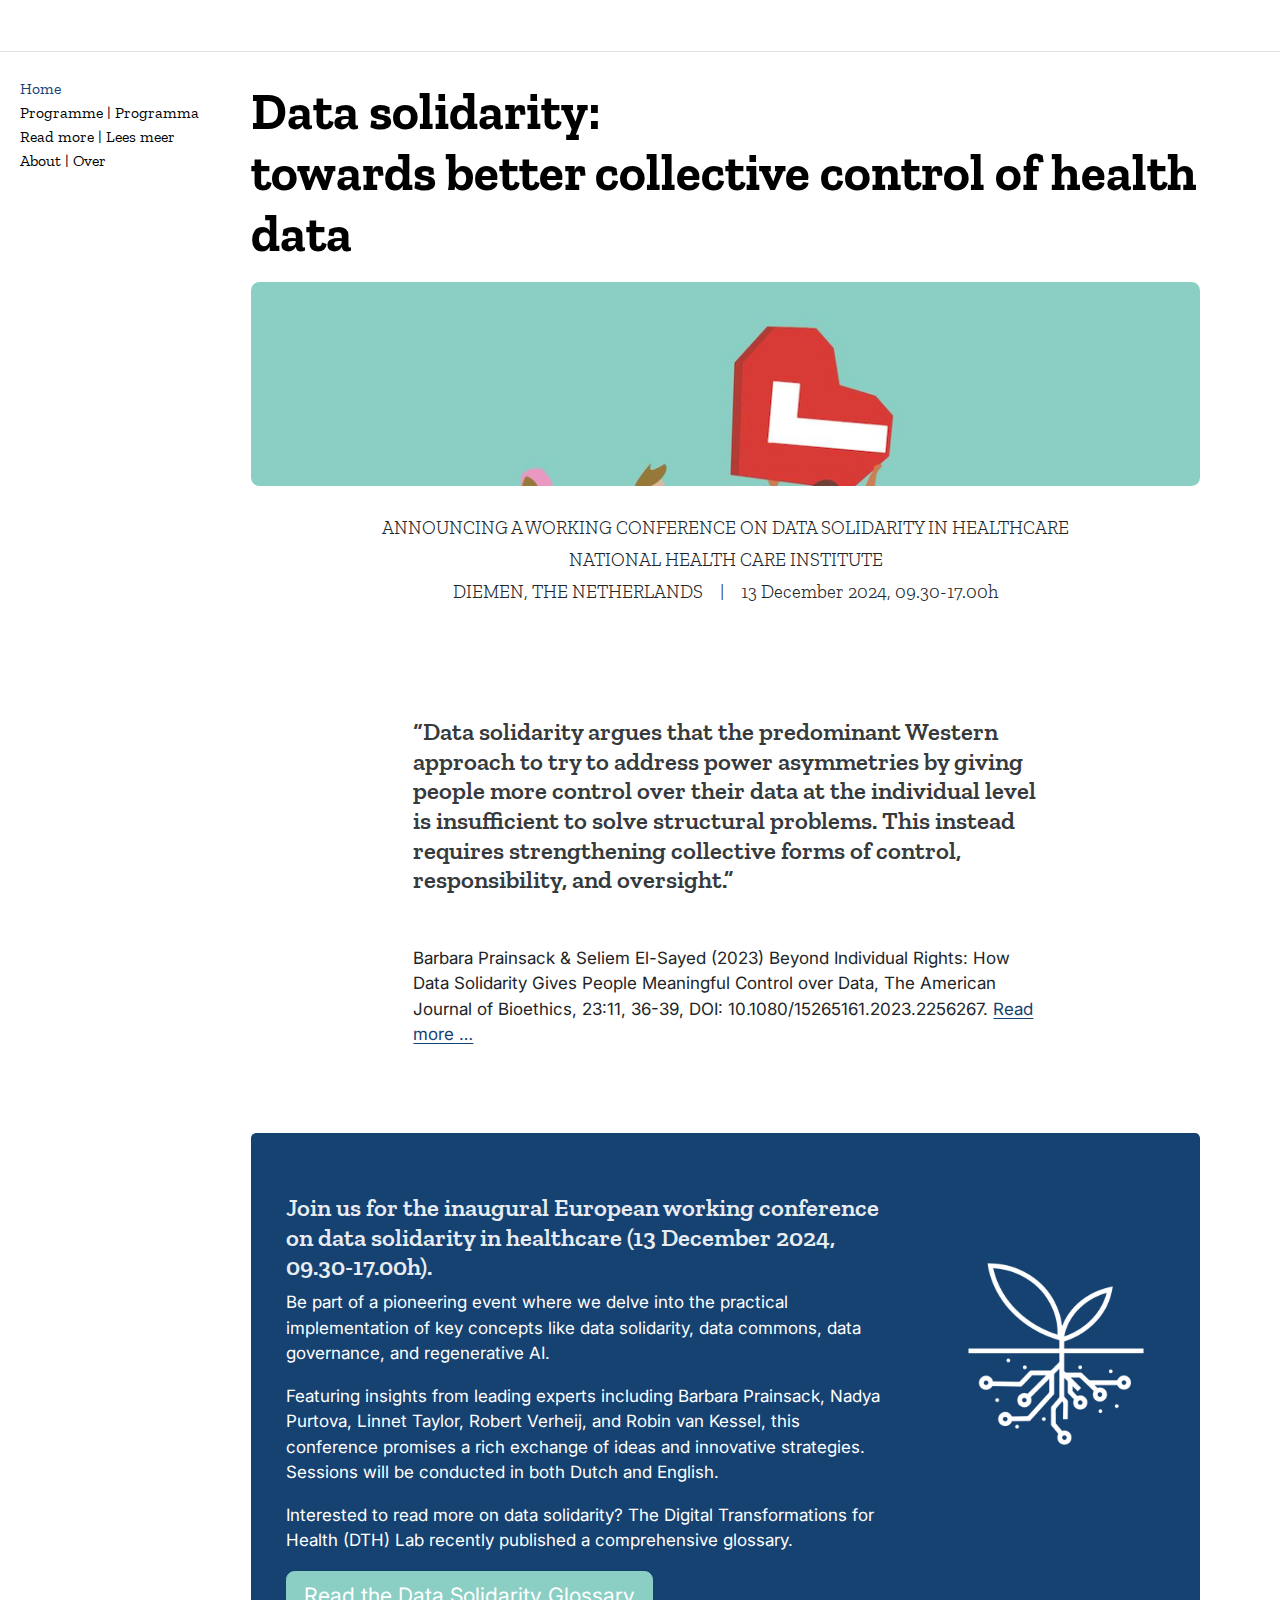
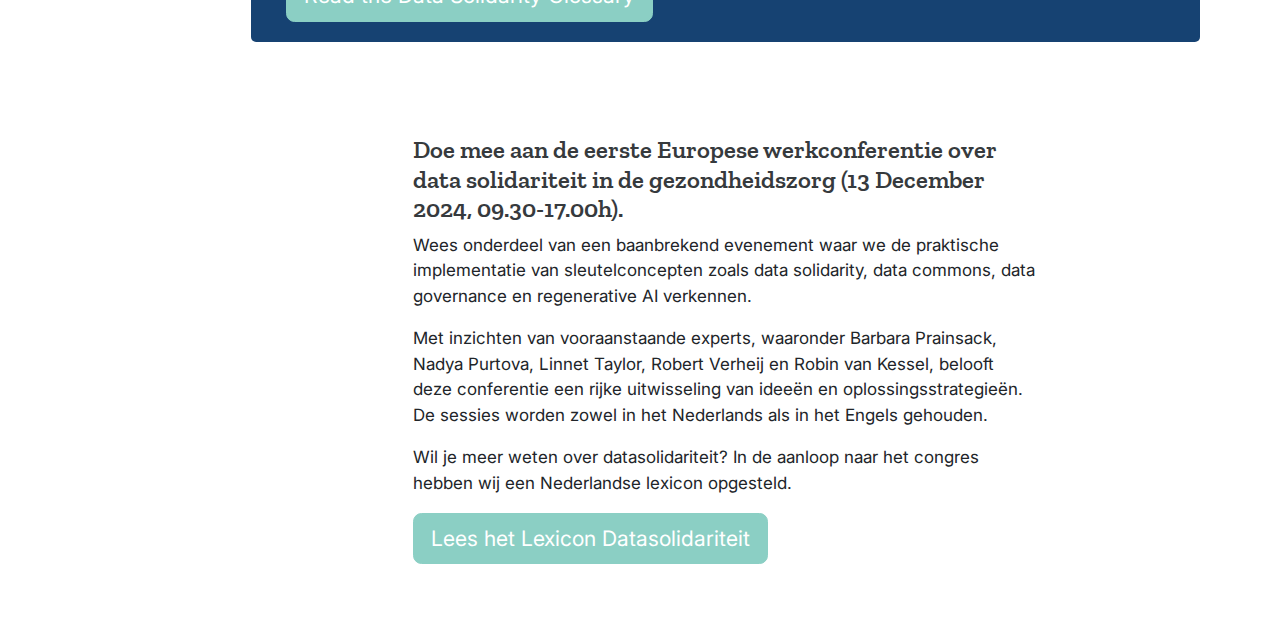
<file: index.html>
<!DOCTYPE html>
<html xmlns="http://www.w3.org/1999/xhtml" lang="en" xml:lang="en"><head>

<meta charset="utf-8">
<meta name="generator" content="quarto-1.6.39">

<meta name="viewport" content="width=device-width, initial-scale=1.0, user-scalable=yes">


<title>Data Solidarity</title>
<style>
code{white-space: pre-wrap;}
span.smallcaps{font-variant: small-caps;}
div.columns{display: flex; gap: min(4vw, 1.5em);}
div.column{flex: auto; overflow-x: auto;}
div.hanging-indent{margin-left: 1.5em; text-indent: -1.5em;}
ul.task-list{list-style: none;}
ul.task-list li input[type="checkbox"] {
  width: 0.8em;
  margin: 0 0.8em 0.2em -1em; /* quarto-specific, see https://github.com/quarto-dev/quarto-cli/issues/4556 */ 
  vertical-align: middle;
}
</style>


<script src="site_libs/quarto-nav/quarto-nav.js"></script>
<script src="site_libs/quarto-nav/headroom.min.js"></script>
<script src="site_libs/clipboard/clipboard.min.js"></script>
<script src="site_libs/quarto-html/quarto.js"></script>
<script src="site_libs/quarto-html/popper.min.js"></script>
<script src="site_libs/quarto-html/tippy.umd.min.js"></script>
<script src="site_libs/quarto-html/anchor.min.js"></script>
<link href="site_libs/quarto-html/tippy.css" rel="stylesheet">
<link href="site_libs/quarto-html/quarto-syntax-highlighting-cc6107df646ca5ad5b0f4c970cb58fb1.css" rel="stylesheet" id="quarto-text-highlighting-styles">
<script src="site_libs/bootstrap/bootstrap.min.js"></script>
<link href="site_libs/bootstrap/bootstrap-icons.css" rel="stylesheet">
<link href="site_libs/bootstrap/bootstrap-eade3ba8aba961550355ca47eac94d7b.min.css" rel="stylesheet" append-hash="true" id="quarto-bootstrap" data-mode="light">
<script id="quarto-search-options" type="application/json">{
  "language": {
    "search-no-results-text": "No results",
    "search-matching-documents-text": "matching documents",
    "search-copy-link-title": "Copy link to search",
    "search-hide-matches-text": "Hide additional matches",
    "search-more-match-text": "more match in this document",
    "search-more-matches-text": "more matches in this document",
    "search-clear-button-title": "Clear",
    "search-text-placeholder": "",
    "search-detached-cancel-button-title": "Cancel",
    "search-submit-button-title": "Submit",
    "search-label": "Search"
  }
}</script>


<link rel="stylesheet" href="styles.css">
</head>

<body class="nav-sidebar docked nav-fixed fullcontent">

<div id="quarto-search-results"></div>
  <header id="quarto-header" class="headroom fixed-top">
    <nav class="navbar navbar-expand-md " data-bs-theme="dark">
      <div class="navbar-container container-fluid">
        <div class="quarto-navbar-tools tools-end">
</div>
      </div> <!-- /container-fluid -->
    </nav>
  <nav class="quarto-secondary-nav">
    <div class="container-fluid d-flex">
      <button type="button" class="quarto-btn-toggle btn" data-bs-toggle="collapse" role="button" data-bs-target=".quarto-sidebar-collapse-item" aria-controls="quarto-sidebar" aria-expanded="false" aria-label="Toggle sidebar navigation" onclick="if (window.quartoToggleHeadroom) { window.quartoToggleHeadroom(); }">
        <i class="bi bi-layout-text-sidebar-reverse"></i>
      </button>
        <nav class="quarto-page-breadcrumbs" aria-label="breadcrumb"><ol class="breadcrumb"><li class="breadcrumb-item"><a href="./index.html">Home</a></li></ol></nav>
        <a class="flex-grow-1" role="navigation" data-bs-toggle="collapse" data-bs-target=".quarto-sidebar-collapse-item" aria-controls="quarto-sidebar" aria-expanded="false" aria-label="Toggle sidebar navigation" onclick="if (window.quartoToggleHeadroom) { window.quartoToggleHeadroom(); }">      
        </a>
    </div>
  </nav>
</header>
<!-- content -->
<div id="quarto-content" class="quarto-container page-columns page-rows-contents page-layout-article page-navbar">
<!-- sidebar -->
  <nav id="quarto-sidebar" class="sidebar collapse collapse-horizontal quarto-sidebar-collapse-item sidebar-navigation docked overflow-auto">
    <div class="sidebar-menu-container"> 
    <ul class="list-unstyled mt-1">
        <li class="sidebar-item">
  <div class="sidebar-item-container"> 
  <a href="./index.html" class="sidebar-item-text sidebar-link active">
 <span class="menu-text">Home</span></a>
  </div>
</li>
        <li class="sidebar-item">
  <div class="sidebar-item-container"> 
  <a href="./programma.html" class="sidebar-item-text sidebar-link">
 <span class="menu-text">Programme | Programma</span></a>
  </div>
</li>
        <li class="sidebar-item">
  <div class="sidebar-item-container"> 
  <a href="./more.html" class="sidebar-item-text sidebar-link">
 <span class="menu-text">Read more | Lees meer</span></a>
  </div>
</li>
        <li class="sidebar-item">
  <div class="sidebar-item-container"> 
  <a href="./about.html" class="sidebar-item-text sidebar-link">
 <span class="menu-text">About | Over</span></a>
  </div>
</li>
    </ul>
    </div>
</nav>
<div id="quarto-sidebar-glass" class="quarto-sidebar-collapse-item" data-bs-toggle="collapse" data-bs-target=".quarto-sidebar-collapse-item"></div>
<!-- margin-sidebar -->
    
<!-- main -->
<main class="content" id="quarto-document-content"><header id="title-block-header" class="quarto-title-block"><h1 class="display-5 fw-bold title display-7">Data solidarity:<br>towards better collective control of health data</h1></header>




<div class="p-5 mb-4 bg-light rounded-3 bgimg">
  <div class="container-fluid py-5">
    
  </div>
</div>
<p class="lead">
   <small class="text-hero">ANNOUNCING A WORKING CONFERENCE ON DATA SOLIDARITY IN HEALTHCARE<br>
   NATIONAL HEALTH CARE INSTITUTE<br>DIEMEN, THE NETHERLANDS   |   13 December 2024, 09.30-17.00h </small>
</p>
<style type="text/css">
.lead {
    font-family: "Zilla Slab";
    text-align: center;
}

.bgimg {
  background-image: url('./images/hero-smaller.png');
  Background-size: cover;
}
.hero-quote {
  font-family: "Zilla Slab";
  font-color: white;
  color: white;
}

.fw-bold {
  /* font-family: "Zilla Slab Highlight"; */
  font-style: bold !important;
  color: black !important;
}
</style>
<p><br><br></p>
<div class="grid">
<div class="g-col-2">

</div>
<section id="[base64].-this-instead-requires-strengthening-collective-forms-of-control-responsibility-and-oversight." class="level3 g-col-8">
<h3 class="anchored" data-anchor-id="[base64].-this-instead-requires-strengthening-collective-forms-of-control-responsibility-and-oversight.">“Data solidarity argues that the predominant Western approach to try to address power asymmetries by giving people more control over their data at the individual level is insufficient to solve structural problems. This instead requires strengthening collective forms of control, responsibility, and oversight.”</h3>
<p><br></p>
<p>Barbara Prainsack &amp; Seliem El-Sayed (2023) Beyond Individual Rights: How Data Solidarity Gives People Meaningful Control over Data, The American Journal of Bioethics, 23:11, 36-39, DOI: 10.1080/15265161.2023.2256267. <a href="./read-more/prainsack2023beyond.html">Read more …</a></p>
</section>
<div class="g-col-2">

</div>
</div>
<p><br><br></p>
<div id="light-grey-background">
<div class="grid">
<section id="join-us-for-the-inaugural-european-working-conference-on-data-solidarity-in-healthcare-13-december-2024-09.30-17.00h." class="level3 g-col-8">
<h3 class="anchored" data-anchor-id="join-us-for-the-inaugural-european-working-conference-on-data-solidarity-in-healthcare-13-december-2024-09.30-17.00h.">Join us for the inaugural European working conference on data solidarity in healthcare (13 December 2024, 09.30-17.00h).</h3>
<p>Be part of a pioneering event where we delve into the practical implementation of key concepts like data solidarity, data commons, data governance, and regenerative AI.</p>
<p>Featuring insights from leading experts including Barbara Prainsack, Nadya Purtova, Linnet Taylor, Robert Verheij, and Robin van Kessel, this conference promises a rich exchange of ideas and innovative strategies. Sessions will be conducted in both Dutch and English.</p>
<p>Interested to read more on data solidarity? The Digital Transformations for Health (DTH) Lab recently published a comprehensive glossary.</p>
<a href="https://dthlab.org/data-solidarity-glossary/" class="btn btn-primary btn-lg" type="button">Read the Data Solidarity Glossary</a>
</section>
<div class="g-col-4">
<p><br></p>
<p><img src="images/noun-generative-ai-inverse.png" class="img-fluid"></p>
</div>
</div>
</div>
<style>
#light-grey-background {
  padding-top: 35px;
  padding-bottom: 20px;
  padding-left: 35px;
  background-color: #164272;
  color: #ffffff;
  border-radius: .3rem !important;
}
#logo-board {
  padding-top: 20px;
  border-radius: .3rem !important;
  background-color: #ffffff;
}
</style>
<p><br><br></p>
<div class="grid">
<div class="g-col-2">

</div>
<section id="doe-mee-aan-de-eerste-europese-werkconferentie-over-data-solidariteit-in-de-gezondheidszorg-13-december-2024-09.30-17.00h." class="level3 g-col-8">
<h3 class="anchored" data-anchor-id="doe-mee-aan-de-eerste-europese-werkconferentie-over-data-solidariteit-in-de-gezondheidszorg-13-december-2024-09.30-17.00h.">Doe mee aan de eerste Europese werkconferentie over data solidariteit in de gezondheidszorg (13 December 2024, 09.30-17.00h).</h3>
<p>Wees onderdeel van een baanbrekend evenement waar we de praktische implementatie van sleutelconcepten zoals data solidarity, data commons, data governance en regenerative AI verkennen.</p>
<p>Met inzichten van vooraanstaande experts, waaronder Barbara Prainsack, Nadya Purtova, Linnet Taylor, Robert Verheij en Robin van Kessel, belooft deze conferentie een rijke uitwisseling van ideeën en oplossingsstrategieën. De sessies worden zowel in het Nederlands als in het Engels gehouden.</p>
<p>Wil je meer weten over datasolidariteit? In de aanloop naar het congres hebben wij een Nederlandse lexicon opgesteld.</p>
<a href="https://dthlab.org/wp-content/uploads/2024/12/Lexicon-Datasolidariteit-2024-%E2%80%93-Data-Solidarity-Glossary-Dutch-translation-Dec24.pdf" class="btn btn-primary btn-lg" type="button">Lees het Lexicon Datasolidariteit</a>
</section>
<div class="g-col-2">

</div>
</div>



</main> <!-- /main -->
<script id="quarto-html-after-body" type="application/javascript">
window.document.addEventListener("DOMContentLoaded", function (event) {
  const toggleBodyColorMode = (bsSheetEl) => {
    const mode = bsSheetEl.getAttribute("data-mode");
    const bodyEl = window.document.querySelector("body");
    if (mode === "dark") {
      bodyEl.classList.add("quarto-dark");
      bodyEl.classList.remove("quarto-light");
    } else {
      bodyEl.classList.add("quarto-light");
      bodyEl.classList.remove("quarto-dark");
    }
  }
  const toggleBodyColorPrimary = () => {
    const bsSheetEl = window.document.querySelector("link#quarto-bootstrap");
    if (bsSheetEl) {
      toggleBodyColorMode(bsSheetEl);
    }
  }
  toggleBodyColorPrimary();  
  const icon = "";
  const anchorJS = new window.AnchorJS();
  anchorJS.options = {
    placement: 'right',
    icon: icon
  };
  anchorJS.add('.anchored');
  const isCodeAnnotation = (el) => {
    for (const clz of el.classList) {
      if (clz.startsWith('code-annotation-')) {                     
        return true;
      }
    }
    return false;
  }
  const onCopySuccess = function(e) {
    // button target
    const button = e.trigger;
    // don't keep focus
    button.blur();
    // flash "checked"
    button.classList.add('code-copy-button-checked');
    var currentTitle = button.getAttribute("title");
    button.setAttribute("title", "Copied!");
    let tooltip;
    if (window.bootstrap) {
      button.setAttribute("data-bs-toggle", "tooltip");
      button.setAttribute("data-bs-placement", "left");
      button.setAttribute("data-bs-title", "Copied!");
      tooltip = new bootstrap.Tooltip(button, 
        { trigger: "manual", 
          customClass: "code-copy-button-tooltip",
          offset: [0, -8]});
      tooltip.show();    
    }
    setTimeout(function() {
      if (tooltip) {
        tooltip.hide();
        button.removeAttribute("data-bs-title");
        button.removeAttribute("data-bs-toggle");
        button.removeAttribute("data-bs-placement");
      }
      button.setAttribute("title", currentTitle);
      button.classList.remove('code-copy-button-checked');
    }, 1000);
    // clear code selection
    e.clearSelection();
  }
  const getTextToCopy = function(trigger) {
      const codeEl = trigger.previousElementSibling.cloneNode(true);
      for (const childEl of codeEl.children) {
        if (isCodeAnnotation(childEl)) {
          childEl.remove();
        }
      }
      return codeEl.innerText;
  }
  const clipboard = new window.ClipboardJS('.code-copy-button:not([data-in-quarto-modal])', {
    text: getTextToCopy
  });
  clipboard.on('success', onCopySuccess);
  if (window.document.getElementById('quarto-embedded-source-code-modal')) {
    const clipboardModal = new window.ClipboardJS('.code-copy-button[data-in-quarto-modal]', {
      text: getTextToCopy,
      container: window.document.getElementById('quarto-embedded-source-code-modal')
    });
    clipboardModal.on('success', onCopySuccess);
  }
    var localhostRegex = new RegExp(/^(?:http|https):\/\/localhost\:?[0-9]*\//);
    var mailtoRegex = new RegExp(/^mailto:/);
      var filterRegex = new RegExp("https:\/\/datasolidarity\.community");
    var isInternal = (href) => {
        return filterRegex.test(href) || localhostRegex.test(href) || mailtoRegex.test(href);
    }
    // Inspect non-navigation links and adorn them if external
 	var links = window.document.querySelectorAll('a[href]:not(.nav-link):not(.navbar-brand):not(.toc-action):not(.sidebar-link):not(.sidebar-item-toggle):not(.pagination-link):not(.no-external):not([aria-hidden]):not(.dropdown-item):not(.quarto-navigation-tool):not(.about-link)');
    for (var i=0; i<links.length; i++) {
      const link = links[i];
      if (!isInternal(link.href)) {
        // undo the damage that might have been done by quarto-nav.js in the case of
        // links that we want to consider external
        if (link.dataset.originalHref !== undefined) {
          link.href = link.dataset.originalHref;
        }
      }
    }
  function tippyHover(el, contentFn, onTriggerFn, onUntriggerFn) {
    const config = {
      allowHTML: true,
      maxWidth: 500,
      delay: 100,
      arrow: false,
      appendTo: function(el) {
          return el.parentElement;
      },
      interactive: true,
      interactiveBorder: 10,
      theme: 'quarto',
      placement: 'bottom-start',
    };
    if (contentFn) {
      config.content = contentFn;
    }
    if (onTriggerFn) {
      config.onTrigger = onTriggerFn;
    }
    if (onUntriggerFn) {
      config.onUntrigger = onUntriggerFn;
    }
    window.tippy(el, config); 
  }
  const noterefs = window.document.querySelectorAll('a[role="doc-noteref"]');
  for (var i=0; i<noterefs.length; i++) {
    const ref = noterefs[i];
    tippyHover(ref, function() {
      // use id or data attribute instead here
      let href = ref.getAttribute('data-footnote-href') || ref.getAttribute('href');
      try { href = new URL(href).hash; } catch {}
      const id = href.replace(/^#\/?/, "");
      const note = window.document.getElementById(id);
      if (note) {
        return note.innerHTML;
      } else {
        return "";
      }
    });
  }
  const xrefs = window.document.querySelectorAll('a.quarto-xref');
  const processXRef = (id, note) => {
    // Strip column container classes
    const stripColumnClz = (el) => {
      el.classList.remove("page-full", "page-columns");
      if (el.children) {
        for (const child of el.children) {
          stripColumnClz(child);
        }
      }
    }
    stripColumnClz(note)
    if (id === null || id.startsWith('sec-')) {
      // Special case sections, only their first couple elements
      const container = document.createElement("div");
      if (note.children && note.children.length > 2) {
        container.appendChild(note.children[0].cloneNode(true));
        for (let i = 1; i < note.children.length; i++) {
          const child = note.children[i];
          if (child.tagName === "P" && child.innerText === "") {
            continue;
          } else {
            container.appendChild(child.cloneNode(true));
            break;
          }
        }
        if (window.Quarto?.typesetMath) {
          window.Quarto.typesetMath(container);
        }
        return container.innerHTML
      } else {
        if (window.Quarto?.typesetMath) {
          window.Quarto.typesetMath(note);
        }
        return note.innerHTML;
      }
    } else {
      // Remove any anchor links if they are present
      const anchorLink = note.querySelector('a.anchorjs-link');
      if (anchorLink) {
        anchorLink.remove();
      }
      if (window.Quarto?.typesetMath) {
        window.Quarto.typesetMath(note);
      }
      if (note.classList.contains("callout")) {
        return note.outerHTML;
      } else {
        return note.innerHTML;
      }
    }
  }
  for (var i=0; i<xrefs.length; i++) {
    const xref = xrefs[i];
    tippyHover(xref, undefined, function(instance) {
      instance.disable();
      let url = xref.getAttribute('href');
      let hash = undefined; 
      if (url.startsWith('#')) {
        hash = url;
      } else {
        try { hash = new URL(url).hash; } catch {}
      }
      if (hash) {
        const id = hash.replace(/^#\/?/, "");
        const note = window.document.getElementById(id);
        if (note !== null) {
          try {
            const html = processXRef(id, note.cloneNode(true));
            instance.setContent(html);
          } finally {
            instance.enable();
            instance.show();
          }
        } else {
          // See if we can fetch this
          fetch(url.split('#')[0])
          .then(res => res.text())
          .then(html => {
            const parser = new DOMParser();
            const htmlDoc = parser.parseFromString(html, "text/html");
            const note = htmlDoc.getElementById(id);
            if (note !== null) {
              const html = processXRef(id, note);
              instance.setContent(html);
            } 
          }).finally(() => {
            instance.enable();
            instance.show();
          });
        }
      } else {
        // See if we can fetch a full url (with no hash to target)
        // This is a special case and we should probably do some content thinning / targeting
        fetch(url)
        .then(res => res.text())
        .then(html => {
          const parser = new DOMParser();
          const htmlDoc = parser.parseFromString(html, "text/html");
          const note = htmlDoc.querySelector('main.content');
          if (note !== null) {
            // This should only happen for chapter cross references
            // (since there is no id in the URL)
            // remove the first header
            if (note.children.length > 0 && note.children[0].tagName === "HEADER") {
              note.children[0].remove();
            }
            const html = processXRef(null, note);
            instance.setContent(html);
          } 
        }).finally(() => {
          instance.enable();
          instance.show();
        });
      }
    }, function(instance) {
    });
  }
      let selectedAnnoteEl;
      const selectorForAnnotation = ( cell, annotation) => {
        let cellAttr = 'data-code-cell="' + cell + '"';
        let lineAttr = 'data-code-annotation="' +  annotation + '"';
        const selector = 'span[' + cellAttr + '][' + lineAttr + ']';
        return selector;
      }
      const selectCodeLines = (annoteEl) => {
        const doc = window.document;
        const targetCell = annoteEl.getAttribute("data-target-cell");
        const targetAnnotation = annoteEl.getAttribute("data-target-annotation");
        const annoteSpan = window.document.querySelector(selectorForAnnotation(targetCell, targetAnnotation));
        const lines = annoteSpan.getAttribute("data-code-lines").split(",");
        const lineIds = lines.map((line) => {
          return targetCell + "-" + line;
        })
        let top = null;
        let height = null;
        let parent = null;
        if (lineIds.length > 0) {
            //compute the position of the single el (top and bottom and make a div)
            const el = window.document.getElementById(lineIds[0]);
            top = el.offsetTop;
            height = el.offsetHeight;
            parent = el.parentElement.parentElement;
          if (lineIds.length > 1) {
            const lastEl = window.document.getElementById(lineIds[lineIds.length - 1]);
            const bottom = lastEl.offsetTop + lastEl.offsetHeight;
            height = bottom - top;
          }
          if (top !== null && height !== null && parent !== null) {
            // cook up a div (if necessary) and position it 
            let div = window.document.getElementById("code-annotation-line-highlight");
            if (div === null) {
              div = window.document.createElement("div");
              div.setAttribute("id", "code-annotation-line-highlight");
              div.style.position = 'absolute';
              parent.appendChild(div);
            }
            div.style.top = top - 2 + "px";
            div.style.height = height + 4 + "px";
            div.style.left = 0;
            let gutterDiv = window.document.getElementById("code-annotation-line-highlight-gutter");
            if (gutterDiv === null) {
              gutterDiv = window.document.createElement("div");
              gutterDiv.setAttribute("id", "code-annotation-line-highlight-gutter");
              gutterDiv.style.position = 'absolute';
              const codeCell = window.document.getElementById(targetCell);
              const gutter = codeCell.querySelector('.code-annotation-gutter');
              gutter.appendChild(gutterDiv);
            }
            gutterDiv.style.top = top - 2 + "px";
            gutterDiv.style.height = height + 4 + "px";
          }
          selectedAnnoteEl = annoteEl;
        }
      };
      const unselectCodeLines = () => {
        const elementsIds = ["code-annotation-line-highlight", "code-annotation-line-highlight-gutter"];
        elementsIds.forEach((elId) => {
          const div = window.document.getElementById(elId);
          if (div) {
            div.remove();
          }
        });
        selectedAnnoteEl = undefined;
      };
        // Handle positioning of the toggle
    window.addEventListener(
      "resize",
      throttle(() => {
        elRect = undefined;
        if (selectedAnnoteEl) {
          selectCodeLines(selectedAnnoteEl);
        }
      }, 10)
    );
    function throttle(fn, ms) {
    let throttle = false;
    let timer;
      return (...args) => {
        if(!throttle) { // first call gets through
            fn.apply(this, args);
            throttle = true;
        } else { // all the others get throttled
            if(timer) clearTimeout(timer); // cancel #2
            timer = setTimeout(() => {
              fn.apply(this, args);
              timer = throttle = false;
            }, ms);
        }
      };
    }
      // Attach click handler to the DT
      const annoteDls = window.document.querySelectorAll('dt[data-target-cell]');
      for (const annoteDlNode of annoteDls) {
        annoteDlNode.addEventListener('click', (event) => {
          const clickedEl = event.target;
          if (clickedEl !== selectedAnnoteEl) {
            unselectCodeLines();
            const activeEl = window.document.querySelector('dt[data-target-cell].code-annotation-active');
            if (activeEl) {
              activeEl.classList.remove('code-annotation-active');
            }
            selectCodeLines(clickedEl);
            clickedEl.classList.add('code-annotation-active');
          } else {
            // Unselect the line
            unselectCodeLines();
            clickedEl.classList.remove('code-annotation-active');
          }
        });
      }
  const findCites = (el) => {
    const parentEl = el.parentElement;
    if (parentEl) {
      const cites = parentEl.dataset.cites;
      if (cites) {
        return {
          el,
          cites: cites.split(' ')
        };
      } else {
        return findCites(el.parentElement)
      }
    } else {
      return undefined;
    }
  };
  var bibliorefs = window.document.querySelectorAll('a[role="doc-biblioref"]');
  for (var i=0; i<bibliorefs.length; i++) {
    const ref = bibliorefs[i];
    const citeInfo = findCites(ref);
    if (citeInfo) {
      tippyHover(citeInfo.el, function() {
        var popup = window.document.createElement('div');
        citeInfo.cites.forEach(function(cite) {
          var citeDiv = window.document.createElement('div');
          citeDiv.classList.add('hanging-indent');
          citeDiv.classList.add('csl-entry');
          var biblioDiv = window.document.getElementById('ref-' + cite);
          if (biblioDiv) {
            citeDiv.innerHTML = biblioDiv.innerHTML;
          }
          popup.appendChild(citeDiv);
        });
        return popup.innerHTML;
      });
    }
  }
});
</script>
</div> <!-- /content -->




</body></html>
</file>
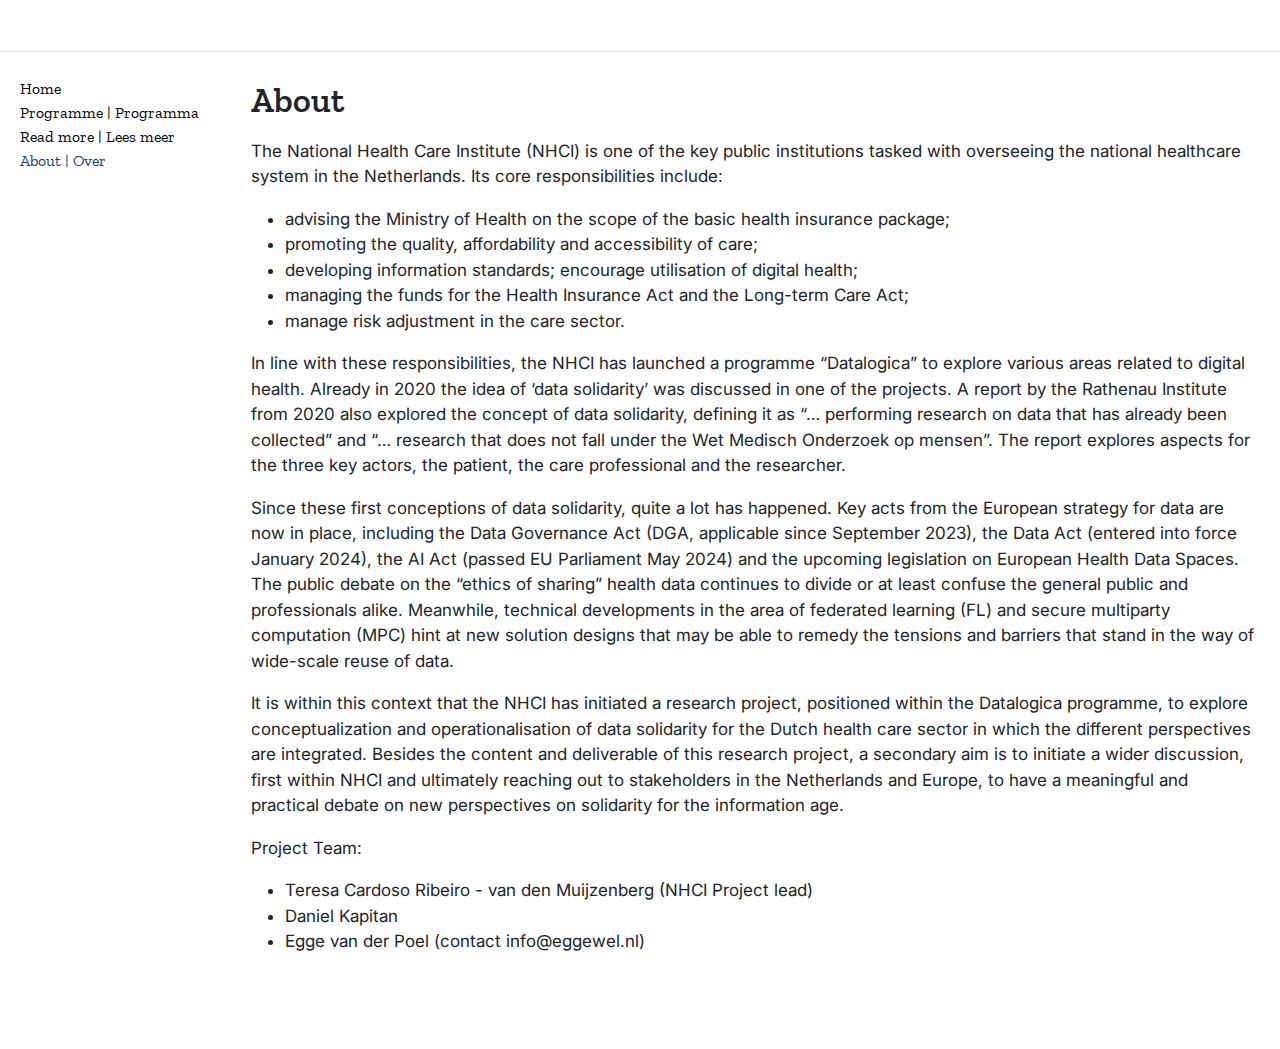
<file: about.html>
<!DOCTYPE html>
<html xmlns="http://www.w3.org/1999/xhtml" lang="en" xml:lang="en"><head>

<meta charset="utf-8">
<meta name="generator" content="quarto-1.6.39">

<meta name="viewport" content="width=device-width, initial-scale=1.0, user-scalable=yes">


<title>About – Data Solidarity</title>
<style>
code{white-space: pre-wrap;}
span.smallcaps{font-variant: small-caps;}
div.columns{display: flex; gap: min(4vw, 1.5em);}
div.column{flex: auto; overflow-x: auto;}
div.hanging-indent{margin-left: 1.5em; text-indent: -1.5em;}
ul.task-list{list-style: none;}
ul.task-list li input[type="checkbox"] {
  width: 0.8em;
  margin: 0 0.8em 0.2em -1em; /* quarto-specific, see https://github.com/quarto-dev/quarto-cli/issues/4556 */ 
  vertical-align: middle;
}
</style>


<script src="site_libs/quarto-nav/quarto-nav.js"></script>
<script src="site_libs/quarto-nav/headroom.min.js"></script>
<script src="site_libs/clipboard/clipboard.min.js"></script>
<script src="site_libs/quarto-html/quarto.js"></script>
<script src="site_libs/quarto-html/popper.min.js"></script>
<script src="site_libs/quarto-html/tippy.umd.min.js"></script>
<script src="site_libs/quarto-html/anchor.min.js"></script>
<link href="site_libs/quarto-html/tippy.css" rel="stylesheet">
<link href="site_libs/quarto-html/quarto-syntax-highlighting-cc6107df646ca5ad5b0f4c970cb58fb1.css" rel="stylesheet" id="quarto-text-highlighting-styles">
<script src="site_libs/bootstrap/bootstrap.min.js"></script>
<link href="site_libs/bootstrap/bootstrap-icons.css" rel="stylesheet">
<link href="site_libs/bootstrap/bootstrap-eade3ba8aba961550355ca47eac94d7b.min.css" rel="stylesheet" append-hash="true" id="quarto-bootstrap" data-mode="light">
<script id="quarto-search-options" type="application/json">{
  "language": {
    "search-no-results-text": "No results",
    "search-matching-documents-text": "matching documents",
    "search-copy-link-title": "Copy link to search",
    "search-hide-matches-text": "Hide additional matches",
    "search-more-match-text": "more match in this document",
    "search-more-matches-text": "more matches in this document",
    "search-clear-button-title": "Clear",
    "search-text-placeholder": "",
    "search-detached-cancel-button-title": "Cancel",
    "search-submit-button-title": "Submit",
    "search-label": "Search"
  }
}</script>


<link rel="stylesheet" href="styles.css">
</head>

<body class="nav-sidebar docked nav-fixed">

<div id="quarto-search-results"></div>
  <header id="quarto-header" class="headroom fixed-top">
    <nav class="navbar navbar-expand-md " data-bs-theme="dark">
      <div class="navbar-container container-fluid">
        <div class="quarto-navbar-tools tools-end">
</div>
      </div> <!-- /container-fluid -->
    </nav>
  <nav class="quarto-secondary-nav">
    <div class="container-fluid d-flex">
      <button type="button" class="quarto-btn-toggle btn" data-bs-toggle="collapse" role="button" data-bs-target=".quarto-sidebar-collapse-item" aria-controls="quarto-sidebar" aria-expanded="false" aria-label="Toggle sidebar navigation" onclick="if (window.quartoToggleHeadroom) { window.quartoToggleHeadroom(); }">
        <i class="bi bi-layout-text-sidebar-reverse"></i>
      </button>
        <nav class="quarto-page-breadcrumbs" aria-label="breadcrumb"><ol class="breadcrumb"><li class="breadcrumb-item"><a href="./about.html">About | Over</a></li></ol></nav>
        <a class="flex-grow-1" role="navigation" data-bs-toggle="collapse" data-bs-target=".quarto-sidebar-collapse-item" aria-controls="quarto-sidebar" aria-expanded="false" aria-label="Toggle sidebar navigation" onclick="if (window.quartoToggleHeadroom) { window.quartoToggleHeadroom(); }">      
        </a>
    </div>
  </nav>
</header>
<!-- content -->
<div id="quarto-content" class="quarto-container page-columns page-rows-contents page-layout-full page-navbar">
<!-- sidebar -->
  <nav id="quarto-sidebar" class="sidebar collapse collapse-horizontal quarto-sidebar-collapse-item sidebar-navigation docked overflow-auto">
    <div class="sidebar-menu-container"> 
    <ul class="list-unstyled mt-1">
        <li class="sidebar-item">
  <div class="sidebar-item-container"> 
  <a href="./index.html" class="sidebar-item-text sidebar-link">
 <span class="menu-text">Home</span></a>
  </div>
</li>
        <li class="sidebar-item">
  <div class="sidebar-item-container"> 
  <a href="./programma.html" class="sidebar-item-text sidebar-link">
 <span class="menu-text">Programme | Programma</span></a>
  </div>
</li>
        <li class="sidebar-item">
  <div class="sidebar-item-container"> 
  <a href="./more.html" class="sidebar-item-text sidebar-link">
 <span class="menu-text">Read more | Lees meer</span></a>
  </div>
</li>
        <li class="sidebar-item">
  <div class="sidebar-item-container"> 
  <a href="./about.html" class="sidebar-item-text sidebar-link active">
 <span class="menu-text">About | Over</span></a>
  </div>
</li>
    </ul>
    </div>
</nav>
<div id="quarto-sidebar-glass" class="quarto-sidebar-collapse-item" data-bs-toggle="collapse" data-bs-target=".quarto-sidebar-collapse-item"></div>
<!-- margin-sidebar -->
    
<!-- main -->
<main class="content column-page-right" id="quarto-document-content">

<header id="title-block-header" class="quarto-title-block default">
<div class="quarto-title">
<h1 class="title">About</h1>
</div>



<div class="quarto-title-meta column-page-right">

    
  
    
  </div>
  


</header>


<p>The National Health Care Institute (NHCI) is one of the key public institutions tasked with overseeing the national healthcare system in the Netherlands. Its core responsibilities include:</p>
<ul>
<li>advising the Ministry of Health on the scope of the basic health insurance package;</li>
<li>promoting the quality, affordability and accessibility of care;</li>
<li>developing information standards; encourage utilisation of digital health;</li>
<li>managing the funds for the Health Insurance Act and the Long-term Care Act;</li>
<li>manage risk adjustment in the care sector.</li>
</ul>
<p>In line with these responsibilities, the NHCI has launched a programme “Datalogica” to explore various areas related to digital health. Already in 2020 the idea of ‘data solidarity’ was discussed in one of the projects. A report by the Rathenau Institute from 2020 also explored the concept of data solidarity, defining it as “… performing research on data that has already been collected” and “… research that does not fall under the Wet Medisch Onderzoek op mensen”. The report explores aspects for the three key actors, the patient, the care professional and the researcher.</p>
<p>Since these first conceptions of data solidarity, quite a lot has happened. Key acts from the European strategy for data are now in place, including the Data Governance Act (DGA, applicable since September 2023), the Data Act (entered into force January 2024), the AI Act (passed EU Parliament May 2024) and the upcoming legislation on European Health Data Spaces. The public debate on the “ethics of sharing” health data continues to divide or at least confuse the general public and professionals alike. Meanwhile, technical developments in the area of federated learning (FL) and secure multiparty computation (MPC) hint at new solution designs that may be able to remedy the tensions and barriers that stand in the way of wide-scale reuse of data.</p>
<p>It is within this context that the NHCI has initiated a research project, positioned within the Datalogica programme, to explore conceptualization and operationalisation of data solidarity for the Dutch health care sector in which the different perspectives are integrated. Besides the content and deliverable of this research project, a secondary aim is to initiate a wider discussion, first within NHCI and ultimately reaching out to stakeholders in the Netherlands and Europe, to have a meaningful and practical debate on new perspectives on solidarity for the information age.</p>
<p>Project Team:</p>
<ul>
<li>Teresa Cardoso Ribeiro - van den Muijzenberg (NHCI Project lead)</li>
<li>Daniel Kapitan</li>
<li>Egge van der Poel (contact info@eggewel.nl)</li>
</ul>



</main> <!-- /main -->
<script id="quarto-html-after-body" type="application/javascript">
window.document.addEventListener("DOMContentLoaded", function (event) {
  const toggleBodyColorMode = (bsSheetEl) => {
    const mode = bsSheetEl.getAttribute("data-mode");
    const bodyEl = window.document.querySelector("body");
    if (mode === "dark") {
      bodyEl.classList.add("quarto-dark");
      bodyEl.classList.remove("quarto-light");
    } else {
      bodyEl.classList.add("quarto-light");
      bodyEl.classList.remove("quarto-dark");
    }
  }
  const toggleBodyColorPrimary = () => {
    const bsSheetEl = window.document.querySelector("link#quarto-bootstrap");
    if (bsSheetEl) {
      toggleBodyColorMode(bsSheetEl);
    }
  }
  toggleBodyColorPrimary();  
  const icon = "";
  const anchorJS = new window.AnchorJS();
  anchorJS.options = {
    placement: 'right',
    icon: icon
  };
  anchorJS.add('.anchored');
  const isCodeAnnotation = (el) => {
    for (const clz of el.classList) {
      if (clz.startsWith('code-annotation-')) {                     
        return true;
      }
    }
    return false;
  }
  const onCopySuccess = function(e) {
    // button target
    const button = e.trigger;
    // don't keep focus
    button.blur();
    // flash "checked"
    button.classList.add('code-copy-button-checked');
    var currentTitle = button.getAttribute("title");
    button.setAttribute("title", "Copied!");
    let tooltip;
    if (window.bootstrap) {
      button.setAttribute("data-bs-toggle", "tooltip");
      button.setAttribute("data-bs-placement", "left");
      button.setAttribute("data-bs-title", "Copied!");
      tooltip = new bootstrap.Tooltip(button, 
        { trigger: "manual", 
          customClass: "code-copy-button-tooltip",
          offset: [0, -8]});
      tooltip.show();    
    }
    setTimeout(function() {
      if (tooltip) {
        tooltip.hide();
        button.removeAttribute("data-bs-title");
        button.removeAttribute("data-bs-toggle");
        button.removeAttribute("data-bs-placement");
      }
      button.setAttribute("title", currentTitle);
      button.classList.remove('code-copy-button-checked');
    }, 1000);
    // clear code selection
    e.clearSelection();
  }
  const getTextToCopy = function(trigger) {
      const codeEl = trigger.previousElementSibling.cloneNode(true);
      for (const childEl of codeEl.children) {
        if (isCodeAnnotation(childEl)) {
          childEl.remove();
        }
      }
      return codeEl.innerText;
  }
  const clipboard = new window.ClipboardJS('.code-copy-button:not([data-in-quarto-modal])', {
    text: getTextToCopy
  });
  clipboard.on('success', onCopySuccess);
  if (window.document.getElementById('quarto-embedded-source-code-modal')) {
    const clipboardModal = new window.ClipboardJS('.code-copy-button[data-in-quarto-modal]', {
      text: getTextToCopy,
      container: window.document.getElementById('quarto-embedded-source-code-modal')
    });
    clipboardModal.on('success', onCopySuccess);
  }
    var localhostRegex = new RegExp(/^(?:http|https):\/\/localhost\:?[0-9]*\//);
    var mailtoRegex = new RegExp(/^mailto:/);
      var filterRegex = new RegExp("https:\/\/datasolidarity\.community");
    var isInternal = (href) => {
        return filterRegex.test(href) || localhostRegex.test(href) || mailtoRegex.test(href);
    }
    // Inspect non-navigation links and adorn them if external
 	var links = window.document.querySelectorAll('a[href]:not(.nav-link):not(.navbar-brand):not(.toc-action):not(.sidebar-link):not(.sidebar-item-toggle):not(.pagination-link):not(.no-external):not([aria-hidden]):not(.dropdown-item):not(.quarto-navigation-tool):not(.about-link)');
    for (var i=0; i<links.length; i++) {
      const link = links[i];
      if (!isInternal(link.href)) {
        // undo the damage that might have been done by quarto-nav.js in the case of
        // links that we want to consider external
        if (link.dataset.originalHref !== undefined) {
          link.href = link.dataset.originalHref;
        }
      }
    }
  function tippyHover(el, contentFn, onTriggerFn, onUntriggerFn) {
    const config = {
      allowHTML: true,
      maxWidth: 500,
      delay: 100,
      arrow: false,
      appendTo: function(el) {
          return el.parentElement;
      },
      interactive: true,
      interactiveBorder: 10,
      theme: 'quarto',
      placement: 'bottom-start',
    };
    if (contentFn) {
      config.content = contentFn;
    }
    if (onTriggerFn) {
      config.onTrigger = onTriggerFn;
    }
    if (onUntriggerFn) {
      config.onUntrigger = onUntriggerFn;
    }
    window.tippy(el, config); 
  }
  const noterefs = window.document.querySelectorAll('a[role="doc-noteref"]');
  for (var i=0; i<noterefs.length; i++) {
    const ref = noterefs[i];
    tippyHover(ref, function() {
      // use id or data attribute instead here
      let href = ref.getAttribute('data-footnote-href') || ref.getAttribute('href');
      try { href = new URL(href).hash; } catch {}
      const id = href.replace(/^#\/?/, "");
      const note = window.document.getElementById(id);
      if (note) {
        return note.innerHTML;
      } else {
        return "";
      }
    });
  }
  const xrefs = window.document.querySelectorAll('a.quarto-xref');
  const processXRef = (id, note) => {
    // Strip column container classes
    const stripColumnClz = (el) => {
      el.classList.remove("page-full", "page-columns");
      if (el.children) {
        for (const child of el.children) {
          stripColumnClz(child);
        }
      }
    }
    stripColumnClz(note)
    if (id === null || id.startsWith('sec-')) {
      // Special case sections, only their first couple elements
      const container = document.createElement("div");
      if (note.children && note.children.length > 2) {
        container.appendChild(note.children[0].cloneNode(true));
        for (let i = 1; i < note.children.length; i++) {
          const child = note.children[i];
          if (child.tagName === "P" && child.innerText === "") {
            continue;
          } else {
            container.appendChild(child.cloneNode(true));
            break;
          }
        }
        if (window.Quarto?.typesetMath) {
          window.Quarto.typesetMath(container);
        }
        return container.innerHTML
      } else {
        if (window.Quarto?.typesetMath) {
          window.Quarto.typesetMath(note);
        }
        return note.innerHTML;
      }
    } else {
      // Remove any anchor links if they are present
      const anchorLink = note.querySelector('a.anchorjs-link');
      if (anchorLink) {
        anchorLink.remove();
      }
      if (window.Quarto?.typesetMath) {
        window.Quarto.typesetMath(note);
      }
      if (note.classList.contains("callout")) {
        return note.outerHTML;
      } else {
        return note.innerHTML;
      }
    }
  }
  for (var i=0; i<xrefs.length; i++) {
    const xref = xrefs[i];
    tippyHover(xref, undefined, function(instance) {
      instance.disable();
      let url = xref.getAttribute('href');
      let hash = undefined; 
      if (url.startsWith('#')) {
        hash = url;
      } else {
        try { hash = new URL(url).hash; } catch {}
      }
      if (hash) {
        const id = hash.replace(/^#\/?/, "");
        const note = window.document.getElementById(id);
        if (note !== null) {
          try {
            const html = processXRef(id, note.cloneNode(true));
            instance.setContent(html);
          } finally {
            instance.enable();
            instance.show();
          }
        } else {
          // See if we can fetch this
          fetch(url.split('#')[0])
          .then(res => res.text())
          .then(html => {
            const parser = new DOMParser();
            const htmlDoc = parser.parseFromString(html, "text/html");
            const note = htmlDoc.getElementById(id);
            if (note !== null) {
              const html = processXRef(id, note);
              instance.setContent(html);
            } 
          }).finally(() => {
            instance.enable();
            instance.show();
          });
        }
      } else {
        // See if we can fetch a full url (with no hash to target)
        // This is a special case and we should probably do some content thinning / targeting
        fetch(url)
        .then(res => res.text())
        .then(html => {
          const parser = new DOMParser();
          const htmlDoc = parser.parseFromString(html, "text/html");
          const note = htmlDoc.querySelector('main.content');
          if (note !== null) {
            // This should only happen for chapter cross references
            // (since there is no id in the URL)
            // remove the first header
            if (note.children.length > 0 && note.children[0].tagName === "HEADER") {
              note.children[0].remove();
            }
            const html = processXRef(null, note);
            instance.setContent(html);
          } 
        }).finally(() => {
          instance.enable();
          instance.show();
        });
      }
    }, function(instance) {
    });
  }
      let selectedAnnoteEl;
      const selectorForAnnotation = ( cell, annotation) => {
        let cellAttr = 'data-code-cell="' + cell + '"';
        let lineAttr = 'data-code-annotation="' +  annotation + '"';
        const selector = 'span[' + cellAttr + '][' + lineAttr + ']';
        return selector;
      }
      const selectCodeLines = (annoteEl) => {
        const doc = window.document;
        const targetCell = annoteEl.getAttribute("data-target-cell");
        const targetAnnotation = annoteEl.getAttribute("data-target-annotation");
        const annoteSpan = window.document.querySelector(selectorForAnnotation(targetCell, targetAnnotation));
        const lines = annoteSpan.getAttribute("data-code-lines").split(",");
        const lineIds = lines.map((line) => {
          return targetCell + "-" + line;
        })
        let top = null;
        let height = null;
        let parent = null;
        if (lineIds.length > 0) {
            //compute the position of the single el (top and bottom and make a div)
            const el = window.document.getElementById(lineIds[0]);
            top = el.offsetTop;
            height = el.offsetHeight;
            parent = el.parentElement.parentElement;
          if (lineIds.length > 1) {
            const lastEl = window.document.getElementById(lineIds[lineIds.length - 1]);
            const bottom = lastEl.offsetTop + lastEl.offsetHeight;
            height = bottom - top;
          }
          if (top !== null && height !== null && parent !== null) {
            // cook up a div (if necessary) and position it 
            let div = window.document.getElementById("code-annotation-line-highlight");
            if (div === null) {
              div = window.document.createElement("div");
              div.setAttribute("id", "code-annotation-line-highlight");
              div.style.position = 'absolute';
              parent.appendChild(div);
            }
            div.style.top = top - 2 + "px";
            div.style.height = height + 4 + "px";
            div.style.left = 0;
            let gutterDiv = window.document.getElementById("code-annotation-line-highlight-gutter");
            if (gutterDiv === null) {
              gutterDiv = window.document.createElement("div");
              gutterDiv.setAttribute("id", "code-annotation-line-highlight-gutter");
              gutterDiv.style.position = 'absolute';
              const codeCell = window.document.getElementById(targetCell);
              const gutter = codeCell.querySelector('.code-annotation-gutter');
              gutter.appendChild(gutterDiv);
            }
            gutterDiv.style.top = top - 2 + "px";
            gutterDiv.style.height = height + 4 + "px";
          }
          selectedAnnoteEl = annoteEl;
        }
      };
      const unselectCodeLines = () => {
        const elementsIds = ["code-annotation-line-highlight", "code-annotation-line-highlight-gutter"];
        elementsIds.forEach((elId) => {
          const div = window.document.getElementById(elId);
          if (div) {
            div.remove();
          }
        });
        selectedAnnoteEl = undefined;
      };
        // Handle positioning of the toggle
    window.addEventListener(
      "resize",
      throttle(() => {
        elRect = undefined;
        if (selectedAnnoteEl) {
          selectCodeLines(selectedAnnoteEl);
        }
      }, 10)
    );
    function throttle(fn, ms) {
    let throttle = false;
    let timer;
      return (...args) => {
        if(!throttle) { // first call gets through
            fn.apply(this, args);
            throttle = true;
        } else { // all the others get throttled
            if(timer) clearTimeout(timer); // cancel #2
            timer = setTimeout(() => {
              fn.apply(this, args);
              timer = throttle = false;
            }, ms);
        }
      };
    }
      // Attach click handler to the DT
      const annoteDls = window.document.querySelectorAll('dt[data-target-cell]');
      for (const annoteDlNode of annoteDls) {
        annoteDlNode.addEventListener('click', (event) => {
          const clickedEl = event.target;
          if (clickedEl !== selectedAnnoteEl) {
            unselectCodeLines();
            const activeEl = window.document.querySelector('dt[data-target-cell].code-annotation-active');
            if (activeEl) {
              activeEl.classList.remove('code-annotation-active');
            }
            selectCodeLines(clickedEl);
            clickedEl.classList.add('code-annotation-active');
          } else {
            // Unselect the line
            unselectCodeLines();
            clickedEl.classList.remove('code-annotation-active');
          }
        });
      }
  const findCites = (el) => {
    const parentEl = el.parentElement;
    if (parentEl) {
      const cites = parentEl.dataset.cites;
      if (cites) {
        return {
          el,
          cites: cites.split(' ')
        };
      } else {
        return findCites(el.parentElement)
      }
    } else {
      return undefined;
    }
  };
  var bibliorefs = window.document.querySelectorAll('a[role="doc-biblioref"]');
  for (var i=0; i<bibliorefs.length; i++) {
    const ref = bibliorefs[i];
    const citeInfo = findCites(ref);
    if (citeInfo) {
      tippyHover(citeInfo.el, function() {
        var popup = window.document.createElement('div');
        citeInfo.cites.forEach(function(cite) {
          var citeDiv = window.document.createElement('div');
          citeDiv.classList.add('hanging-indent');
          citeDiv.classList.add('csl-entry');
          var biblioDiv = window.document.getElementById('ref-' + cite);
          if (biblioDiv) {
            citeDiv.innerHTML = biblioDiv.innerHTML;
          }
          popup.appendChild(citeDiv);
        });
        return popup.innerHTML;
      });
    }
  }
});
</script>
</div> <!-- /content -->




</body></html>
</file>
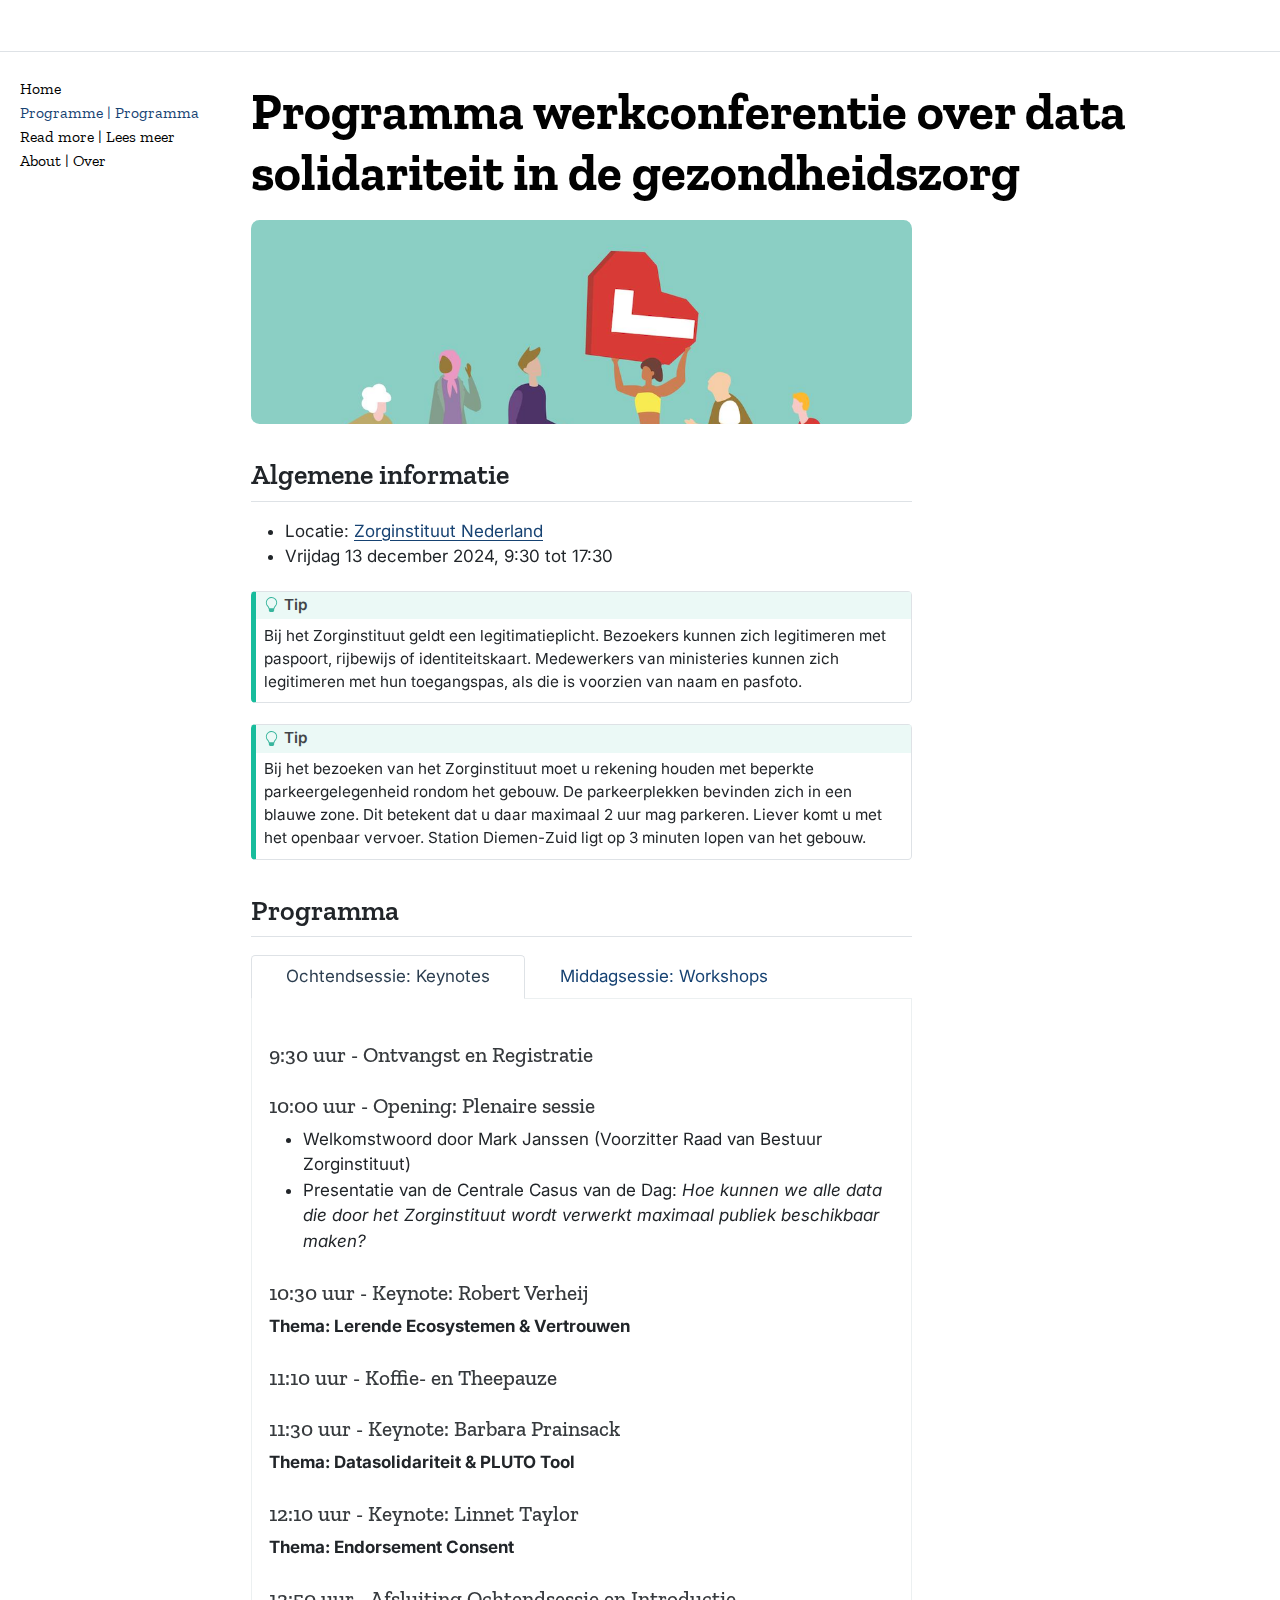
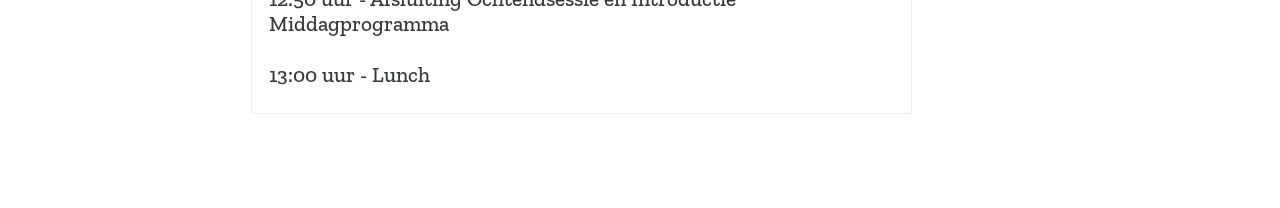
<file: programma.html>
<!DOCTYPE html>
<html xmlns="http://www.w3.org/1999/xhtml" lang="en" xml:lang="en"><head>

<meta charset="utf-8">
<meta name="generator" content="quarto-1.6.39">

<meta name="viewport" content="width=device-width, initial-scale=1.0, user-scalable=yes">


<title>programma – Data Solidarity</title>
<style>
code{white-space: pre-wrap;}
span.smallcaps{font-variant: small-caps;}
div.columns{display: flex; gap: min(4vw, 1.5em);}
div.column{flex: auto; overflow-x: auto;}
div.hanging-indent{margin-left: 1.5em; text-indent: -1.5em;}
ul.task-list{list-style: none;}
ul.task-list li input[type="checkbox"] {
  width: 0.8em;
  margin: 0 0.8em 0.2em -1em; /* quarto-specific, see https://github.com/quarto-dev/quarto-cli/issues/4556 */ 
  vertical-align: middle;
}
</style>


<script src="site_libs/quarto-nav/quarto-nav.js"></script>
<script src="site_libs/quarto-nav/headroom.min.js"></script>
<script src="site_libs/clipboard/clipboard.min.js"></script>
<script src="site_libs/quarto-html/quarto.js"></script>
<script src="site_libs/quarto-html/popper.min.js"></script>
<script src="site_libs/quarto-html/tippy.umd.min.js"></script>
<script src="site_libs/quarto-html/anchor.min.js"></script>
<link href="site_libs/quarto-html/tippy.css" rel="stylesheet">
<link href="site_libs/quarto-html/quarto-syntax-highlighting-cc6107df646ca5ad5b0f4c970cb58fb1.css" rel="stylesheet" id="quarto-text-highlighting-styles">
<script src="site_libs/bootstrap/bootstrap.min.js"></script>
<link href="site_libs/bootstrap/bootstrap-icons.css" rel="stylesheet">
<link href="site_libs/bootstrap/bootstrap-eade3ba8aba961550355ca47eac94d7b.min.css" rel="stylesheet" append-hash="true" id="quarto-bootstrap" data-mode="light">
<script id="quarto-search-options" type="application/json">{
  "language": {
    "search-no-results-text": "No results",
    "search-matching-documents-text": "matching documents",
    "search-copy-link-title": "Copy link to search",
    "search-hide-matches-text": "Hide additional matches",
    "search-more-match-text": "more match in this document",
    "search-more-matches-text": "more matches in this document",
    "search-clear-button-title": "Clear",
    "search-text-placeholder": "",
    "search-detached-cancel-button-title": "Cancel",
    "search-submit-button-title": "Submit",
    "search-label": "Search"
  }
}</script>


<link rel="stylesheet" href="styles.css">
</head>

<body class="nav-sidebar docked nav-fixed">

<div id="quarto-search-results"></div>
  <header id="quarto-header" class="headroom fixed-top">
    <nav class="navbar navbar-expand-md " data-bs-theme="dark">
      <div class="navbar-container container-fluid">
        <div class="quarto-navbar-tools tools-end">
</div>
      </div> <!-- /container-fluid -->
    </nav>
  <nav class="quarto-secondary-nav">
    <div class="container-fluid d-flex">
      <button type="button" class="quarto-btn-toggle btn" data-bs-toggle="collapse" role="button" data-bs-target=".quarto-sidebar-collapse-item" aria-controls="quarto-sidebar" aria-expanded="false" aria-label="Toggle sidebar navigation" onclick="if (window.quartoToggleHeadroom) { window.quartoToggleHeadroom(); }">
        <i class="bi bi-layout-text-sidebar-reverse"></i>
      </button>
        <nav class="quarto-page-breadcrumbs" aria-label="breadcrumb"><ol class="breadcrumb"><li class="breadcrumb-item"><a href="./programma.html">Programme | Programma</a></li></ol></nav>
        <a class="flex-grow-1" role="navigation" data-bs-toggle="collapse" data-bs-target=".quarto-sidebar-collapse-item" aria-controls="quarto-sidebar" aria-expanded="false" aria-label="Toggle sidebar navigation" onclick="if (window.quartoToggleHeadroom) { window.quartoToggleHeadroom(); }">      
        </a>
    </div>
  </nav>
</header>
<!-- content -->
<div id="quarto-content" class="quarto-container page-columns page-rows-contents page-layout-full page-navbar">
<!-- sidebar -->
  <nav id="quarto-sidebar" class="sidebar collapse collapse-horizontal quarto-sidebar-collapse-item sidebar-navigation docked overflow-auto">
    <div class="sidebar-menu-container"> 
    <ul class="list-unstyled mt-1">
        <li class="sidebar-item">
  <div class="sidebar-item-container"> 
  <a href="./index.html" class="sidebar-item-text sidebar-link">
 <span class="menu-text">Home</span></a>
  </div>
</li>
        <li class="sidebar-item">
  <div class="sidebar-item-container"> 
  <a href="./programma.html" class="sidebar-item-text sidebar-link active">
 <span class="menu-text">Programme | Programma</span></a>
  </div>
</li>
        <li class="sidebar-item">
  <div class="sidebar-item-container"> 
  <a href="./more.html" class="sidebar-item-text sidebar-link">
 <span class="menu-text">Read more | Lees meer</span></a>
  </div>
</li>
        <li class="sidebar-item">
  <div class="sidebar-item-container"> 
  <a href="./about.html" class="sidebar-item-text sidebar-link">
 <span class="menu-text">About | Over</span></a>
  </div>
</li>
    </ul>
    </div>
</nav>
<div id="quarto-sidebar-glass" class="quarto-sidebar-collapse-item" data-bs-toggle="collapse" data-bs-target=".quarto-sidebar-collapse-item"></div>
<!-- margin-sidebar -->
    
<!-- main -->
<main class="content column-page-right" id="quarto-document-content"><header id="title-block-header" class="quarto-title-block"><h1 class="display-5 fw-bold title display-7">Programma werkconferentie over data solidariteit in de gezondheidszorg<br></h1></header>




<div class="grid">
<div class="g-col-8">
<div class="p-5 mb-4 bg-light rounded-3 bgimg">
  <div class="container-fluid py-5">
    
  </div>
</div>
<style type="text/css">
.lead {
    font-family: "Zilla Slab";
    text-align: center;
}

.bgimg {
  background-image: url('./images/hero-smaller.png');
  Background-size: cover;
}
.hero-quote {
  font-family: "Zilla Slab";
  font-color: white;
  color: white;
}

.fw-bold {
  /* font-family: "Zilla Slab Highlight"; */
  font-style: bold !important;
  color: black !important;
}
</style>
<section id="algemene-informatie" class="level2">
<h2 class="anchored" data-anchor-id="algemene-informatie">Algemene informatie</h2>
<ul>
<li>Locatie: <a href="https://maps.app.goo.gl/sqD5QUrPw8mLS5fN7">Zorginstituut Nederland</a></li>
<li>Vrijdag 13 december 2024, 9:30 tot 17:30</li>
</ul>
<div class="callout callout-style-default callout-tip callout-titled">
<div class="callout-header d-flex align-content-center">
<div class="callout-icon-container">
<i class="callout-icon"></i>
</div>
<div class="callout-title-container flex-fill">
Tip
</div>
</div>
<div class="callout-body-container callout-body">
<p>Bij het Zorginstituut geldt een legitimatieplicht. Bezoekers kunnen zich legitimeren met paspoort, rijbewijs of identiteitskaart. Medewerkers van ministeries kunnen zich legitimeren met hun toegangspas, als die is voorzien van naam en pasfoto.</p>
</div>
</div>
<div class="callout callout-style-default callout-tip callout-titled">
<div class="callout-header d-flex align-content-center">
<div class="callout-icon-container">
<i class="callout-icon"></i>
</div>
<div class="callout-title-container flex-fill">
Tip
</div>
</div>
<div class="callout-body-container callout-body">
<p>Bij het bezoeken van het Zorginstituut moet u rekening houden met beperkte parkeergelegenheid rondom het gebouw. De parkeerplekken bevinden zich in een blauwe zone. Dit betekent dat u daar maximaal 2 uur mag parkeren. Liever komt u met het openbaar vervoer. Station Diemen-Zuid ligt op 3 minuten lopen van het gebouw.</p>
</div>
</div>
</section>
<section id="programma" class="level2">
<h2 class="anchored" data-anchor-id="programma">Programma</h2>
<div class="tabset-margin-container"></div><div class="panel-tabset">
<ul class="nav nav-tabs" role="tablist"><li class="nav-item" role="presentation"><a class="nav-link active" id="tabset-1-1-tab" data-bs-toggle="tab" data-bs-target="#tabset-1-1" role="tab" aria-controls="tabset-1-1" aria-selected="true">Ochtendsessie: Keynotes</a></li><li class="nav-item" role="presentation"><a class="nav-link" id="tabset-1-2-tab" data-bs-toggle="tab" data-bs-target="#tabset-1-2" role="tab" aria-controls="tabset-1-2" aria-selected="false">Middagsessie: Workshops</a></li></ul>
<div class="tab-content">
<div id="tabset-1-1" class="tab-pane active" role="tabpanel" aria-labelledby="tabset-1-1-tab">
<section id="uur---ontvangst-en-registratie" class="level4">
<h4 class="anchored" data-anchor-id="uur---ontvangst-en-registratie">9:30 uur - Ontvangst en Registratie</h4>
</section>
<section id="uur---opening-plenaire-sessie" class="level4">
<h4 class="anchored" data-anchor-id="uur---opening-plenaire-sessie">10:00 uur - Opening: Plenaire sessie</h4>
<ul>
<li>Welkomstwoord door Mark Janssen (Voorzitter Raad van Bestuur Zorginstituut)</li>
<li>Presentatie van de Centrale Casus van de Dag: <em>Hoe kunnen we alle data die door het Zorginstituut wordt verwerkt maximaal publiek beschikbaar maken?</em></li>
</ul>
</section>
<section id="uur---keynote-robert-verheij" class="level4">
<h4 class="anchored" data-anchor-id="uur---keynote-robert-verheij">10:30 uur - Keynote: Robert Verheij</h4>
<p><strong>Thema: Lerende Ecosystemen &amp; Vertrouwen</strong></p>
</section>
<section id="uur---koffie--en-theepauze" class="level4">
<h4 class="anchored" data-anchor-id="uur---koffie--en-theepauze">11:10 uur - Koffie- en Theepauze</h4>
</section>
<section id="uur---keynote-barbara-prainsack" class="level4">
<h4 class="anchored" data-anchor-id="uur---keynote-barbara-prainsack">11:30 uur - Keynote: Barbara Prainsack</h4>
<p><strong>Thema: Datasolidariteit &amp; PLUTO Tool</strong></p>
</section>
<section id="uur---keynote-linnet-taylor" class="level4">
<h4 class="anchored" data-anchor-id="uur---keynote-linnet-taylor">12:10 uur - Keynote: Linnet Taylor</h4>
<p><strong>Thema: Endorsement Consent</strong></p>
</section>
<section id="uur---afsluiting-ochtendsessie-en-introductie-middagprogramma" class="level4">
<h4 class="anchored" data-anchor-id="uur---afsluiting-ochtendsessie-en-introductie-middagprogramma">12:50 uur - Afsluiting Ochtendsessie en Introductie Middagprogramma</h4>
</section>
<section id="uur---lunch" class="level4">
<h4 class="anchored" data-anchor-id="uur---lunch">13:00 uur - Lunch</h4>
</section>
</div>
<div id="tabset-1-2" class="tab-pane" role="tabpanel" aria-labelledby="tabset-1-2-tab">
<p><strong>14:00 - 16:00 uur - Thematische Workshops gebaseerd op Centrale Casus</strong></p>
<section id="workshop-a-lerend-ecosysteem" class="level4">
<h4 class="anchored" data-anchor-id="workshop-a-lerend-ecosysteem">Workshop A: Lerend Ecosysteem</h4>
<p>Speciaal aandachtspunt: Samenwerking tussen Publieke en Private Partijen</p>
<ul>
<li>Sprekers: Robert Verheij, Robin van Kessel</li>
<li>Facilitator: Egge van der Poel</li>
</ul>
</section>
<section id="workshop-b-datasolidariteit" class="level4">
<h4 class="anchored" data-anchor-id="workshop-b-datasolidariteit">Workshop B: Datasolidariteit</h4>
<p>Speciaal aandachtspunt: Implementatie en Evaluatie van de PLUTO Tool</p>
<ul>
<li>Sprekers: Barbara Prainsack, Nadya Purtova</li>
<li>Facilitator: Daniel Kapitan</li>
</ul>
</section>
<section id="workshop-c-endorsement-consent" class="level4">
<h4 class="anchored" data-anchor-id="workshop-c-endorsement-consent">Workshop C: Endorsement Consent</h4>
<p>Speciaal aandachtspunt: Vraagstukken rondom Grondslagen en Governance</p>
<ul>
<li>Sprekers: Linnet Taylor, Antoinette Vlieger</li>
<li>Facilitator: Teresa Cardoso Ribeiro - Van den Muijzenberg</li>
</ul>
</section>
<section id="uur---plenaire-terugkoppeling-en-finale-wrap-up" class="level4">
<h4 class="anchored" data-anchor-id="uur---plenaire-terugkoppeling-en-finale-wrap-up">16:00 uur - Plenaire Terugkoppeling en Finale Wrap-up</h4>
</section>
<section id="uur-netwerkborrel" class="level4">
<h4 class="anchored" data-anchor-id="uur-netwerkborrel">16:45 uur – Netwerkborrel</h4>
</section>
<section id="uur---einde" class="level4">
<h4 class="anchored" data-anchor-id="uur---einde">17:30 uur - Einde</h4>
</section>
</div>
</div>
</div>
</section>
</div>
<div class="g-col-4">

</div>
</div>



</main> <!-- /main -->
<script id="quarto-html-after-body" type="application/javascript">
window.document.addEventListener("DOMContentLoaded", function (event) {
  const toggleBodyColorMode = (bsSheetEl) => {
    const mode = bsSheetEl.getAttribute("data-mode");
    const bodyEl = window.document.querySelector("body");
    if (mode === "dark") {
      bodyEl.classList.add("quarto-dark");
      bodyEl.classList.remove("quarto-light");
    } else {
      bodyEl.classList.add("quarto-light");
      bodyEl.classList.remove("quarto-dark");
    }
  }
  const toggleBodyColorPrimary = () => {
    const bsSheetEl = window.document.querySelector("link#quarto-bootstrap");
    if (bsSheetEl) {
      toggleBodyColorMode(bsSheetEl);
    }
  }
  toggleBodyColorPrimary();  
  const icon = "";
  const anchorJS = new window.AnchorJS();
  anchorJS.options = {
    placement: 'right',
    icon: icon
  };
  anchorJS.add('.anchored');
  const isCodeAnnotation = (el) => {
    for (const clz of el.classList) {
      if (clz.startsWith('code-annotation-')) {                     
        return true;
      }
    }
    return false;
  }
  const onCopySuccess = function(e) {
    // button target
    const button = e.trigger;
    // don't keep focus
    button.blur();
    // flash "checked"
    button.classList.add('code-copy-button-checked');
    var currentTitle = button.getAttribute("title");
    button.setAttribute("title", "Copied!");
    let tooltip;
    if (window.bootstrap) {
      button.setAttribute("data-bs-toggle", "tooltip");
      button.setAttribute("data-bs-placement", "left");
      button.setAttribute("data-bs-title", "Copied!");
      tooltip = new bootstrap.Tooltip(button, 
        { trigger: "manual", 
          customClass: "code-copy-button-tooltip",
          offset: [0, -8]});
      tooltip.show();    
    }
    setTimeout(function() {
      if (tooltip) {
        tooltip.hide();
        button.removeAttribute("data-bs-title");
        button.removeAttribute("data-bs-toggle");
        button.removeAttribute("data-bs-placement");
      }
      button.setAttribute("title", currentTitle);
      button.classList.remove('code-copy-button-checked');
    }, 1000);
    // clear code selection
    e.clearSelection();
  }
  const getTextToCopy = function(trigger) {
      const codeEl = trigger.previousElementSibling.cloneNode(true);
      for (const childEl of codeEl.children) {
        if (isCodeAnnotation(childEl)) {
          childEl.remove();
        }
      }
      return codeEl.innerText;
  }
  const clipboard = new window.ClipboardJS('.code-copy-button:not([data-in-quarto-modal])', {
    text: getTextToCopy
  });
  clipboard.on('success', onCopySuccess);
  if (window.document.getElementById('quarto-embedded-source-code-modal')) {
    const clipboardModal = new window.ClipboardJS('.code-copy-button[data-in-quarto-modal]', {
      text: getTextToCopy,
      container: window.document.getElementById('quarto-embedded-source-code-modal')
    });
    clipboardModal.on('success', onCopySuccess);
  }
    var localhostRegex = new RegExp(/^(?:http|https):\/\/localhost\:?[0-9]*\//);
    var mailtoRegex = new RegExp(/^mailto:/);
      var filterRegex = new RegExp("https:\/\/datasolidarity\.community");
    var isInternal = (href) => {
        return filterRegex.test(href) || localhostRegex.test(href) || mailtoRegex.test(href);
    }
    // Inspect non-navigation links and adorn them if external
 	var links = window.document.querySelectorAll('a[href]:not(.nav-link):not(.navbar-brand):not(.toc-action):not(.sidebar-link):not(.sidebar-item-toggle):not(.pagination-link):not(.no-external):not([aria-hidden]):not(.dropdown-item):not(.quarto-navigation-tool):not(.about-link)');
    for (var i=0; i<links.length; i++) {
      const link = links[i];
      if (!isInternal(link.href)) {
        // undo the damage that might have been done by quarto-nav.js in the case of
        // links that we want to consider external
        if (link.dataset.originalHref !== undefined) {
          link.href = link.dataset.originalHref;
        }
      }
    }
  function tippyHover(el, contentFn, onTriggerFn, onUntriggerFn) {
    const config = {
      allowHTML: true,
      maxWidth: 500,
      delay: 100,
      arrow: false,
      appendTo: function(el) {
          return el.parentElement;
      },
      interactive: true,
      interactiveBorder: 10,
      theme: 'quarto',
      placement: 'bottom-start',
    };
    if (contentFn) {
      config.content = contentFn;
    }
    if (onTriggerFn) {
      config.onTrigger = onTriggerFn;
    }
    if (onUntriggerFn) {
      config.onUntrigger = onUntriggerFn;
    }
    window.tippy(el, config); 
  }
  const noterefs = window.document.querySelectorAll('a[role="doc-noteref"]');
  for (var i=0; i<noterefs.length; i++) {
    const ref = noterefs[i];
    tippyHover(ref, function() {
      // use id or data attribute instead here
      let href = ref.getAttribute('data-footnote-href') || ref.getAttribute('href');
      try { href = new URL(href).hash; } catch {}
      const id = href.replace(/^#\/?/, "");
      const note = window.document.getElementById(id);
      if (note) {
        return note.innerHTML;
      } else {
        return "";
      }
    });
  }
  const xrefs = window.document.querySelectorAll('a.quarto-xref');
  const processXRef = (id, note) => {
    // Strip column container classes
    const stripColumnClz = (el) => {
      el.classList.remove("page-full", "page-columns");
      if (el.children) {
        for (const child of el.children) {
          stripColumnClz(child);
        }
      }
    }
    stripColumnClz(note)
    if (id === null || id.startsWith('sec-')) {
      // Special case sections, only their first couple elements
      const container = document.createElement("div");
      if (note.children && note.children.length > 2) {
        container.appendChild(note.children[0].cloneNode(true));
        for (let i = 1; i < note.children.length; i++) {
          const child = note.children[i];
          if (child.tagName === "P" && child.innerText === "") {
            continue;
          } else {
            container.appendChild(child.cloneNode(true));
            break;
          }
        }
        if (window.Quarto?.typesetMath) {
          window.Quarto.typesetMath(container);
        }
        return container.innerHTML
      } else {
        if (window.Quarto?.typesetMath) {
          window.Quarto.typesetMath(note);
        }
        return note.innerHTML;
      }
    } else {
      // Remove any anchor links if they are present
      const anchorLink = note.querySelector('a.anchorjs-link');
      if (anchorLink) {
        anchorLink.remove();
      }
      if (window.Quarto?.typesetMath) {
        window.Quarto.typesetMath(note);
      }
      if (note.classList.contains("callout")) {
        return note.outerHTML;
      } else {
        return note.innerHTML;
      }
    }
  }
  for (var i=0; i<xrefs.length; i++) {
    const xref = xrefs[i];
    tippyHover(xref, undefined, function(instance) {
      instance.disable();
      let url = xref.getAttribute('href');
      let hash = undefined; 
      if (url.startsWith('#')) {
        hash = url;
      } else {
        try { hash = new URL(url).hash; } catch {}
      }
      if (hash) {
        const id = hash.replace(/^#\/?/, "");
        const note = window.document.getElementById(id);
        if (note !== null) {
          try {
            const html = processXRef(id, note.cloneNode(true));
            instance.setContent(html);
          } finally {
            instance.enable();
            instance.show();
          }
        } else {
          // See if we can fetch this
          fetch(url.split('#')[0])
          .then(res => res.text())
          .then(html => {
            const parser = new DOMParser();
            const htmlDoc = parser.parseFromString(html, "text/html");
            const note = htmlDoc.getElementById(id);
            if (note !== null) {
              const html = processXRef(id, note);
              instance.setContent(html);
            } 
          }).finally(() => {
            instance.enable();
            instance.show();
          });
        }
      } else {
        // See if we can fetch a full url (with no hash to target)
        // This is a special case and we should probably do some content thinning / targeting
        fetch(url)
        .then(res => res.text())
        .then(html => {
          const parser = new DOMParser();
          const htmlDoc = parser.parseFromString(html, "text/html");
          const note = htmlDoc.querySelector('main.content');
          if (note !== null) {
            // This should only happen for chapter cross references
            // (since there is no id in the URL)
            // remove the first header
            if (note.children.length > 0 && note.children[0].tagName === "HEADER") {
              note.children[0].remove();
            }
            const html = processXRef(null, note);
            instance.setContent(html);
          } 
        }).finally(() => {
          instance.enable();
          instance.show();
        });
      }
    }, function(instance) {
    });
  }
      let selectedAnnoteEl;
      const selectorForAnnotation = ( cell, annotation) => {
        let cellAttr = 'data-code-cell="' + cell + '"';
        let lineAttr = 'data-code-annotation="' +  annotation + '"';
        const selector = 'span[' + cellAttr + '][' + lineAttr + ']';
        return selector;
      }
      const selectCodeLines = (annoteEl) => {
        const doc = window.document;
        const targetCell = annoteEl.getAttribute("data-target-cell");
        const targetAnnotation = annoteEl.getAttribute("data-target-annotation");
        const annoteSpan = window.document.querySelector(selectorForAnnotation(targetCell, targetAnnotation));
        const lines = annoteSpan.getAttribute("data-code-lines").split(",");
        const lineIds = lines.map((line) => {
          return targetCell + "-" + line;
        })
        let top = null;
        let height = null;
        let parent = null;
        if (lineIds.length > 0) {
            //compute the position of the single el (top and bottom and make a div)
            const el = window.document.getElementById(lineIds[0]);
            top = el.offsetTop;
            height = el.offsetHeight;
            parent = el.parentElement.parentElement;
          if (lineIds.length > 1) {
            const lastEl = window.document.getElementById(lineIds[lineIds.length - 1]);
            const bottom = lastEl.offsetTop + lastEl.offsetHeight;
            height = bottom - top;
          }
          if (top !== null && height !== null && parent !== null) {
            // cook up a div (if necessary) and position it 
            let div = window.document.getElementById("code-annotation-line-highlight");
            if (div === null) {
              div = window.document.createElement("div");
              div.setAttribute("id", "code-annotation-line-highlight");
              div.style.position = 'absolute';
              parent.appendChild(div);
            }
            div.style.top = top - 2 + "px";
            div.style.height = height + 4 + "px";
            div.style.left = 0;
            let gutterDiv = window.document.getElementById("code-annotation-line-highlight-gutter");
            if (gutterDiv === null) {
              gutterDiv = window.document.createElement("div");
              gutterDiv.setAttribute("id", "code-annotation-line-highlight-gutter");
              gutterDiv.style.position = 'absolute';
              const codeCell = window.document.getElementById(targetCell);
              const gutter = codeCell.querySelector('.code-annotation-gutter');
              gutter.appendChild(gutterDiv);
            }
            gutterDiv.style.top = top - 2 + "px";
            gutterDiv.style.height = height + 4 + "px";
          }
          selectedAnnoteEl = annoteEl;
        }
      };
      const unselectCodeLines = () => {
        const elementsIds = ["code-annotation-line-highlight", "code-annotation-line-highlight-gutter"];
        elementsIds.forEach((elId) => {
          const div = window.document.getElementById(elId);
          if (div) {
            div.remove();
          }
        });
        selectedAnnoteEl = undefined;
      };
        // Handle positioning of the toggle
    window.addEventListener(
      "resize",
      throttle(() => {
        elRect = undefined;
        if (selectedAnnoteEl) {
          selectCodeLines(selectedAnnoteEl);
        }
      }, 10)
    );
    function throttle(fn, ms) {
    let throttle = false;
    let timer;
      return (...args) => {
        if(!throttle) { // first call gets through
            fn.apply(this, args);
            throttle = true;
        } else { // all the others get throttled
            if(timer) clearTimeout(timer); // cancel #2
            timer = setTimeout(() => {
              fn.apply(this, args);
              timer = throttle = false;
            }, ms);
        }
      };
    }
      // Attach click handler to the DT
      const annoteDls = window.document.querySelectorAll('dt[data-target-cell]');
      for (const annoteDlNode of annoteDls) {
        annoteDlNode.addEventListener('click', (event) => {
          const clickedEl = event.target;
          if (clickedEl !== selectedAnnoteEl) {
            unselectCodeLines();
            const activeEl = window.document.querySelector('dt[data-target-cell].code-annotation-active');
            if (activeEl) {
              activeEl.classList.remove('code-annotation-active');
            }
            selectCodeLines(clickedEl);
            clickedEl.classList.add('code-annotation-active');
          } else {
            // Unselect the line
            unselectCodeLines();
            clickedEl.classList.remove('code-annotation-active');
          }
        });
      }
  const findCites = (el) => {
    const parentEl = el.parentElement;
    if (parentEl) {
      const cites = parentEl.dataset.cites;
      if (cites) {
        return {
          el,
          cites: cites.split(' ')
        };
      } else {
        return findCites(el.parentElement)
      }
    } else {
      return undefined;
    }
  };
  var bibliorefs = window.document.querySelectorAll('a[role="doc-biblioref"]');
  for (var i=0; i<bibliorefs.length; i++) {
    const ref = bibliorefs[i];
    const citeInfo = findCites(ref);
    if (citeInfo) {
      tippyHover(citeInfo.el, function() {
        var popup = window.document.createElement('div');
        citeInfo.cites.forEach(function(cite) {
          var citeDiv = window.document.createElement('div');
          citeDiv.classList.add('hanging-indent');
          citeDiv.classList.add('csl-entry');
          var biblioDiv = window.document.getElementById('ref-' + cite);
          if (biblioDiv) {
            citeDiv.innerHTML = biblioDiv.innerHTML;
          }
          popup.appendChild(citeDiv);
        });
        return popup.innerHTML;
      });
    }
  }
});
</script>
</div> <!-- /content -->




</body></html>
</file>
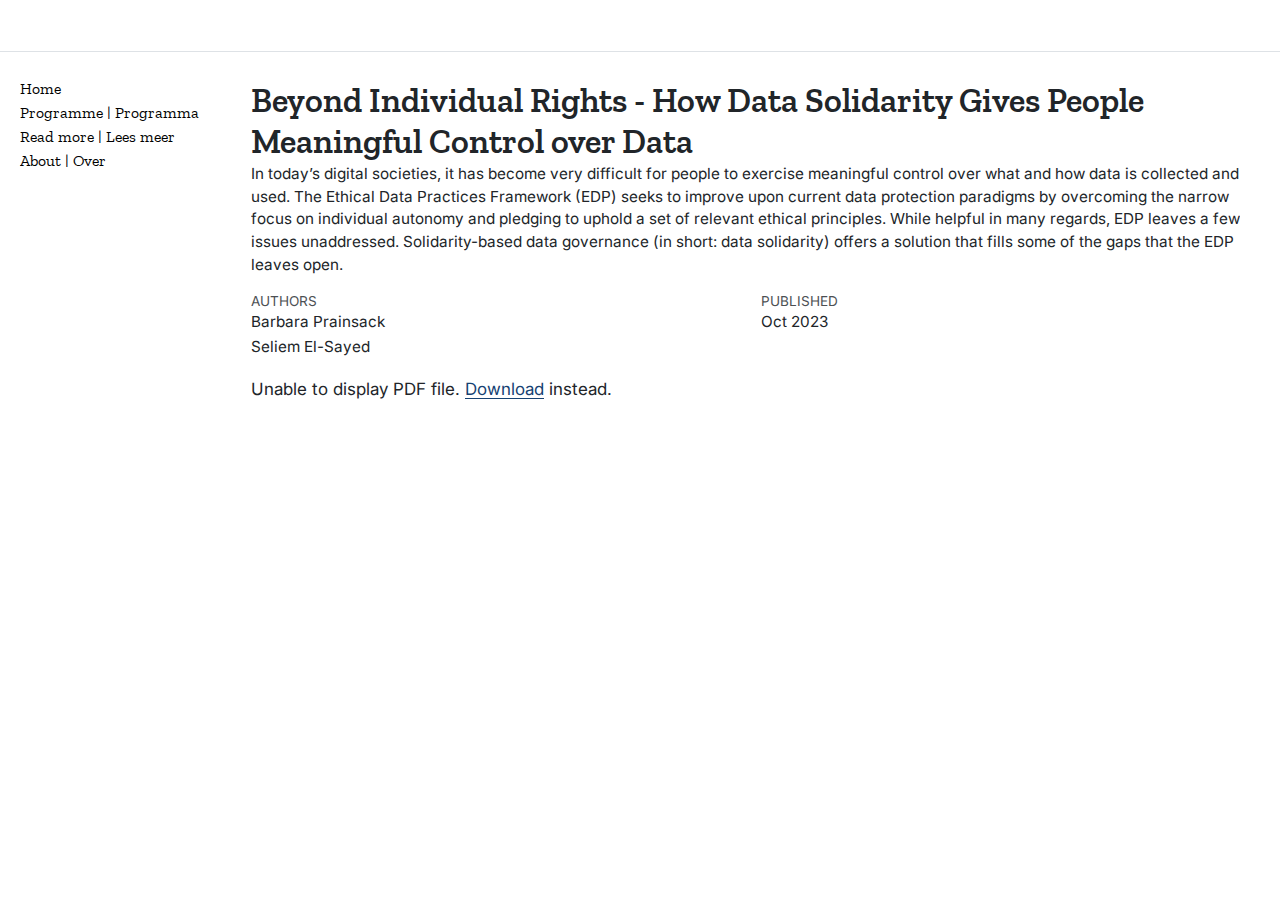
<file: read-more/prainsack2023beyond.html>
<!DOCTYPE html>
<html xmlns="http://www.w3.org/1999/xhtml" lang="en" xml:lang="en"><head>

<meta charset="utf-8">
<meta name="generator" content="quarto-1.6.39">

<meta name="viewport" content="width=device-width, initial-scale=1.0, user-scalable=yes">

<meta name="author" content="Barbara Prainsack">
<meta name="author" content="Seliem El-Sayed">
<meta name="description" content="In today’s digital societies, it has become very difficult for people to exercise meaningful control over what and how data is collected and used. The Ethical Data Practices Framework (EDP) seeks to improve upon current data protection paradigms by overcoming the narrow focus on individual autonomy and pledging to uphold a set of relevant ethical principles. While helpful in many regards, EDP leaves a few issues unaddressed. Solidarity-based data governance (in short: data solidarity) offers a solution that fills some of the gaps that the EDP leaves open.">

<title>Beyond Individual Rights - How Data Solidarity Gives People Meaningful Control over Data – Data Solidarity</title>
<style>
code{white-space: pre-wrap;}
span.smallcaps{font-variant: small-caps;}
div.columns{display: flex; gap: min(4vw, 1.5em);}
div.column{flex: auto; overflow-x: auto;}
div.hanging-indent{margin-left: 1.5em; text-indent: -1.5em;}
ul.task-list{list-style: none;}
ul.task-list li input[type="checkbox"] {
  width: 0.8em;
  margin: 0 0.8em 0.2em -1em; /* quarto-specific, see https://github.com/quarto-dev/quarto-cli/issues/4556 */ 
  vertical-align: middle;
}
</style>


<script src="../site_libs/quarto-nav/quarto-nav.js"></script>
<script src="../site_libs/quarto-nav/headroom.min.js"></script>
<script src="../site_libs/clipboard/clipboard.min.js"></script>
<script src="../site_libs/quarto-html/quarto.js"></script>
<script src="../site_libs/quarto-html/popper.min.js"></script>
<script src="../site_libs/quarto-html/tippy.umd.min.js"></script>
<script src="../site_libs/quarto-html/anchor.min.js"></script>
<link href="../site_libs/quarto-html/tippy.css" rel="stylesheet">
<link href="../site_libs/quarto-html/quarto-syntax-highlighting-cc6107df646ca5ad5b0f4c970cb58fb1.css" rel="stylesheet" id="quarto-text-highlighting-styles">
<script src="../site_libs/bootstrap/bootstrap.min.js"></script>
<link href="../site_libs/bootstrap/bootstrap-icons.css" rel="stylesheet">
<link href="../site_libs/bootstrap/bootstrap-eade3ba8aba961550355ca47eac94d7b.min.css" rel="stylesheet" append-hash="true" id="quarto-bootstrap" data-mode="light">
<script id="quarto-search-options" type="application/json">{
  "language": {
    "search-no-results-text": "No results",
    "search-matching-documents-text": "matching documents",
    "search-copy-link-title": "Copy link to search",
    "search-hide-matches-text": "Hide additional matches",
    "search-more-match-text": "more match in this document",
    "search-more-matches-text": "more matches in this document",
    "search-clear-button-title": "Clear",
    "search-text-placeholder": "",
    "search-detached-cancel-button-title": "Cancel",
    "search-submit-button-title": "Submit",
    "search-label": "Search"
  }
}</script>


<link rel="stylesheet" href="../styles.css">
</head>

<body class="nav-sidebar docked nav-fixed">

<div id="quarto-search-results"></div>
  <header id="quarto-header" class="headroom fixed-top">
    <nav class="navbar navbar-expand-md " data-bs-theme="dark">
      <div class="navbar-container container-fluid">
        <div class="quarto-navbar-tools tools-end">
</div>
      </div> <!-- /container-fluid -->
    </nav>
  <nav class="quarto-secondary-nav">
    <div class="container-fluid d-flex">
      <button type="button" class="quarto-btn-toggle btn" data-bs-toggle="collapse" role="button" data-bs-target=".quarto-sidebar-collapse-item" aria-controls="quarto-sidebar" aria-expanded="false" aria-label="Toggle sidebar navigation" onclick="if (window.quartoToggleHeadroom) { window.quartoToggleHeadroom(); }">
        <i class="bi bi-layout-text-sidebar-reverse"></i>
      </button>
        <nav class="quarto-page-breadcrumbs" aria-label="breadcrumb"><ol class="breadcrumb"><li class="breadcrumb-item">Beyond Individual Rights - How Data Solidarity Gives People Meaningful Control over Data</li></ol></nav>
        <a class="flex-grow-1" role="navigation" data-bs-toggle="collapse" data-bs-target=".quarto-sidebar-collapse-item" aria-controls="quarto-sidebar" aria-expanded="false" aria-label="Toggle sidebar navigation" onclick="if (window.quartoToggleHeadroom) { window.quartoToggleHeadroom(); }">      
        </a>
    </div>
  </nav>
</header>
<!-- content -->
<div id="quarto-content" class="quarto-container page-columns page-rows-contents page-layout-full page-navbar">
<!-- sidebar -->
  <nav id="quarto-sidebar" class="sidebar collapse collapse-horizontal quarto-sidebar-collapse-item sidebar-navigation docked overflow-auto">
    <div class="sidebar-menu-container"> 
    <ul class="list-unstyled mt-1">
        <li class="sidebar-item">
  <div class="sidebar-item-container"> 
  <a href="../index.html" class="sidebar-item-text sidebar-link">
 <span class="menu-text">Home</span></a>
  </div>
</li>
        <li class="sidebar-item">
  <div class="sidebar-item-container"> 
  <a href="../programma.html" class="sidebar-item-text sidebar-link">
 <span class="menu-text">Programme | Programma</span></a>
  </div>
</li>
        <li class="sidebar-item">
  <div class="sidebar-item-container"> 
  <a href="../more.html" class="sidebar-item-text sidebar-link">
 <span class="menu-text">Read more | Lees meer</span></a>
  </div>
</li>
        <li class="sidebar-item">
  <div class="sidebar-item-container"> 
  <a href="../about.html" class="sidebar-item-text sidebar-link">
 <span class="menu-text">About | Over</span></a>
  </div>
</li>
    </ul>
    </div>
</nav>
<div id="quarto-sidebar-glass" class="quarto-sidebar-collapse-item" data-bs-toggle="collapse" data-bs-target=".quarto-sidebar-collapse-item"></div>
<!-- margin-sidebar -->
    
<!-- main -->
<main class="content column-page-right" id="quarto-document-content">

<header id="title-block-header" class="quarto-title-block default">
<div class="quarto-title">
<h1 class="title">Beyond Individual Rights - How Data Solidarity Gives People Meaningful Control over Data</h1>
</div>

<div>
  <div class="description">
    <p>In today’s digital societies, it has become very difficult for people to exercise meaningful control over what and how data is collected and used. The Ethical Data Practices Framework (EDP) seeks to improve upon current data protection paradigms by overcoming the narrow focus on individual autonomy and pledging to uphold a set of relevant ethical principles. While helpful in many regards, EDP leaves a few issues unaddressed. Solidarity-based data governance (in short: data solidarity) offers a solution that fills some of the gaps that the EDP leaves open.</p>
  </div>
</div>


<div class="quarto-title-meta column-page-right">

    <div>
    <div class="quarto-title-meta-heading">Authors</div>
    <div class="quarto-title-meta-contents">
             <p>Barbara Prainsack </p>
             <p>Seliem El-Sayed </p>
          </div>
  </div>
    
    <div>
    <div class="quarto-title-meta-heading">Published</div>
    <div class="quarto-title-meta-contents">
      <p class="date">Oct 2023</p>
    </div>
  </div>
  
    
  </div>
  


</header>


<p><object data="/resources/prainsack2023beyond.pdf" type="application/pdf" width="100%" height="800"><p>Unable to display PDF file. <a href="../resources/prainsack2023beyond.pdf">Download</a> instead.</p></object></p>



</main> <!-- /main -->
<script id="quarto-html-after-body" type="application/javascript">
window.document.addEventListener("DOMContentLoaded", function (event) {
  const toggleBodyColorMode = (bsSheetEl) => {
    const mode = bsSheetEl.getAttribute("data-mode");
    const bodyEl = window.document.querySelector("body");
    if (mode === "dark") {
      bodyEl.classList.add("quarto-dark");
      bodyEl.classList.remove("quarto-light");
    } else {
      bodyEl.classList.add("quarto-light");
      bodyEl.classList.remove("quarto-dark");
    }
  }
  const toggleBodyColorPrimary = () => {
    const bsSheetEl = window.document.querySelector("link#quarto-bootstrap");
    if (bsSheetEl) {
      toggleBodyColorMode(bsSheetEl);
    }
  }
  toggleBodyColorPrimary();  
  const icon = "";
  const anchorJS = new window.AnchorJS();
  anchorJS.options = {
    placement: 'right',
    icon: icon
  };
  anchorJS.add('.anchored');
  const isCodeAnnotation = (el) => {
    for (const clz of el.classList) {
      if (clz.startsWith('code-annotation-')) {                     
        return true;
      }
    }
    return false;
  }
  const onCopySuccess = function(e) {
    // button target
    const button = e.trigger;
    // don't keep focus
    button.blur();
    // flash "checked"
    button.classList.add('code-copy-button-checked');
    var currentTitle = button.getAttribute("title");
    button.setAttribute("title", "Copied!");
    let tooltip;
    if (window.bootstrap) {
      button.setAttribute("data-bs-toggle", "tooltip");
      button.setAttribute("data-bs-placement", "left");
      button.setAttribute("data-bs-title", "Copied!");
      tooltip = new bootstrap.Tooltip(button, 
        { trigger: "manual", 
          customClass: "code-copy-button-tooltip",
          offset: [0, -8]});
      tooltip.show();    
    }
    setTimeout(function() {
      if (tooltip) {
        tooltip.hide();
        button.removeAttribute("data-bs-title");
        button.removeAttribute("data-bs-toggle");
        button.removeAttribute("data-bs-placement");
      }
      button.setAttribute("title", currentTitle);
      button.classList.remove('code-copy-button-checked');
    }, 1000);
    // clear code selection
    e.clearSelection();
  }
  const getTextToCopy = function(trigger) {
      const codeEl = trigger.previousElementSibling.cloneNode(true);
      for (const childEl of codeEl.children) {
        if (isCodeAnnotation(childEl)) {
          childEl.remove();
        }
      }
      return codeEl.innerText;
  }
  const clipboard = new window.ClipboardJS('.code-copy-button:not([data-in-quarto-modal])', {
    text: getTextToCopy
  });
  clipboard.on('success', onCopySuccess);
  if (window.document.getElementById('quarto-embedded-source-code-modal')) {
    const clipboardModal = new window.ClipboardJS('.code-copy-button[data-in-quarto-modal]', {
      text: getTextToCopy,
      container: window.document.getElementById('quarto-embedded-source-code-modal')
    });
    clipboardModal.on('success', onCopySuccess);
  }
    var localhostRegex = new RegExp(/^(?:http|https):\/\/localhost\:?[0-9]*\//);
    var mailtoRegex = new RegExp(/^mailto:/);
      var filterRegex = new RegExp("https:\/\/datasolidarity\.community");
    var isInternal = (href) => {
        return filterRegex.test(href) || localhostRegex.test(href) || mailtoRegex.test(href);
    }
    // Inspect non-navigation links and adorn them if external
 	var links = window.document.querySelectorAll('a[href]:not(.nav-link):not(.navbar-brand):not(.toc-action):not(.sidebar-link):not(.sidebar-item-toggle):not(.pagination-link):not(.no-external):not([aria-hidden]):not(.dropdown-item):not(.quarto-navigation-tool):not(.about-link)');
    for (var i=0; i<links.length; i++) {
      const link = links[i];
      if (!isInternal(link.href)) {
        // undo the damage that might have been done by quarto-nav.js in the case of
        // links that we want to consider external
        if (link.dataset.originalHref !== undefined) {
          link.href = link.dataset.originalHref;
        }
      }
    }
  function tippyHover(el, contentFn, onTriggerFn, onUntriggerFn) {
    const config = {
      allowHTML: true,
      maxWidth: 500,
      delay: 100,
      arrow: false,
      appendTo: function(el) {
          return el.parentElement;
      },
      interactive: true,
      interactiveBorder: 10,
      theme: 'quarto',
      placement: 'bottom-start',
    };
    if (contentFn) {
      config.content = contentFn;
    }
    if (onTriggerFn) {
      config.onTrigger = onTriggerFn;
    }
    if (onUntriggerFn) {
      config.onUntrigger = onUntriggerFn;
    }
    window.tippy(el, config); 
  }
  const noterefs = window.document.querySelectorAll('a[role="doc-noteref"]');
  for (var i=0; i<noterefs.length; i++) {
    const ref = noterefs[i];
    tippyHover(ref, function() {
      // use id or data attribute instead here
      let href = ref.getAttribute('data-footnote-href') || ref.getAttribute('href');
      try { href = new URL(href).hash; } catch {}
      const id = href.replace(/^#\/?/, "");
      const note = window.document.getElementById(id);
      if (note) {
        return note.innerHTML;
      } else {
        return "";
      }
    });
  }
  const xrefs = window.document.querySelectorAll('a.quarto-xref');
  const processXRef = (id, note) => {
    // Strip column container classes
    const stripColumnClz = (el) => {
      el.classList.remove("page-full", "page-columns");
      if (el.children) {
        for (const child of el.children) {
          stripColumnClz(child);
        }
      }
    }
    stripColumnClz(note)
    if (id === null || id.startsWith('sec-')) {
      // Special case sections, only their first couple elements
      const container = document.createElement("div");
      if (note.children && note.children.length > 2) {
        container.appendChild(note.children[0].cloneNode(true));
        for (let i = 1; i < note.children.length; i++) {
          const child = note.children[i];
          if (child.tagName === "P" && child.innerText === "") {
            continue;
          } else {
            container.appendChild(child.cloneNode(true));
            break;
          }
        }
        if (window.Quarto?.typesetMath) {
          window.Quarto.typesetMath(container);
        }
        return container.innerHTML
      } else {
        if (window.Quarto?.typesetMath) {
          window.Quarto.typesetMath(note);
        }
        return note.innerHTML;
      }
    } else {
      // Remove any anchor links if they are present
      const anchorLink = note.querySelector('a.anchorjs-link');
      if (anchorLink) {
        anchorLink.remove();
      }
      if (window.Quarto?.typesetMath) {
        window.Quarto.typesetMath(note);
      }
      if (note.classList.contains("callout")) {
        return note.outerHTML;
      } else {
        return note.innerHTML;
      }
    }
  }
  for (var i=0; i<xrefs.length; i++) {
    const xref = xrefs[i];
    tippyHover(xref, undefined, function(instance) {
      instance.disable();
      let url = xref.getAttribute('href');
      let hash = undefined; 
      if (url.startsWith('#')) {
        hash = url;
      } else {
        try { hash = new URL(url).hash; } catch {}
      }
      if (hash) {
        const id = hash.replace(/^#\/?/, "");
        const note = window.document.getElementById(id);
        if (note !== null) {
          try {
            const html = processXRef(id, note.cloneNode(true));
            instance.setContent(html);
          } finally {
            instance.enable();
            instance.show();
          }
        } else {
          // See if we can fetch this
          fetch(url.split('#')[0])
          .then(res => res.text())
          .then(html => {
            const parser = new DOMParser();
            const htmlDoc = parser.parseFromString(html, "text/html");
            const note = htmlDoc.getElementById(id);
            if (note !== null) {
              const html = processXRef(id, note);
              instance.setContent(html);
            } 
          }).finally(() => {
            instance.enable();
            instance.show();
          });
        }
      } else {
        // See if we can fetch a full url (with no hash to target)
        // This is a special case and we should probably do some content thinning / targeting
        fetch(url)
        .then(res => res.text())
        .then(html => {
          const parser = new DOMParser();
          const htmlDoc = parser.parseFromString(html, "text/html");
          const note = htmlDoc.querySelector('main.content');
          if (note !== null) {
            // This should only happen for chapter cross references
            // (since there is no id in the URL)
            // remove the first header
            if (note.children.length > 0 && note.children[0].tagName === "HEADER") {
              note.children[0].remove();
            }
            const html = processXRef(null, note);
            instance.setContent(html);
          } 
        }).finally(() => {
          instance.enable();
          instance.show();
        });
      }
    }, function(instance) {
    });
  }
      let selectedAnnoteEl;
      const selectorForAnnotation = ( cell, annotation) => {
        let cellAttr = 'data-code-cell="' + cell + '"';
        let lineAttr = 'data-code-annotation="' +  annotation + '"';
        const selector = 'span[' + cellAttr + '][' + lineAttr + ']';
        return selector;
      }
      const selectCodeLines = (annoteEl) => {
        const doc = window.document;
        const targetCell = annoteEl.getAttribute("data-target-cell");
        const targetAnnotation = annoteEl.getAttribute("data-target-annotation");
        const annoteSpan = window.document.querySelector(selectorForAnnotation(targetCell, targetAnnotation));
        const lines = annoteSpan.getAttribute("data-code-lines").split(",");
        const lineIds = lines.map((line) => {
          return targetCell + "-" + line;
        })
        let top = null;
        let height = null;
        let parent = null;
        if (lineIds.length > 0) {
            //compute the position of the single el (top and bottom and make a div)
            const el = window.document.getElementById(lineIds[0]);
            top = el.offsetTop;
            height = el.offsetHeight;
            parent = el.parentElement.parentElement;
          if (lineIds.length > 1) {
            const lastEl = window.document.getElementById(lineIds[lineIds.length - 1]);
            const bottom = lastEl.offsetTop + lastEl.offsetHeight;
            height = bottom - top;
          }
          if (top !== null && height !== null && parent !== null) {
            // cook up a div (if necessary) and position it 
            let div = window.document.getElementById("code-annotation-line-highlight");
            if (div === null) {
              div = window.document.createElement("div");
              div.setAttribute("id", "code-annotation-line-highlight");
              div.style.position = 'absolute';
              parent.appendChild(div);
            }
            div.style.top = top - 2 + "px";
            div.style.height = height + 4 + "px";
            div.style.left = 0;
            let gutterDiv = window.document.getElementById("code-annotation-line-highlight-gutter");
            if (gutterDiv === null) {
              gutterDiv = window.document.createElement("div");
              gutterDiv.setAttribute("id", "code-annotation-line-highlight-gutter");
              gutterDiv.style.position = 'absolute';
              const codeCell = window.document.getElementById(targetCell);
              const gutter = codeCell.querySelector('.code-annotation-gutter');
              gutter.appendChild(gutterDiv);
            }
            gutterDiv.style.top = top - 2 + "px";
            gutterDiv.style.height = height + 4 + "px";
          }
          selectedAnnoteEl = annoteEl;
        }
      };
      const unselectCodeLines = () => {
        const elementsIds = ["code-annotation-line-highlight", "code-annotation-line-highlight-gutter"];
        elementsIds.forEach((elId) => {
          const div = window.document.getElementById(elId);
          if (div) {
            div.remove();
          }
        });
        selectedAnnoteEl = undefined;
      };
        // Handle positioning of the toggle
    window.addEventListener(
      "resize",
      throttle(() => {
        elRect = undefined;
        if (selectedAnnoteEl) {
          selectCodeLines(selectedAnnoteEl);
        }
      }, 10)
    );
    function throttle(fn, ms) {
    let throttle = false;
    let timer;
      return (...args) => {
        if(!throttle) { // first call gets through
            fn.apply(this, args);
            throttle = true;
        } else { // all the others get throttled
            if(timer) clearTimeout(timer); // cancel #2
            timer = setTimeout(() => {
              fn.apply(this, args);
              timer = throttle = false;
            }, ms);
        }
      };
    }
      // Attach click handler to the DT
      const annoteDls = window.document.querySelectorAll('dt[data-target-cell]');
      for (const annoteDlNode of annoteDls) {
        annoteDlNode.addEventListener('click', (event) => {
          const clickedEl = event.target;
          if (clickedEl !== selectedAnnoteEl) {
            unselectCodeLines();
            const activeEl = window.document.querySelector('dt[data-target-cell].code-annotation-active');
            if (activeEl) {
              activeEl.classList.remove('code-annotation-active');
            }
            selectCodeLines(clickedEl);
            clickedEl.classList.add('code-annotation-active');
          } else {
            // Unselect the line
            unselectCodeLines();
            clickedEl.classList.remove('code-annotation-active');
          }
        });
      }
  const findCites = (el) => {
    const parentEl = el.parentElement;
    if (parentEl) {
      const cites = parentEl.dataset.cites;
      if (cites) {
        return {
          el,
          cites: cites.split(' ')
        };
      } else {
        return findCites(el.parentElement)
      }
    } else {
      return undefined;
    }
  };
  var bibliorefs = window.document.querySelectorAll('a[role="doc-biblioref"]');
  for (var i=0; i<bibliorefs.length; i++) {
    const ref = bibliorefs[i];
    const citeInfo = findCites(ref);
    if (citeInfo) {
      tippyHover(citeInfo.el, function() {
        var popup = window.document.createElement('div');
        citeInfo.cites.forEach(function(cite) {
          var citeDiv = window.document.createElement('div');
          citeDiv.classList.add('hanging-indent');
          citeDiv.classList.add('csl-entry');
          var biblioDiv = window.document.getElementById('ref-' + cite);
          if (biblioDiv) {
            citeDiv.innerHTML = biblioDiv.innerHTML;
          }
          popup.appendChild(citeDiv);
        });
        return popup.innerHTML;
      });
    }
  }
});
</script>
</div> <!-- /content -->




</body></html>
</file>
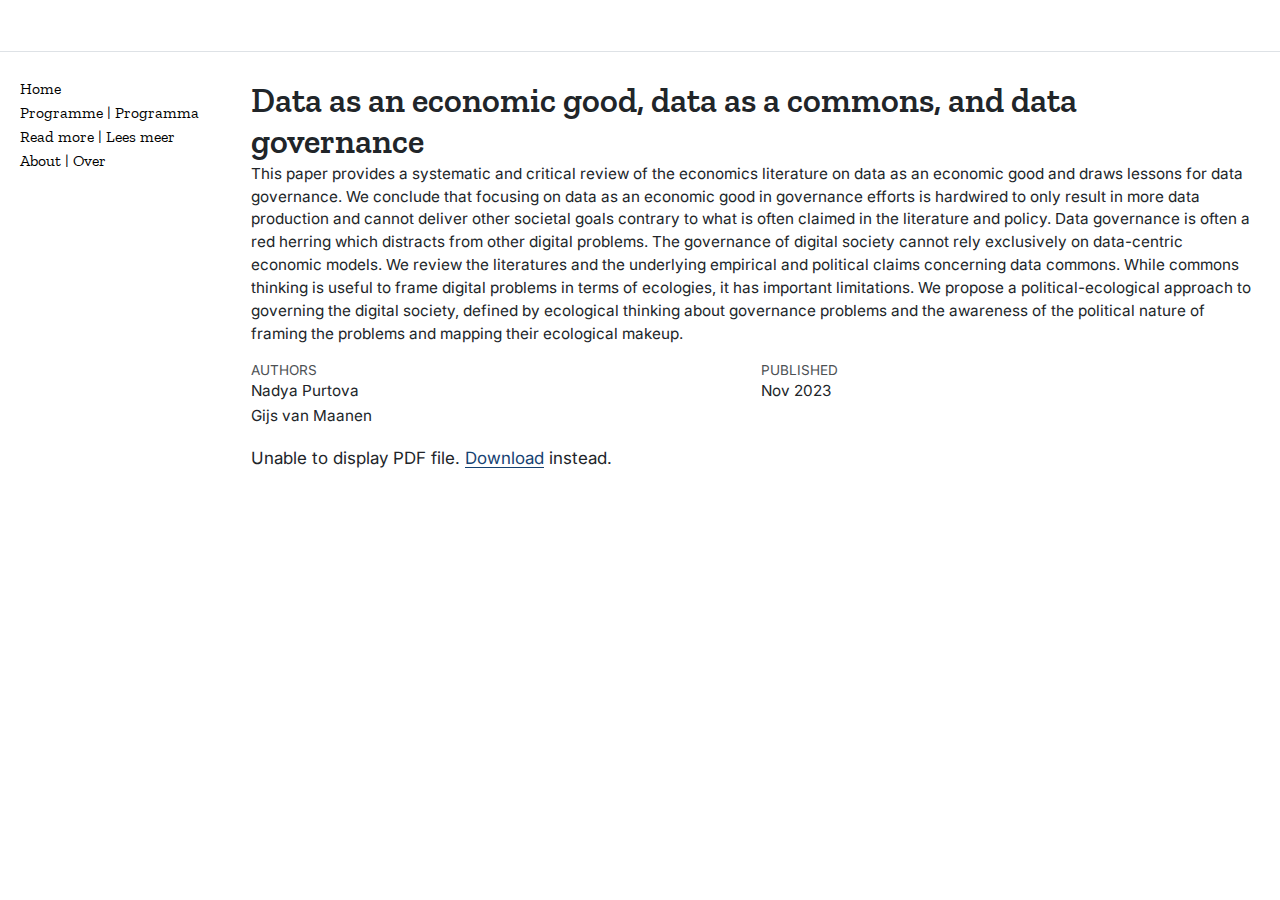
<file: read-more/purtova2023data.html>
<!DOCTYPE html>
<html xmlns="http://www.w3.org/1999/xhtml" lang="en" xml:lang="en"><head>

<meta charset="utf-8">
<meta name="generator" content="quarto-1.6.39">

<meta name="viewport" content="width=device-width, initial-scale=1.0, user-scalable=yes">

<meta name="author" content="Nadya Purtova">
<meta name="author" content="Gijs van Maanen">
<meta name="description" content="This paper provides a systematic and critical review of the economics literature on data as an economic good and draws lessons for data governance. We conclude that focusing on data as an economic good in governance efforts is hardwired to only result in more data production and cannot deliver other societal goals contrary to what is often claimed in the literature and policy. Data governance is often a red herring which distracts from other digital problems. The governance of digital society cannot rely exclusively on data-centric economic models. We review the literatures and the underlying empirical and political claims concerning data commons. While commons thinking is useful to frame digital problems in terms of ecologies, it has important limitations. We propose a political-ecological approach to governing the digital society, defined by ecological thinking about governance problems and the awareness of the political nature of framing the problems and mapping their ecological makeup.">

<title>Data as an economic good, data as a commons, and data governance – Data Solidarity</title>
<style>
code{white-space: pre-wrap;}
span.smallcaps{font-variant: small-caps;}
div.columns{display: flex; gap: min(4vw, 1.5em);}
div.column{flex: auto; overflow-x: auto;}
div.hanging-indent{margin-left: 1.5em; text-indent: -1.5em;}
ul.task-list{list-style: none;}
ul.task-list li input[type="checkbox"] {
  width: 0.8em;
  margin: 0 0.8em 0.2em -1em; /* quarto-specific, see https://github.com/quarto-dev/quarto-cli/issues/4556 */ 
  vertical-align: middle;
}
</style>


<script src="../site_libs/quarto-nav/quarto-nav.js"></script>
<script src="../site_libs/quarto-nav/headroom.min.js"></script>
<script src="../site_libs/clipboard/clipboard.min.js"></script>
<script src="../site_libs/quarto-html/quarto.js"></script>
<script src="../site_libs/quarto-html/popper.min.js"></script>
<script src="../site_libs/quarto-html/tippy.umd.min.js"></script>
<script src="../site_libs/quarto-html/anchor.min.js"></script>
<link href="../site_libs/quarto-html/tippy.css" rel="stylesheet">
<link href="../site_libs/quarto-html/quarto-syntax-highlighting-cc6107df646ca5ad5b0f4c970cb58fb1.css" rel="stylesheet" id="quarto-text-highlighting-styles">
<script src="../site_libs/bootstrap/bootstrap.min.js"></script>
<link href="../site_libs/bootstrap/bootstrap-icons.css" rel="stylesheet">
<link href="../site_libs/bootstrap/bootstrap-eade3ba8aba961550355ca47eac94d7b.min.css" rel="stylesheet" append-hash="true" id="quarto-bootstrap" data-mode="light">
<script id="quarto-search-options" type="application/json">{
  "language": {
    "search-no-results-text": "No results",
    "search-matching-documents-text": "matching documents",
    "search-copy-link-title": "Copy link to search",
    "search-hide-matches-text": "Hide additional matches",
    "search-more-match-text": "more match in this document",
    "search-more-matches-text": "more matches in this document",
    "search-clear-button-title": "Clear",
    "search-text-placeholder": "",
    "search-detached-cancel-button-title": "Cancel",
    "search-submit-button-title": "Submit",
    "search-label": "Search"
  }
}</script>


<link rel="stylesheet" href="../styles.css">
</head>

<body class="nav-sidebar docked nav-fixed">

<div id="quarto-search-results"></div>
  <header id="quarto-header" class="headroom fixed-top">
    <nav class="navbar navbar-expand-md " data-bs-theme="dark">
      <div class="navbar-container container-fluid">
        <div class="quarto-navbar-tools tools-end">
</div>
      </div> <!-- /container-fluid -->
    </nav>
  <nav class="quarto-secondary-nav">
    <div class="container-fluid d-flex">
      <button type="button" class="quarto-btn-toggle btn" data-bs-toggle="collapse" role="button" data-bs-target=".quarto-sidebar-collapse-item" aria-controls="quarto-sidebar" aria-expanded="false" aria-label="Toggle sidebar navigation" onclick="if (window.quartoToggleHeadroom) { window.quartoToggleHeadroom(); }">
        <i class="bi bi-layout-text-sidebar-reverse"></i>
      </button>
        <nav class="quarto-page-breadcrumbs" aria-label="breadcrumb"><ol class="breadcrumb"><li class="breadcrumb-item">Data as an economic good, data as a commons, and data governance</li></ol></nav>
        <a class="flex-grow-1" role="navigation" data-bs-toggle="collapse" data-bs-target=".quarto-sidebar-collapse-item" aria-controls="quarto-sidebar" aria-expanded="false" aria-label="Toggle sidebar navigation" onclick="if (window.quartoToggleHeadroom) { window.quartoToggleHeadroom(); }">      
        </a>
    </div>
  </nav>
</header>
<!-- content -->
<div id="quarto-content" class="quarto-container page-columns page-rows-contents page-layout-full page-navbar">
<!-- sidebar -->
  <nav id="quarto-sidebar" class="sidebar collapse collapse-horizontal quarto-sidebar-collapse-item sidebar-navigation docked overflow-auto">
    <div class="sidebar-menu-container"> 
    <ul class="list-unstyled mt-1">
        <li class="sidebar-item">
  <div class="sidebar-item-container"> 
  <a href="../index.html" class="sidebar-item-text sidebar-link">
 <span class="menu-text">Home</span></a>
  </div>
</li>
        <li class="sidebar-item">
  <div class="sidebar-item-container"> 
  <a href="../programma.html" class="sidebar-item-text sidebar-link">
 <span class="menu-text">Programme | Programma</span></a>
  </div>
</li>
        <li class="sidebar-item">
  <div class="sidebar-item-container"> 
  <a href="../more.html" class="sidebar-item-text sidebar-link">
 <span class="menu-text">Read more | Lees meer</span></a>
  </div>
</li>
        <li class="sidebar-item">
  <div class="sidebar-item-container"> 
  <a href="../about.html" class="sidebar-item-text sidebar-link">
 <span class="menu-text">About | Over</span></a>
  </div>
</li>
    </ul>
    </div>
</nav>
<div id="quarto-sidebar-glass" class="quarto-sidebar-collapse-item" data-bs-toggle="collapse" data-bs-target=".quarto-sidebar-collapse-item"></div>
<!-- margin-sidebar -->
    
<!-- main -->
<main class="content column-page-right" id="quarto-document-content">

<header id="title-block-header" class="quarto-title-block default">
<div class="quarto-title">
<h1 class="title">Data as an economic good, data as a commons, and data governance</h1>
</div>

<div>
  <div class="description">
    <p>This paper provides a systematic and critical review of the economics literature on data as an economic good and draws lessons for data governance. We conclude that focusing on data as an economic good in governance efforts is hardwired to only result in more data production and cannot deliver other societal goals contrary to what is often claimed in the literature and policy. Data governance is often a red herring which distracts from other digital problems. The governance of digital society cannot rely exclusively on data-centric economic models. We review the literatures and the underlying empirical and political claims concerning data commons. While commons thinking is useful to frame digital problems in terms of ecologies, it has important limitations. We propose a political-ecological approach to governing the digital society, defined by ecological thinking about governance problems and the awareness of the political nature of framing the problems and mapping their ecological makeup.</p>
  </div>
</div>


<div class="quarto-title-meta column-page-right">

    <div>
    <div class="quarto-title-meta-heading">Authors</div>
    <div class="quarto-title-meta-contents">
             <p>Nadya Purtova </p>
             <p>Gijs van Maanen </p>
          </div>
  </div>
    
    <div>
    <div class="quarto-title-meta-heading">Published</div>
    <div class="quarto-title-meta-contents">
      <p class="date">Nov 2023</p>
    </div>
  </div>
  
    
  </div>
  


</header>


<p><object data="/resources/purtova2023data.pdf" type="application/pdf" width="100%" height="800"><p>Unable to display PDF file. <a href="../resources/purtova2023data.pdf">Download</a> instead.</p></object></p>



</main> <!-- /main -->
<script id="quarto-html-after-body" type="application/javascript">
window.document.addEventListener("DOMContentLoaded", function (event) {
  const toggleBodyColorMode = (bsSheetEl) => {
    const mode = bsSheetEl.getAttribute("data-mode");
    const bodyEl = window.document.querySelector("body");
    if (mode === "dark") {
      bodyEl.classList.add("quarto-dark");
      bodyEl.classList.remove("quarto-light");
    } else {
      bodyEl.classList.add("quarto-light");
      bodyEl.classList.remove("quarto-dark");
    }
  }
  const toggleBodyColorPrimary = () => {
    const bsSheetEl = window.document.querySelector("link#quarto-bootstrap");
    if (bsSheetEl) {
      toggleBodyColorMode(bsSheetEl);
    }
  }
  toggleBodyColorPrimary();  
  const icon = "";
  const anchorJS = new window.AnchorJS();
  anchorJS.options = {
    placement: 'right',
    icon: icon
  };
  anchorJS.add('.anchored');
  const isCodeAnnotation = (el) => {
    for (const clz of el.classList) {
      if (clz.startsWith('code-annotation-')) {                     
        return true;
      }
    }
    return false;
  }
  const onCopySuccess = function(e) {
    // button target
    const button = e.trigger;
    // don't keep focus
    button.blur();
    // flash "checked"
    button.classList.add('code-copy-button-checked');
    var currentTitle = button.getAttribute("title");
    button.setAttribute("title", "Copied!");
    let tooltip;
    if (window.bootstrap) {
      button.setAttribute("data-bs-toggle", "tooltip");
      button.setAttribute("data-bs-placement", "left");
      button.setAttribute("data-bs-title", "Copied!");
      tooltip = new bootstrap.Tooltip(button, 
        { trigger: "manual", 
          customClass: "code-copy-button-tooltip",
          offset: [0, -8]});
      tooltip.show();    
    }
    setTimeout(function() {
      if (tooltip) {
        tooltip.hide();
        button.removeAttribute("data-bs-title");
        button.removeAttribute("data-bs-toggle");
        button.removeAttribute("data-bs-placement");
      }
      button.setAttribute("title", currentTitle);
      button.classList.remove('code-copy-button-checked');
    }, 1000);
    // clear code selection
    e.clearSelection();
  }
  const getTextToCopy = function(trigger) {
      const codeEl = trigger.previousElementSibling.cloneNode(true);
      for (const childEl of codeEl.children) {
        if (isCodeAnnotation(childEl)) {
          childEl.remove();
        }
      }
      return codeEl.innerText;
  }
  const clipboard = new window.ClipboardJS('.code-copy-button:not([data-in-quarto-modal])', {
    text: getTextToCopy
  });
  clipboard.on('success', onCopySuccess);
  if (window.document.getElementById('quarto-embedded-source-code-modal')) {
    const clipboardModal = new window.ClipboardJS('.code-copy-button[data-in-quarto-modal]', {
      text: getTextToCopy,
      container: window.document.getElementById('quarto-embedded-source-code-modal')
    });
    clipboardModal.on('success', onCopySuccess);
  }
    var localhostRegex = new RegExp(/^(?:http|https):\/\/localhost\:?[0-9]*\//);
    var mailtoRegex = new RegExp(/^mailto:/);
      var filterRegex = new RegExp("https:\/\/datasolidarity\.community");
    var isInternal = (href) => {
        return filterRegex.test(href) || localhostRegex.test(href) || mailtoRegex.test(href);
    }
    // Inspect non-navigation links and adorn them if external
 	var links = window.document.querySelectorAll('a[href]:not(.nav-link):not(.navbar-brand):not(.toc-action):not(.sidebar-link):not(.sidebar-item-toggle):not(.pagination-link):not(.no-external):not([aria-hidden]):not(.dropdown-item):not(.quarto-navigation-tool):not(.about-link)');
    for (var i=0; i<links.length; i++) {
      const link = links[i];
      if (!isInternal(link.href)) {
        // undo the damage that might have been done by quarto-nav.js in the case of
        // links that we want to consider external
        if (link.dataset.originalHref !== undefined) {
          link.href = link.dataset.originalHref;
        }
      }
    }
  function tippyHover(el, contentFn, onTriggerFn, onUntriggerFn) {
    const config = {
      allowHTML: true,
      maxWidth: 500,
      delay: 100,
      arrow: false,
      appendTo: function(el) {
          return el.parentElement;
      },
      interactive: true,
      interactiveBorder: 10,
      theme: 'quarto',
      placement: 'bottom-start',
    };
    if (contentFn) {
      config.content = contentFn;
    }
    if (onTriggerFn) {
      config.onTrigger = onTriggerFn;
    }
    if (onUntriggerFn) {
      config.onUntrigger = onUntriggerFn;
    }
    window.tippy(el, config); 
  }
  const noterefs = window.document.querySelectorAll('a[role="doc-noteref"]');
  for (var i=0; i<noterefs.length; i++) {
    const ref = noterefs[i];
    tippyHover(ref, function() {
      // use id or data attribute instead here
      let href = ref.getAttribute('data-footnote-href') || ref.getAttribute('href');
      try { href = new URL(href).hash; } catch {}
      const id = href.replace(/^#\/?/, "");
      const note = window.document.getElementById(id);
      if (note) {
        return note.innerHTML;
      } else {
        return "";
      }
    });
  }
  const xrefs = window.document.querySelectorAll('a.quarto-xref');
  const processXRef = (id, note) => {
    // Strip column container classes
    const stripColumnClz = (el) => {
      el.classList.remove("page-full", "page-columns");
      if (el.children) {
        for (const child of el.children) {
          stripColumnClz(child);
        }
      }
    }
    stripColumnClz(note)
    if (id === null || id.startsWith('sec-')) {
      // Special case sections, only their first couple elements
      const container = document.createElement("div");
      if (note.children && note.children.length > 2) {
        container.appendChild(note.children[0].cloneNode(true));
        for (let i = 1; i < note.children.length; i++) {
          const child = note.children[i];
          if (child.tagName === "P" && child.innerText === "") {
            continue;
          } else {
            container.appendChild(child.cloneNode(true));
            break;
          }
        }
        if (window.Quarto?.typesetMath) {
          window.Quarto.typesetMath(container);
        }
        return container.innerHTML
      } else {
        if (window.Quarto?.typesetMath) {
          window.Quarto.typesetMath(note);
        }
        return note.innerHTML;
      }
    } else {
      // Remove any anchor links if they are present
      const anchorLink = note.querySelector('a.anchorjs-link');
      if (anchorLink) {
        anchorLink.remove();
      }
      if (window.Quarto?.typesetMath) {
        window.Quarto.typesetMath(note);
      }
      if (note.classList.contains("callout")) {
        return note.outerHTML;
      } else {
        return note.innerHTML;
      }
    }
  }
  for (var i=0; i<xrefs.length; i++) {
    const xref = xrefs[i];
    tippyHover(xref, undefined, function(instance) {
      instance.disable();
      let url = xref.getAttribute('href');
      let hash = undefined; 
      if (url.startsWith('#')) {
        hash = url;
      } else {
        try { hash = new URL(url).hash; } catch {}
      }
      if (hash) {
        const id = hash.replace(/^#\/?/, "");
        const note = window.document.getElementById(id);
        if (note !== null) {
          try {
            const html = processXRef(id, note.cloneNode(true));
            instance.setContent(html);
          } finally {
            instance.enable();
            instance.show();
          }
        } else {
          // See if we can fetch this
          fetch(url.split('#')[0])
          .then(res => res.text())
          .then(html => {
            const parser = new DOMParser();
            const htmlDoc = parser.parseFromString(html, "text/html");
            const note = htmlDoc.getElementById(id);
            if (note !== null) {
              const html = processXRef(id, note);
              instance.setContent(html);
            } 
          }).finally(() => {
            instance.enable();
            instance.show();
          });
        }
      } else {
        // See if we can fetch a full url (with no hash to target)
        // This is a special case and we should probably do some content thinning / targeting
        fetch(url)
        .then(res => res.text())
        .then(html => {
          const parser = new DOMParser();
          const htmlDoc = parser.parseFromString(html, "text/html");
          const note = htmlDoc.querySelector('main.content');
          if (note !== null) {
            // This should only happen for chapter cross references
            // (since there is no id in the URL)
            // remove the first header
            if (note.children.length > 0 && note.children[0].tagName === "HEADER") {
              note.children[0].remove();
            }
            const html = processXRef(null, note);
            instance.setContent(html);
          } 
        }).finally(() => {
          instance.enable();
          instance.show();
        });
      }
    }, function(instance) {
    });
  }
      let selectedAnnoteEl;
      const selectorForAnnotation = ( cell, annotation) => {
        let cellAttr = 'data-code-cell="' + cell + '"';
        let lineAttr = 'data-code-annotation="' +  annotation + '"';
        const selector = 'span[' + cellAttr + '][' + lineAttr + ']';
        return selector;
      }
      const selectCodeLines = (annoteEl) => {
        const doc = window.document;
        const targetCell = annoteEl.getAttribute("data-target-cell");
        const targetAnnotation = annoteEl.getAttribute("data-target-annotation");
        const annoteSpan = window.document.querySelector(selectorForAnnotation(targetCell, targetAnnotation));
        const lines = annoteSpan.getAttribute("data-code-lines").split(",");
        const lineIds = lines.map((line) => {
          return targetCell + "-" + line;
        })
        let top = null;
        let height = null;
        let parent = null;
        if (lineIds.length > 0) {
            //compute the position of the single el (top and bottom and make a div)
            const el = window.document.getElementById(lineIds[0]);
            top = el.offsetTop;
            height = el.offsetHeight;
            parent = el.parentElement.parentElement;
          if (lineIds.length > 1) {
            const lastEl = window.document.getElementById(lineIds[lineIds.length - 1]);
            const bottom = lastEl.offsetTop + lastEl.offsetHeight;
            height = bottom - top;
          }
          if (top !== null && height !== null && parent !== null) {
            // cook up a div (if necessary) and position it 
            let div = window.document.getElementById("code-annotation-line-highlight");
            if (div === null) {
              div = window.document.createElement("div");
              div.setAttribute("id", "code-annotation-line-highlight");
              div.style.position = 'absolute';
              parent.appendChild(div);
            }
            div.style.top = top - 2 + "px";
            div.style.height = height + 4 + "px";
            div.style.left = 0;
            let gutterDiv = window.document.getElementById("code-annotation-line-highlight-gutter");
            if (gutterDiv === null) {
              gutterDiv = window.document.createElement("div");
              gutterDiv.setAttribute("id", "code-annotation-line-highlight-gutter");
              gutterDiv.style.position = 'absolute';
              const codeCell = window.document.getElementById(targetCell);
              const gutter = codeCell.querySelector('.code-annotation-gutter');
              gutter.appendChild(gutterDiv);
            }
            gutterDiv.style.top = top - 2 + "px";
            gutterDiv.style.height = height + 4 + "px";
          }
          selectedAnnoteEl = annoteEl;
        }
      };
      const unselectCodeLines = () => {
        const elementsIds = ["code-annotation-line-highlight", "code-annotation-line-highlight-gutter"];
        elementsIds.forEach((elId) => {
          const div = window.document.getElementById(elId);
          if (div) {
            div.remove();
          }
        });
        selectedAnnoteEl = undefined;
      };
        // Handle positioning of the toggle
    window.addEventListener(
      "resize",
      throttle(() => {
        elRect = undefined;
        if (selectedAnnoteEl) {
          selectCodeLines(selectedAnnoteEl);
        }
      }, 10)
    );
    function throttle(fn, ms) {
    let throttle = false;
    let timer;
      return (...args) => {
        if(!throttle) { // first call gets through
            fn.apply(this, args);
            throttle = true;
        } else { // all the others get throttled
            if(timer) clearTimeout(timer); // cancel #2
            timer = setTimeout(() => {
              fn.apply(this, args);
              timer = throttle = false;
            }, ms);
        }
      };
    }
      // Attach click handler to the DT
      const annoteDls = window.document.querySelectorAll('dt[data-target-cell]');
      for (const annoteDlNode of annoteDls) {
        annoteDlNode.addEventListener('click', (event) => {
          const clickedEl = event.target;
          if (clickedEl !== selectedAnnoteEl) {
            unselectCodeLines();
            const activeEl = window.document.querySelector('dt[data-target-cell].code-annotation-active');
            if (activeEl) {
              activeEl.classList.remove('code-annotation-active');
            }
            selectCodeLines(clickedEl);
            clickedEl.classList.add('code-annotation-active');
          } else {
            // Unselect the line
            unselectCodeLines();
            clickedEl.classList.remove('code-annotation-active');
          }
        });
      }
  const findCites = (el) => {
    const parentEl = el.parentElement;
    if (parentEl) {
      const cites = parentEl.dataset.cites;
      if (cites) {
        return {
          el,
          cites: cites.split(' ')
        };
      } else {
        return findCites(el.parentElement)
      }
    } else {
      return undefined;
    }
  };
  var bibliorefs = window.document.querySelectorAll('a[role="doc-biblioref"]');
  for (var i=0; i<bibliorefs.length; i++) {
    const ref = bibliorefs[i];
    const citeInfo = findCites(ref);
    if (citeInfo) {
      tippyHover(citeInfo.el, function() {
        var popup = window.document.createElement('div');
        citeInfo.cites.forEach(function(cite) {
          var citeDiv = window.document.createElement('div');
          citeDiv.classList.add('hanging-indent');
          citeDiv.classList.add('csl-entry');
          var biblioDiv = window.document.getElementById('ref-' + cite);
          if (biblioDiv) {
            citeDiv.innerHTML = biblioDiv.innerHTML;
          }
          popup.appendChild(citeDiv);
        });
        return popup.innerHTML;
      });
    }
  }
});
</script>
</div> <!-- /content -->




</body></html>
</file>
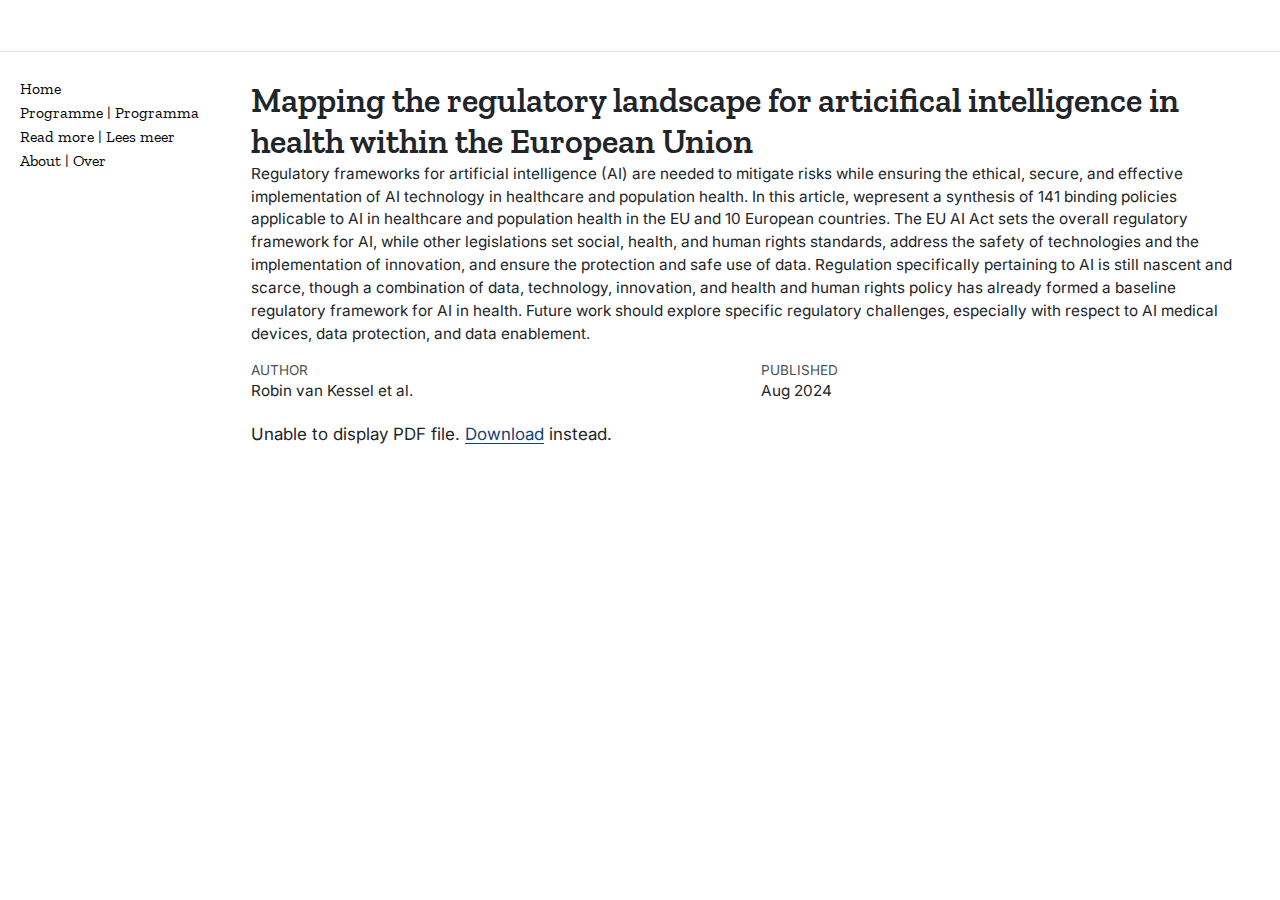
<file: read-more/schmidt2024mapping.html>
<!DOCTYPE html>
<html xmlns="http://www.w3.org/1999/xhtml" lang="en" xml:lang="en"><head>

<meta charset="utf-8">
<meta name="generator" content="quarto-1.6.39">

<meta name="viewport" content="width=device-width, initial-scale=1.0, user-scalable=yes">

<meta name="author" content="Robin van Kessel et al.">
<meta name="description" content="Regulatory frameworks for artificial intelligence (AI) are needed to mitigate risks while ensuring the ethical, secure, and effective implementation of AI technology in healthcare and population health. In this article, wepresent a synthesis of 141 binding policies applicable to AI in healthcare and population health in the EU and 10 European countries. The EU AI Act sets the overall regulatory framework for AI, while other legislations set social, health, and human rights standards, address the safety of technologies and the implementation of innovation, and ensure the protection and safe use of data. Regulation specifically pertaining to AI is still nascent and scarce, though a combination of data, technology, innovation, and health and human rights policy has already formed a baseline regulatory framework for AI in health. Future work should explore specific regulatory challenges, especially with respect to AI medical devices, data protection, and data enablement.">

<title>Mapping the regulatory landscape for articifical intelligence in health within the European Union – Data Solidarity</title>
<style>
code{white-space: pre-wrap;}
span.smallcaps{font-variant: small-caps;}
div.columns{display: flex; gap: min(4vw, 1.5em);}
div.column{flex: auto; overflow-x: auto;}
div.hanging-indent{margin-left: 1.5em; text-indent: -1.5em;}
ul.task-list{list-style: none;}
ul.task-list li input[type="checkbox"] {
  width: 0.8em;
  margin: 0 0.8em 0.2em -1em; /* quarto-specific, see https://github.com/quarto-dev/quarto-cli/issues/4556 */ 
  vertical-align: middle;
}
</style>


<script src="../site_libs/quarto-nav/quarto-nav.js"></script>
<script src="../site_libs/quarto-nav/headroom.min.js"></script>
<script src="../site_libs/clipboard/clipboard.min.js"></script>
<script src="../site_libs/quarto-html/quarto.js"></script>
<script src="../site_libs/quarto-html/popper.min.js"></script>
<script src="../site_libs/quarto-html/tippy.umd.min.js"></script>
<script src="../site_libs/quarto-html/anchor.min.js"></script>
<link href="../site_libs/quarto-html/tippy.css" rel="stylesheet">
<link href="../site_libs/quarto-html/quarto-syntax-highlighting-cc6107df646ca5ad5b0f4c970cb58fb1.css" rel="stylesheet" id="quarto-text-highlighting-styles">
<script src="../site_libs/bootstrap/bootstrap.min.js"></script>
<link href="../site_libs/bootstrap/bootstrap-icons.css" rel="stylesheet">
<link href="../site_libs/bootstrap/bootstrap-eade3ba8aba961550355ca47eac94d7b.min.css" rel="stylesheet" append-hash="true" id="quarto-bootstrap" data-mode="light">
<script id="quarto-search-options" type="application/json">{
  "language": {
    "search-no-results-text": "No results",
    "search-matching-documents-text": "matching documents",
    "search-copy-link-title": "Copy link to search",
    "search-hide-matches-text": "Hide additional matches",
    "search-more-match-text": "more match in this document",
    "search-more-matches-text": "more matches in this document",
    "search-clear-button-title": "Clear",
    "search-text-placeholder": "",
    "search-detached-cancel-button-title": "Cancel",
    "search-submit-button-title": "Submit",
    "search-label": "Search"
  }
}</script>


<link rel="stylesheet" href="../styles.css">
</head>

<body class="nav-sidebar docked nav-fixed">

<div id="quarto-search-results"></div>
  <header id="quarto-header" class="headroom fixed-top">
    <nav class="navbar navbar-expand-md " data-bs-theme="dark">
      <div class="navbar-container container-fluid">
        <div class="quarto-navbar-tools tools-end">
</div>
      </div> <!-- /container-fluid -->
    </nav>
  <nav class="quarto-secondary-nav">
    <div class="container-fluid d-flex">
      <button type="button" class="quarto-btn-toggle btn" data-bs-toggle="collapse" role="button" data-bs-target=".quarto-sidebar-collapse-item" aria-controls="quarto-sidebar" aria-expanded="false" aria-label="Toggle sidebar navigation" onclick="if (window.quartoToggleHeadroom) { window.quartoToggleHeadroom(); }">
        <i class="bi bi-layout-text-sidebar-reverse"></i>
      </button>
        <nav class="quarto-page-breadcrumbs" aria-label="breadcrumb"><ol class="breadcrumb"><li class="breadcrumb-item">Mapping the regulatory landscape for articifical intelligence in health within the European Union</li></ol></nav>
        <a class="flex-grow-1" role="navigation" data-bs-toggle="collapse" data-bs-target=".quarto-sidebar-collapse-item" aria-controls="quarto-sidebar" aria-expanded="false" aria-label="Toggle sidebar navigation" onclick="if (window.quartoToggleHeadroom) { window.quartoToggleHeadroom(); }">      
        </a>
    </div>
  </nav>
</header>
<!-- content -->
<div id="quarto-content" class="quarto-container page-columns page-rows-contents page-layout-full page-navbar">
<!-- sidebar -->
  <nav id="quarto-sidebar" class="sidebar collapse collapse-horizontal quarto-sidebar-collapse-item sidebar-navigation docked overflow-auto">
    <div class="sidebar-menu-container"> 
    <ul class="list-unstyled mt-1">
        <li class="sidebar-item">
  <div class="sidebar-item-container"> 
  <a href="../index.html" class="sidebar-item-text sidebar-link">
 <span class="menu-text">Home</span></a>
  </div>
</li>
        <li class="sidebar-item">
  <div class="sidebar-item-container"> 
  <a href="../programma.html" class="sidebar-item-text sidebar-link">
 <span class="menu-text">Programme | Programma</span></a>
  </div>
</li>
        <li class="sidebar-item">
  <div class="sidebar-item-container"> 
  <a href="../more.html" class="sidebar-item-text sidebar-link">
 <span class="menu-text">Read more | Lees meer</span></a>
  </div>
</li>
        <li class="sidebar-item">
  <div class="sidebar-item-container"> 
  <a href="../about.html" class="sidebar-item-text sidebar-link">
 <span class="menu-text">About | Over</span></a>
  </div>
</li>
    </ul>
    </div>
</nav>
<div id="quarto-sidebar-glass" class="quarto-sidebar-collapse-item" data-bs-toggle="collapse" data-bs-target=".quarto-sidebar-collapse-item"></div>
<!-- margin-sidebar -->
    
<!-- main -->
<main class="content column-page-right" id="quarto-document-content">

<header id="title-block-header" class="quarto-title-block default">
<div class="quarto-title">
<h1 class="title">Mapping the regulatory landscape for articifical intelligence in health within the European Union</h1>
</div>

<div>
  <div class="description">
    <p>Regulatory frameworks for artificial intelligence (AI) are needed to mitigate risks while ensuring the ethical, secure, and effective implementation of AI technology in healthcare and population health. In this article, wepresent a synthesis of 141 binding policies applicable to AI in healthcare and population health in the EU and 10 European countries. The EU AI Act sets the overall regulatory framework for AI, while other legislations set social, health, and human rights standards, address the safety of technologies and the implementation of innovation, and ensure the protection and safe use of data. Regulation specifically pertaining to AI is still nascent and scarce, though a combination of data, technology, innovation, and health and human rights policy has already formed a baseline regulatory framework for AI in health. Future work should explore specific regulatory challenges, especially with respect to AI medical devices, data protection, and data enablement.</p>
  </div>
</div>


<div class="quarto-title-meta column-page-right">

    <div>
    <div class="quarto-title-meta-heading">Author</div>
    <div class="quarto-title-meta-contents">
             <p>Robin van Kessel et al. </p>
          </div>
  </div>
    
    <div>
    <div class="quarto-title-meta-heading">Published</div>
    <div class="quarto-title-meta-contents">
      <p class="date">Aug 2024</p>
    </div>
  </div>
  
    
  </div>
  


</header>


<p><object data="/resources/schmidt2024mapping.pdf" type="application/pdf" width="100%" height="800"><p>Unable to display PDF file. <a href="../resources/schmidt2024mapping.pdf">Download</a> instead.</p></object></p>



</main> <!-- /main -->
<script id="quarto-html-after-body" type="application/javascript">
window.document.addEventListener("DOMContentLoaded", function (event) {
  const toggleBodyColorMode = (bsSheetEl) => {
    const mode = bsSheetEl.getAttribute("data-mode");
    const bodyEl = window.document.querySelector("body");
    if (mode === "dark") {
      bodyEl.classList.add("quarto-dark");
      bodyEl.classList.remove("quarto-light");
    } else {
      bodyEl.classList.add("quarto-light");
      bodyEl.classList.remove("quarto-dark");
    }
  }
  const toggleBodyColorPrimary = () => {
    const bsSheetEl = window.document.querySelector("link#quarto-bootstrap");
    if (bsSheetEl) {
      toggleBodyColorMode(bsSheetEl);
    }
  }
  toggleBodyColorPrimary();  
  const icon = "";
  const anchorJS = new window.AnchorJS();
  anchorJS.options = {
    placement: 'right',
    icon: icon
  };
  anchorJS.add('.anchored');
  const isCodeAnnotation = (el) => {
    for (const clz of el.classList) {
      if (clz.startsWith('code-annotation-')) {                     
        return true;
      }
    }
    return false;
  }
  const onCopySuccess = function(e) {
    // button target
    const button = e.trigger;
    // don't keep focus
    button.blur();
    // flash "checked"
    button.classList.add('code-copy-button-checked');
    var currentTitle = button.getAttribute("title");
    button.setAttribute("title", "Copied!");
    let tooltip;
    if (window.bootstrap) {
      button.setAttribute("data-bs-toggle", "tooltip");
      button.setAttribute("data-bs-placement", "left");
      button.setAttribute("data-bs-title", "Copied!");
      tooltip = new bootstrap.Tooltip(button, 
        { trigger: "manual", 
          customClass: "code-copy-button-tooltip",
          offset: [0, -8]});
      tooltip.show();    
    }
    setTimeout(function() {
      if (tooltip) {
        tooltip.hide();
        button.removeAttribute("data-bs-title");
        button.removeAttribute("data-bs-toggle");
        button.removeAttribute("data-bs-placement");
      }
      button.setAttribute("title", currentTitle);
      button.classList.remove('code-copy-button-checked');
    }, 1000);
    // clear code selection
    e.clearSelection();
  }
  const getTextToCopy = function(trigger) {
      const codeEl = trigger.previousElementSibling.cloneNode(true);
      for (const childEl of codeEl.children) {
        if (isCodeAnnotation(childEl)) {
          childEl.remove();
        }
      }
      return codeEl.innerText;
  }
  const clipboard = new window.ClipboardJS('.code-copy-button:not([data-in-quarto-modal])', {
    text: getTextToCopy
  });
  clipboard.on('success', onCopySuccess);
  if (window.document.getElementById('quarto-embedded-source-code-modal')) {
    const clipboardModal = new window.ClipboardJS('.code-copy-button[data-in-quarto-modal]', {
      text: getTextToCopy,
      container: window.document.getElementById('quarto-embedded-source-code-modal')
    });
    clipboardModal.on('success', onCopySuccess);
  }
    var localhostRegex = new RegExp(/^(?:http|https):\/\/localhost\:?[0-9]*\//);
    var mailtoRegex = new RegExp(/^mailto:/);
      var filterRegex = new RegExp("https:\/\/datasolidarity\.community");
    var isInternal = (href) => {
        return filterRegex.test(href) || localhostRegex.test(href) || mailtoRegex.test(href);
    }
    // Inspect non-navigation links and adorn them if external
 	var links = window.document.querySelectorAll('a[href]:not(.nav-link):not(.navbar-brand):not(.toc-action):not(.sidebar-link):not(.sidebar-item-toggle):not(.pagination-link):not(.no-external):not([aria-hidden]):not(.dropdown-item):not(.quarto-navigation-tool):not(.about-link)');
    for (var i=0; i<links.length; i++) {
      const link = links[i];
      if (!isInternal(link.href)) {
        // undo the damage that might have been done by quarto-nav.js in the case of
        // links that we want to consider external
        if (link.dataset.originalHref !== undefined) {
          link.href = link.dataset.originalHref;
        }
      }
    }
  function tippyHover(el, contentFn, onTriggerFn, onUntriggerFn) {
    const config = {
      allowHTML: true,
      maxWidth: 500,
      delay: 100,
      arrow: false,
      appendTo: function(el) {
          return el.parentElement;
      },
      interactive: true,
      interactiveBorder: 10,
      theme: 'quarto',
      placement: 'bottom-start',
    };
    if (contentFn) {
      config.content = contentFn;
    }
    if (onTriggerFn) {
      config.onTrigger = onTriggerFn;
    }
    if (onUntriggerFn) {
      config.onUntrigger = onUntriggerFn;
    }
    window.tippy(el, config); 
  }
  const noterefs = window.document.querySelectorAll('a[role="doc-noteref"]');
  for (var i=0; i<noterefs.length; i++) {
    const ref = noterefs[i];
    tippyHover(ref, function() {
      // use id or data attribute instead here
      let href = ref.getAttribute('data-footnote-href') || ref.getAttribute('href');
      try { href = new URL(href).hash; } catch {}
      const id = href.replace(/^#\/?/, "");
      const note = window.document.getElementById(id);
      if (note) {
        return note.innerHTML;
      } else {
        return "";
      }
    });
  }
  const xrefs = window.document.querySelectorAll('a.quarto-xref');
  const processXRef = (id, note) => {
    // Strip column container classes
    const stripColumnClz = (el) => {
      el.classList.remove("page-full", "page-columns");
      if (el.children) {
        for (const child of el.children) {
          stripColumnClz(child);
        }
      }
    }
    stripColumnClz(note)
    if (id === null || id.startsWith('sec-')) {
      // Special case sections, only their first couple elements
      const container = document.createElement("div");
      if (note.children && note.children.length > 2) {
        container.appendChild(note.children[0].cloneNode(true));
        for (let i = 1; i < note.children.length; i++) {
          const child = note.children[i];
          if (child.tagName === "P" && child.innerText === "") {
            continue;
          } else {
            container.appendChild(child.cloneNode(true));
            break;
          }
        }
        if (window.Quarto?.typesetMath) {
          window.Quarto.typesetMath(container);
        }
        return container.innerHTML
      } else {
        if (window.Quarto?.typesetMath) {
          window.Quarto.typesetMath(note);
        }
        return note.innerHTML;
      }
    } else {
      // Remove any anchor links if they are present
      const anchorLink = note.querySelector('a.anchorjs-link');
      if (anchorLink) {
        anchorLink.remove();
      }
      if (window.Quarto?.typesetMath) {
        window.Quarto.typesetMath(note);
      }
      if (note.classList.contains("callout")) {
        return note.outerHTML;
      } else {
        return note.innerHTML;
      }
    }
  }
  for (var i=0; i<xrefs.length; i++) {
    const xref = xrefs[i];
    tippyHover(xref, undefined, function(instance) {
      instance.disable();
      let url = xref.getAttribute('href');
      let hash = undefined; 
      if (url.startsWith('#')) {
        hash = url;
      } else {
        try { hash = new URL(url).hash; } catch {}
      }
      if (hash) {
        const id = hash.replace(/^#\/?/, "");
        const note = window.document.getElementById(id);
        if (note !== null) {
          try {
            const html = processXRef(id, note.cloneNode(true));
            instance.setContent(html);
          } finally {
            instance.enable();
            instance.show();
          }
        } else {
          // See if we can fetch this
          fetch(url.split('#')[0])
          .then(res => res.text())
          .then(html => {
            const parser = new DOMParser();
            const htmlDoc = parser.parseFromString(html, "text/html");
            const note = htmlDoc.getElementById(id);
            if (note !== null) {
              const html = processXRef(id, note);
              instance.setContent(html);
            } 
          }).finally(() => {
            instance.enable();
            instance.show();
          });
        }
      } else {
        // See if we can fetch a full url (with no hash to target)
        // This is a special case and we should probably do some content thinning / targeting
        fetch(url)
        .then(res => res.text())
        .then(html => {
          const parser = new DOMParser();
          const htmlDoc = parser.parseFromString(html, "text/html");
          const note = htmlDoc.querySelector('main.content');
          if (note !== null) {
            // This should only happen for chapter cross references
            // (since there is no id in the URL)
            // remove the first header
            if (note.children.length > 0 && note.children[0].tagName === "HEADER") {
              note.children[0].remove();
            }
            const html = processXRef(null, note);
            instance.setContent(html);
          } 
        }).finally(() => {
          instance.enable();
          instance.show();
        });
      }
    }, function(instance) {
    });
  }
      let selectedAnnoteEl;
      const selectorForAnnotation = ( cell, annotation) => {
        let cellAttr = 'data-code-cell="' + cell + '"';
        let lineAttr = 'data-code-annotation="' +  annotation + '"';
        const selector = 'span[' + cellAttr + '][' + lineAttr + ']';
        return selector;
      }
      const selectCodeLines = (annoteEl) => {
        const doc = window.document;
        const targetCell = annoteEl.getAttribute("data-target-cell");
        const targetAnnotation = annoteEl.getAttribute("data-target-annotation");
        const annoteSpan = window.document.querySelector(selectorForAnnotation(targetCell, targetAnnotation));
        const lines = annoteSpan.getAttribute("data-code-lines").split(",");
        const lineIds = lines.map((line) => {
          return targetCell + "-" + line;
        })
        let top = null;
        let height = null;
        let parent = null;
        if (lineIds.length > 0) {
            //compute the position of the single el (top and bottom and make a div)
            const el = window.document.getElementById(lineIds[0]);
            top = el.offsetTop;
            height = el.offsetHeight;
            parent = el.parentElement.parentElement;
          if (lineIds.length > 1) {
            const lastEl = window.document.getElementById(lineIds[lineIds.length - 1]);
            const bottom = lastEl.offsetTop + lastEl.offsetHeight;
            height = bottom - top;
          }
          if (top !== null && height !== null && parent !== null) {
            // cook up a div (if necessary) and position it 
            let div = window.document.getElementById("code-annotation-line-highlight");
            if (div === null) {
              div = window.document.createElement("div");
              div.setAttribute("id", "code-annotation-line-highlight");
              div.style.position = 'absolute';
              parent.appendChild(div);
            }
            div.style.top = top - 2 + "px";
            div.style.height = height + 4 + "px";
            div.style.left = 0;
            let gutterDiv = window.document.getElementById("code-annotation-line-highlight-gutter");
            if (gutterDiv === null) {
              gutterDiv = window.document.createElement("div");
              gutterDiv.setAttribute("id", "code-annotation-line-highlight-gutter");
              gutterDiv.style.position = 'absolute';
              const codeCell = window.document.getElementById(targetCell);
              const gutter = codeCell.querySelector('.code-annotation-gutter');
              gutter.appendChild(gutterDiv);
            }
            gutterDiv.style.top = top - 2 + "px";
            gutterDiv.style.height = height + 4 + "px";
          }
          selectedAnnoteEl = annoteEl;
        }
      };
      const unselectCodeLines = () => {
        const elementsIds = ["code-annotation-line-highlight", "code-annotation-line-highlight-gutter"];
        elementsIds.forEach((elId) => {
          const div = window.document.getElementById(elId);
          if (div) {
            div.remove();
          }
        });
        selectedAnnoteEl = undefined;
      };
        // Handle positioning of the toggle
    window.addEventListener(
      "resize",
      throttle(() => {
        elRect = undefined;
        if (selectedAnnoteEl) {
          selectCodeLines(selectedAnnoteEl);
        }
      }, 10)
    );
    function throttle(fn, ms) {
    let throttle = false;
    let timer;
      return (...args) => {
        if(!throttle) { // first call gets through
            fn.apply(this, args);
            throttle = true;
        } else { // all the others get throttled
            if(timer) clearTimeout(timer); // cancel #2
            timer = setTimeout(() => {
              fn.apply(this, args);
              timer = throttle = false;
            }, ms);
        }
      };
    }
      // Attach click handler to the DT
      const annoteDls = window.document.querySelectorAll('dt[data-target-cell]');
      for (const annoteDlNode of annoteDls) {
        annoteDlNode.addEventListener('click', (event) => {
          const clickedEl = event.target;
          if (clickedEl !== selectedAnnoteEl) {
            unselectCodeLines();
            const activeEl = window.document.querySelector('dt[data-target-cell].code-annotation-active');
            if (activeEl) {
              activeEl.classList.remove('code-annotation-active');
            }
            selectCodeLines(clickedEl);
            clickedEl.classList.add('code-annotation-active');
          } else {
            // Unselect the line
            unselectCodeLines();
            clickedEl.classList.remove('code-annotation-active');
          }
        });
      }
  const findCites = (el) => {
    const parentEl = el.parentElement;
    if (parentEl) {
      const cites = parentEl.dataset.cites;
      if (cites) {
        return {
          el,
          cites: cites.split(' ')
        };
      } else {
        return findCites(el.parentElement)
      }
    } else {
      return undefined;
    }
  };
  var bibliorefs = window.document.querySelectorAll('a[role="doc-biblioref"]');
  for (var i=0; i<bibliorefs.length; i++) {
    const ref = bibliorefs[i];
    const citeInfo = findCites(ref);
    if (citeInfo) {
      tippyHover(citeInfo.el, function() {
        var popup = window.document.createElement('div');
        citeInfo.cites.forEach(function(cite) {
          var citeDiv = window.document.createElement('div');
          citeDiv.classList.add('hanging-indent');
          citeDiv.classList.add('csl-entry');
          var biblioDiv = window.document.getElementById('ref-' + cite);
          if (biblioDiv) {
            citeDiv.innerHTML = biblioDiv.innerHTML;
          }
          popup.appendChild(citeDiv);
        });
        return popup.innerHTML;
      });
    }
  }
});
</script>
</div> <!-- /content -->




</body></html>
</file>
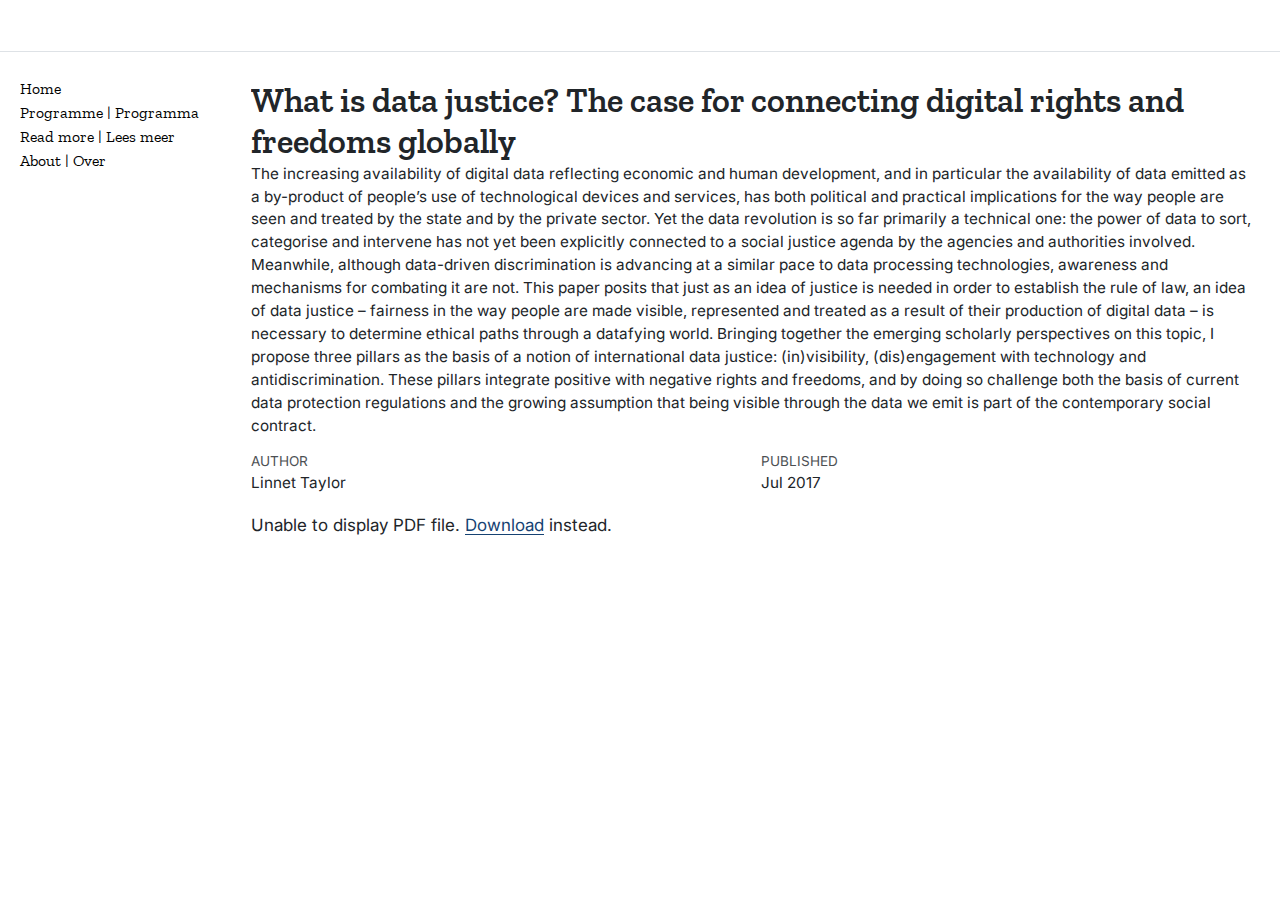
<file: read-more/taylor2017what.html>
<!DOCTYPE html>
<html xmlns="http://www.w3.org/1999/xhtml" lang="en" xml:lang="en"><head>

<meta charset="utf-8">
<meta name="generator" content="quarto-1.6.39">

<meta name="viewport" content="width=device-width, initial-scale=1.0, user-scalable=yes">

<meta name="author" content="Linnet Taylor">
<meta name="description" content="The increasing availability of digital data reflecting economic and human development, and in particular the availability of data emitted as a by-product of people’s use of technological devices and services, has both political and practical implications for the way people are seen and treated by the state and by the private sector. Yet the data revolution is so far primarily a technical one: the power of data to sort, categorise and intervene has not yet been explicitly connected to a social justice agenda by the agencies and authorities involved. Meanwhile, although data-driven discrimination is advancing at a similar pace to data processing technologies, awareness and mechanisms for combating it are not. This paper posits that just as an idea of justice is needed in order to establish the rule of law, an idea of data justice – fairness in the way people are made visible, represented and treated as a result of their production of digital data – is necessary to determine ethical paths through a datafying world. Bringing together the emerging scholarly perspectives on this topic, I propose three pillars as the basis of a notion of international data justice: (in)visibility, (dis)engagement with technology and antidiscrimination. These pillars integrate positive with negative rights and freedoms, and by doing so challenge both the basis of current data protection regulations and the growing assumption that being visible through the data we emit is part of the contemporary social contract.">

<title>What is data justice? The case for connecting digital rights and freedoms globally – Data Solidarity</title>
<style>
code{white-space: pre-wrap;}
span.smallcaps{font-variant: small-caps;}
div.columns{display: flex; gap: min(4vw, 1.5em);}
div.column{flex: auto; overflow-x: auto;}
div.hanging-indent{margin-left: 1.5em; text-indent: -1.5em;}
ul.task-list{list-style: none;}
ul.task-list li input[type="checkbox"] {
  width: 0.8em;
  margin: 0 0.8em 0.2em -1em; /* quarto-specific, see https://github.com/quarto-dev/quarto-cli/issues/4556 */ 
  vertical-align: middle;
}
</style>


<script src="../site_libs/quarto-nav/quarto-nav.js"></script>
<script src="../site_libs/quarto-nav/headroom.min.js"></script>
<script src="../site_libs/clipboard/clipboard.min.js"></script>
<script src="../site_libs/quarto-html/quarto.js"></script>
<script src="../site_libs/quarto-html/popper.min.js"></script>
<script src="../site_libs/quarto-html/tippy.umd.min.js"></script>
<script src="../site_libs/quarto-html/anchor.min.js"></script>
<link href="../site_libs/quarto-html/tippy.css" rel="stylesheet">
<link href="../site_libs/quarto-html/quarto-syntax-highlighting-cc6107df646ca5ad5b0f4c970cb58fb1.css" rel="stylesheet" id="quarto-text-highlighting-styles">
<script src="../site_libs/bootstrap/bootstrap.min.js"></script>
<link href="../site_libs/bootstrap/bootstrap-icons.css" rel="stylesheet">
<link href="../site_libs/bootstrap/bootstrap-eade3ba8aba961550355ca47eac94d7b.min.css" rel="stylesheet" append-hash="true" id="quarto-bootstrap" data-mode="light">
<script id="quarto-search-options" type="application/json">{
  "language": {
    "search-no-results-text": "No results",
    "search-matching-documents-text": "matching documents",
    "search-copy-link-title": "Copy link to search",
    "search-hide-matches-text": "Hide additional matches",
    "search-more-match-text": "more match in this document",
    "search-more-matches-text": "more matches in this document",
    "search-clear-button-title": "Clear",
    "search-text-placeholder": "",
    "search-detached-cancel-button-title": "Cancel",
    "search-submit-button-title": "Submit",
    "search-label": "Search"
  }
}</script>


<link rel="stylesheet" href="../styles.css">
</head>

<body class="nav-sidebar docked nav-fixed">

<div id="quarto-search-results"></div>
  <header id="quarto-header" class="headroom fixed-top">
    <nav class="navbar navbar-expand-md " data-bs-theme="dark">
      <div class="navbar-container container-fluid">
        <div class="quarto-navbar-tools tools-end">
</div>
      </div> <!-- /container-fluid -->
    </nav>
  <nav class="quarto-secondary-nav">
    <div class="container-fluid d-flex">
      <button type="button" class="quarto-btn-toggle btn" data-bs-toggle="collapse" role="button" data-bs-target=".quarto-sidebar-collapse-item" aria-controls="quarto-sidebar" aria-expanded="false" aria-label="Toggle sidebar navigation" onclick="if (window.quartoToggleHeadroom) { window.quartoToggleHeadroom(); }">
        <i class="bi bi-layout-text-sidebar-reverse"></i>
      </button>
        <nav class="quarto-page-breadcrumbs" aria-label="breadcrumb"><ol class="breadcrumb"><li class="breadcrumb-item">What is data justice? The case for connecting digital rights and freedoms globally</li></ol></nav>
        <a class="flex-grow-1" role="navigation" data-bs-toggle="collapse" data-bs-target=".quarto-sidebar-collapse-item" aria-controls="quarto-sidebar" aria-expanded="false" aria-label="Toggle sidebar navigation" onclick="if (window.quartoToggleHeadroom) { window.quartoToggleHeadroom(); }">      
        </a>
    </div>
  </nav>
</header>
<!-- content -->
<div id="quarto-content" class="quarto-container page-columns page-rows-contents page-layout-full page-navbar">
<!-- sidebar -->
  <nav id="quarto-sidebar" class="sidebar collapse collapse-horizontal quarto-sidebar-collapse-item sidebar-navigation docked overflow-auto">
    <div class="sidebar-menu-container"> 
    <ul class="list-unstyled mt-1">
        <li class="sidebar-item">
  <div class="sidebar-item-container"> 
  <a href="../index.html" class="sidebar-item-text sidebar-link">
 <span class="menu-text">Home</span></a>
  </div>
</li>
        <li class="sidebar-item">
  <div class="sidebar-item-container"> 
  <a href="../programma.html" class="sidebar-item-text sidebar-link">
 <span class="menu-text">Programme | Programma</span></a>
  </div>
</li>
        <li class="sidebar-item">
  <div class="sidebar-item-container"> 
  <a href="../more.html" class="sidebar-item-text sidebar-link">
 <span class="menu-text">Read more | Lees meer</span></a>
  </div>
</li>
        <li class="sidebar-item">
  <div class="sidebar-item-container"> 
  <a href="../about.html" class="sidebar-item-text sidebar-link">
 <span class="menu-text">About | Over</span></a>
  </div>
</li>
    </ul>
    </div>
</nav>
<div id="quarto-sidebar-glass" class="quarto-sidebar-collapse-item" data-bs-toggle="collapse" data-bs-target=".quarto-sidebar-collapse-item"></div>
<!-- margin-sidebar -->
    
<!-- main -->
<main class="content column-page-right" id="quarto-document-content">

<header id="title-block-header" class="quarto-title-block default">
<div class="quarto-title">
<h1 class="title">What is data justice? The case for connecting digital rights and freedoms globally</h1>
</div>

<div>
  <div class="description">
    <p>The increasing availability of digital data reflecting economic and human development, and in particular the availability of data emitted as a by-product of people’s use of technological devices and services, has both political and practical implications for the way people are seen and treated by the state and by the private sector. Yet the data revolution is so far primarily a technical one: the power of data to sort, categorise and intervene has not yet been explicitly connected to a social justice agenda by the agencies and authorities involved. Meanwhile, although data-driven discrimination is advancing at a similar pace to data processing technologies, awareness and mechanisms for combating it are not. This paper posits that just as an idea of justice is needed in order to establish the rule of law, an idea of data justice – fairness in the way people are made visible, represented and treated as a result of their production of digital data – is necessary to determine ethical paths through a datafying world. Bringing together the emerging scholarly perspectives on this topic, I propose three pillars as the basis of a notion of international data justice: (in)visibility, (dis)engagement with technology and antidiscrimination. These pillars integrate positive with negative rights and freedoms, and by doing so challenge both the basis of current data protection regulations and the growing assumption that being visible through the data we emit is part of the contemporary social contract.</p>
  </div>
</div>


<div class="quarto-title-meta column-page-right">

    <div>
    <div class="quarto-title-meta-heading">Author</div>
    <div class="quarto-title-meta-contents">
             <p>Linnet Taylor </p>
          </div>
  </div>
    
    <div>
    <div class="quarto-title-meta-heading">Published</div>
    <div class="quarto-title-meta-contents">
      <p class="date">Jul 2017</p>
    </div>
  </div>
  
    
  </div>
  


</header>


<p><object data="/resources/taylor2017what.pdf" type="application/pdf" width="100%" height="800"><p>Unable to display PDF file. <a href="../resources/taylor2017what.pdf">Download</a> instead.</p></object></p>



</main> <!-- /main -->
<script id="quarto-html-after-body" type="application/javascript">
window.document.addEventListener("DOMContentLoaded", function (event) {
  const toggleBodyColorMode = (bsSheetEl) => {
    const mode = bsSheetEl.getAttribute("data-mode");
    const bodyEl = window.document.querySelector("body");
    if (mode === "dark") {
      bodyEl.classList.add("quarto-dark");
      bodyEl.classList.remove("quarto-light");
    } else {
      bodyEl.classList.add("quarto-light");
      bodyEl.classList.remove("quarto-dark");
    }
  }
  const toggleBodyColorPrimary = () => {
    const bsSheetEl = window.document.querySelector("link#quarto-bootstrap");
    if (bsSheetEl) {
      toggleBodyColorMode(bsSheetEl);
    }
  }
  toggleBodyColorPrimary();  
  const icon = "";
  const anchorJS = new window.AnchorJS();
  anchorJS.options = {
    placement: 'right',
    icon: icon
  };
  anchorJS.add('.anchored');
  const isCodeAnnotation = (el) => {
    for (const clz of el.classList) {
      if (clz.startsWith('code-annotation-')) {                     
        return true;
      }
    }
    return false;
  }
  const onCopySuccess = function(e) {
    // button target
    const button = e.trigger;
    // don't keep focus
    button.blur();
    // flash "checked"
    button.classList.add('code-copy-button-checked');
    var currentTitle = button.getAttribute("title");
    button.setAttribute("title", "Copied!");
    let tooltip;
    if (window.bootstrap) {
      button.setAttribute("data-bs-toggle", "tooltip");
      button.setAttribute("data-bs-placement", "left");
      button.setAttribute("data-bs-title", "Copied!");
      tooltip = new bootstrap.Tooltip(button, 
        { trigger: "manual", 
          customClass: "code-copy-button-tooltip",
          offset: [0, -8]});
      tooltip.show();    
    }
    setTimeout(function() {
      if (tooltip) {
        tooltip.hide();
        button.removeAttribute("data-bs-title");
        button.removeAttribute("data-bs-toggle");
        button.removeAttribute("data-bs-placement");
      }
      button.setAttribute("title", currentTitle);
      button.classList.remove('code-copy-button-checked');
    }, 1000);
    // clear code selection
    e.clearSelection();
  }
  const getTextToCopy = function(trigger) {
      const codeEl = trigger.previousElementSibling.cloneNode(true);
      for (const childEl of codeEl.children) {
        if (isCodeAnnotation(childEl)) {
          childEl.remove();
        }
      }
      return codeEl.innerText;
  }
  const clipboard = new window.ClipboardJS('.code-copy-button:not([data-in-quarto-modal])', {
    text: getTextToCopy
  });
  clipboard.on('success', onCopySuccess);
  if (window.document.getElementById('quarto-embedded-source-code-modal')) {
    const clipboardModal = new window.ClipboardJS('.code-copy-button[data-in-quarto-modal]', {
      text: getTextToCopy,
      container: window.document.getElementById('quarto-embedded-source-code-modal')
    });
    clipboardModal.on('success', onCopySuccess);
  }
    var localhostRegex = new RegExp(/^(?:http|https):\/\/localhost\:?[0-9]*\//);
    var mailtoRegex = new RegExp(/^mailto:/);
      var filterRegex = new RegExp("https:\/\/datasolidarity\.community");
    var isInternal = (href) => {
        return filterRegex.test(href) || localhostRegex.test(href) || mailtoRegex.test(href);
    }
    // Inspect non-navigation links and adorn them if external
 	var links = window.document.querySelectorAll('a[href]:not(.nav-link):not(.navbar-brand):not(.toc-action):not(.sidebar-link):not(.sidebar-item-toggle):not(.pagination-link):not(.no-external):not([aria-hidden]):not(.dropdown-item):not(.quarto-navigation-tool):not(.about-link)');
    for (var i=0; i<links.length; i++) {
      const link = links[i];
      if (!isInternal(link.href)) {
        // undo the damage that might have been done by quarto-nav.js in the case of
        // links that we want to consider external
        if (link.dataset.originalHref !== undefined) {
          link.href = link.dataset.originalHref;
        }
      }
    }
  function tippyHover(el, contentFn, onTriggerFn, onUntriggerFn) {
    const config = {
      allowHTML: true,
      maxWidth: 500,
      delay: 100,
      arrow: false,
      appendTo: function(el) {
          return el.parentElement;
      },
      interactive: true,
      interactiveBorder: 10,
      theme: 'quarto',
      placement: 'bottom-start',
    };
    if (contentFn) {
      config.content = contentFn;
    }
    if (onTriggerFn) {
      config.onTrigger = onTriggerFn;
    }
    if (onUntriggerFn) {
      config.onUntrigger = onUntriggerFn;
    }
    window.tippy(el, config); 
  }
  const noterefs = window.document.querySelectorAll('a[role="doc-noteref"]');
  for (var i=0; i<noterefs.length; i++) {
    const ref = noterefs[i];
    tippyHover(ref, function() {
      // use id or data attribute instead here
      let href = ref.getAttribute('data-footnote-href') || ref.getAttribute('href');
      try { href = new URL(href).hash; } catch {}
      const id = href.replace(/^#\/?/, "");
      const note = window.document.getElementById(id);
      if (note) {
        return note.innerHTML;
      } else {
        return "";
      }
    });
  }
  const xrefs = window.document.querySelectorAll('a.quarto-xref');
  const processXRef = (id, note) => {
    // Strip column container classes
    const stripColumnClz = (el) => {
      el.classList.remove("page-full", "page-columns");
      if (el.children) {
        for (const child of el.children) {
          stripColumnClz(child);
        }
      }
    }
    stripColumnClz(note)
    if (id === null || id.startsWith('sec-')) {
      // Special case sections, only their first couple elements
      const container = document.createElement("div");
      if (note.children && note.children.length > 2) {
        container.appendChild(note.children[0].cloneNode(true));
        for (let i = 1; i < note.children.length; i++) {
          const child = note.children[i];
          if (child.tagName === "P" && child.innerText === "") {
            continue;
          } else {
            container.appendChild(child.cloneNode(true));
            break;
          }
        }
        if (window.Quarto?.typesetMath) {
          window.Quarto.typesetMath(container);
        }
        return container.innerHTML
      } else {
        if (window.Quarto?.typesetMath) {
          window.Quarto.typesetMath(note);
        }
        return note.innerHTML;
      }
    } else {
      // Remove any anchor links if they are present
      const anchorLink = note.querySelector('a.anchorjs-link');
      if (anchorLink) {
        anchorLink.remove();
      }
      if (window.Quarto?.typesetMath) {
        window.Quarto.typesetMath(note);
      }
      if (note.classList.contains("callout")) {
        return note.outerHTML;
      } else {
        return note.innerHTML;
      }
    }
  }
  for (var i=0; i<xrefs.length; i++) {
    const xref = xrefs[i];
    tippyHover(xref, undefined, function(instance) {
      instance.disable();
      let url = xref.getAttribute('href');
      let hash = undefined; 
      if (url.startsWith('#')) {
        hash = url;
      } else {
        try { hash = new URL(url).hash; } catch {}
      }
      if (hash) {
        const id = hash.replace(/^#\/?/, "");
        const note = window.document.getElementById(id);
        if (note !== null) {
          try {
            const html = processXRef(id, note.cloneNode(true));
            instance.setContent(html);
          } finally {
            instance.enable();
            instance.show();
          }
        } else {
          // See if we can fetch this
          fetch(url.split('#')[0])
          .then(res => res.text())
          .then(html => {
            const parser = new DOMParser();
            const htmlDoc = parser.parseFromString(html, "text/html");
            const note = htmlDoc.getElementById(id);
            if (note !== null) {
              const html = processXRef(id, note);
              instance.setContent(html);
            } 
          }).finally(() => {
            instance.enable();
            instance.show();
          });
        }
      } else {
        // See if we can fetch a full url (with no hash to target)
        // This is a special case and we should probably do some content thinning / targeting
        fetch(url)
        .then(res => res.text())
        .then(html => {
          const parser = new DOMParser();
          const htmlDoc = parser.parseFromString(html, "text/html");
          const note = htmlDoc.querySelector('main.content');
          if (note !== null) {
            // This should only happen for chapter cross references
            // (since there is no id in the URL)
            // remove the first header
            if (note.children.length > 0 && note.children[0].tagName === "HEADER") {
              note.children[0].remove();
            }
            const html = processXRef(null, note);
            instance.setContent(html);
          } 
        }).finally(() => {
          instance.enable();
          instance.show();
        });
      }
    }, function(instance) {
    });
  }
      let selectedAnnoteEl;
      const selectorForAnnotation = ( cell, annotation) => {
        let cellAttr = 'data-code-cell="' + cell + '"';
        let lineAttr = 'data-code-annotation="' +  annotation + '"';
        const selector = 'span[' + cellAttr + '][' + lineAttr + ']';
        return selector;
      }
      const selectCodeLines = (annoteEl) => {
        const doc = window.document;
        const targetCell = annoteEl.getAttribute("data-target-cell");
        const targetAnnotation = annoteEl.getAttribute("data-target-annotation");
        const annoteSpan = window.document.querySelector(selectorForAnnotation(targetCell, targetAnnotation));
        const lines = annoteSpan.getAttribute("data-code-lines").split(",");
        const lineIds = lines.map((line) => {
          return targetCell + "-" + line;
        })
        let top = null;
        let height = null;
        let parent = null;
        if (lineIds.length > 0) {
            //compute the position of the single el (top and bottom and make a div)
            const el = window.document.getElementById(lineIds[0]);
            top = el.offsetTop;
            height = el.offsetHeight;
            parent = el.parentElement.parentElement;
          if (lineIds.length > 1) {
            const lastEl = window.document.getElementById(lineIds[lineIds.length - 1]);
            const bottom = lastEl.offsetTop + lastEl.offsetHeight;
            height = bottom - top;
          }
          if (top !== null && height !== null && parent !== null) {
            // cook up a div (if necessary) and position it 
            let div = window.document.getElementById("code-annotation-line-highlight");
            if (div === null) {
              div = window.document.createElement("div");
              div.setAttribute("id", "code-annotation-line-highlight");
              div.style.position = 'absolute';
              parent.appendChild(div);
            }
            div.style.top = top - 2 + "px";
            div.style.height = height + 4 + "px";
            div.style.left = 0;
            let gutterDiv = window.document.getElementById("code-annotation-line-highlight-gutter");
            if (gutterDiv === null) {
              gutterDiv = window.document.createElement("div");
              gutterDiv.setAttribute("id", "code-annotation-line-highlight-gutter");
              gutterDiv.style.position = 'absolute';
              const codeCell = window.document.getElementById(targetCell);
              const gutter = codeCell.querySelector('.code-annotation-gutter');
              gutter.appendChild(gutterDiv);
            }
            gutterDiv.style.top = top - 2 + "px";
            gutterDiv.style.height = height + 4 + "px";
          }
          selectedAnnoteEl = annoteEl;
        }
      };
      const unselectCodeLines = () => {
        const elementsIds = ["code-annotation-line-highlight", "code-annotation-line-highlight-gutter"];
        elementsIds.forEach((elId) => {
          const div = window.document.getElementById(elId);
          if (div) {
            div.remove();
          }
        });
        selectedAnnoteEl = undefined;
      };
        // Handle positioning of the toggle
    window.addEventListener(
      "resize",
      throttle(() => {
        elRect = undefined;
        if (selectedAnnoteEl) {
          selectCodeLines(selectedAnnoteEl);
        }
      }, 10)
    );
    function throttle(fn, ms) {
    let throttle = false;
    let timer;
      return (...args) => {
        if(!throttle) { // first call gets through
            fn.apply(this, args);
            throttle = true;
        } else { // all the others get throttled
            if(timer) clearTimeout(timer); // cancel #2
            timer = setTimeout(() => {
              fn.apply(this, args);
              timer = throttle = false;
            }, ms);
        }
      };
    }
      // Attach click handler to the DT
      const annoteDls = window.document.querySelectorAll('dt[data-target-cell]');
      for (const annoteDlNode of annoteDls) {
        annoteDlNode.addEventListener('click', (event) => {
          const clickedEl = event.target;
          if (clickedEl !== selectedAnnoteEl) {
            unselectCodeLines();
            const activeEl = window.document.querySelector('dt[data-target-cell].code-annotation-active');
            if (activeEl) {
              activeEl.classList.remove('code-annotation-active');
            }
            selectCodeLines(clickedEl);
            clickedEl.classList.add('code-annotation-active');
          } else {
            // Unselect the line
            unselectCodeLines();
            clickedEl.classList.remove('code-annotation-active');
          }
        });
      }
  const findCites = (el) => {
    const parentEl = el.parentElement;
    if (parentEl) {
      const cites = parentEl.dataset.cites;
      if (cites) {
        return {
          el,
          cites: cites.split(' ')
        };
      } else {
        return findCites(el.parentElement)
      }
    } else {
      return undefined;
    }
  };
  var bibliorefs = window.document.querySelectorAll('a[role="doc-biblioref"]');
  for (var i=0; i<bibliorefs.length; i++) {
    const ref = bibliorefs[i];
    const citeInfo = findCites(ref);
    if (citeInfo) {
      tippyHover(citeInfo.el, function() {
        var popup = window.document.createElement('div');
        citeInfo.cites.forEach(function(cite) {
          var citeDiv = window.document.createElement('div');
          citeDiv.classList.add('hanging-indent');
          citeDiv.classList.add('csl-entry');
          var biblioDiv = window.document.getElementById('ref-' + cite);
          if (biblioDiv) {
            citeDiv.innerHTML = biblioDiv.innerHTML;
          }
          popup.appendChild(citeDiv);
        });
        return popup.innerHTML;
      });
    }
  }
});
</script>
</div> <!-- /content -->




</body></html>
</file>
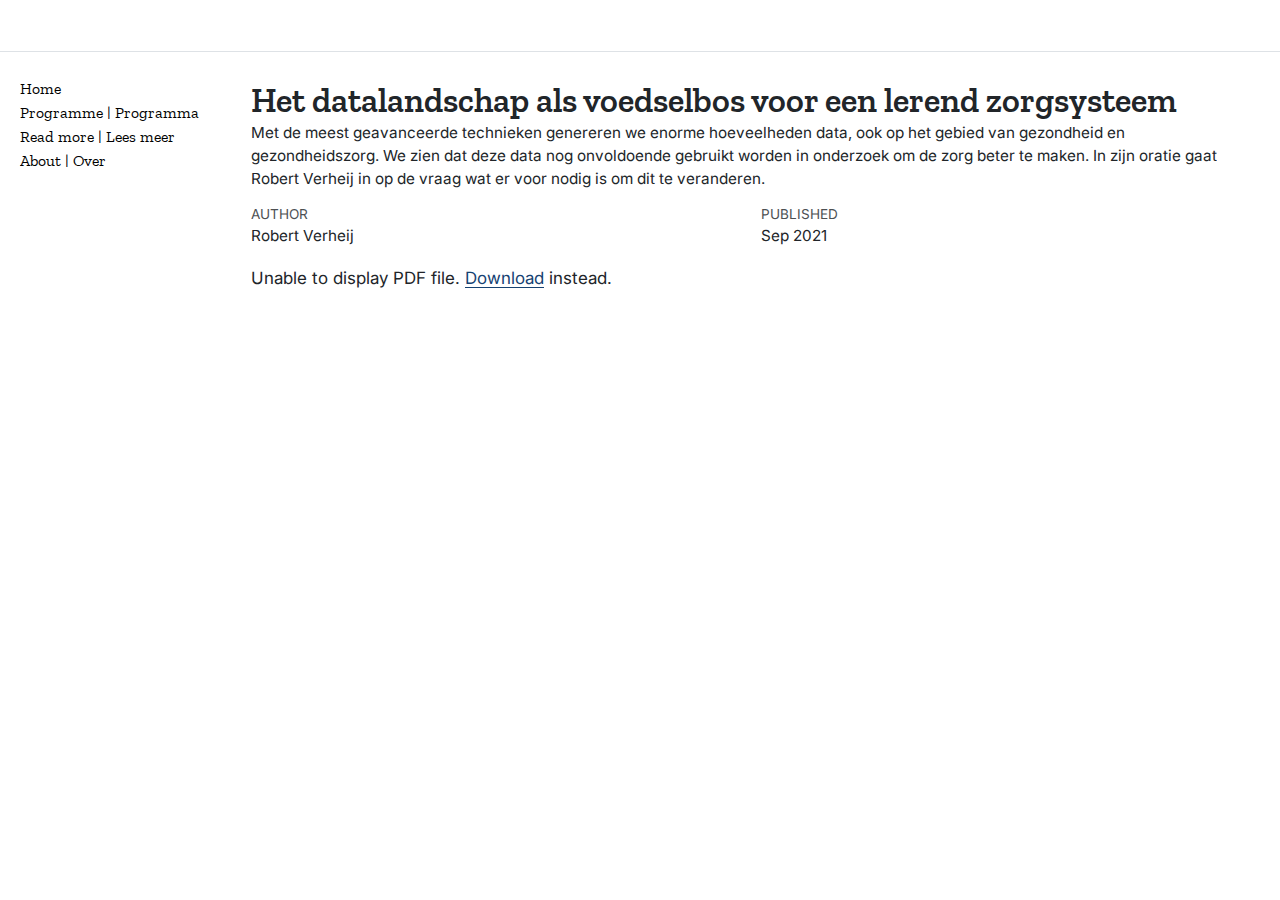
<file: read-more/verheij2021zorglandschap.html>
<!DOCTYPE html>
<html xmlns="http://www.w3.org/1999/xhtml" lang="en" xml:lang="en"><head>

<meta charset="utf-8">
<meta name="generator" content="quarto-1.6.39">

<meta name="viewport" content="width=device-width, initial-scale=1.0, user-scalable=yes">

<meta name="author" content="Robert Verheij">
<meta name="description" content="Met de meest geavanceerde technieken genereren we enorme hoeveelheden data, ook op het gebied van gezondheid en gezondheidszorg. We zien dat deze data nog onvoldoende gebruikt worden in onderzoek om de zorg beter te maken. In zijn oratie gaat Robert Verheij in op de vraag wat er voor nodig is om dit te veranderen.">

<title>Het datalandschap als voedselbos voor een lerend zorgsysteem – Data Solidarity</title>
<style>
code{white-space: pre-wrap;}
span.smallcaps{font-variant: small-caps;}
div.columns{display: flex; gap: min(4vw, 1.5em);}
div.column{flex: auto; overflow-x: auto;}
div.hanging-indent{margin-left: 1.5em; text-indent: -1.5em;}
ul.task-list{list-style: none;}
ul.task-list li input[type="checkbox"] {
  width: 0.8em;
  margin: 0 0.8em 0.2em -1em; /* quarto-specific, see https://github.com/quarto-dev/quarto-cli/issues/4556 */ 
  vertical-align: middle;
}
</style>


<script src="../site_libs/quarto-nav/quarto-nav.js"></script>
<script src="../site_libs/quarto-nav/headroom.min.js"></script>
<script src="../site_libs/clipboard/clipboard.min.js"></script>
<script src="../site_libs/quarto-html/quarto.js"></script>
<script src="../site_libs/quarto-html/popper.min.js"></script>
<script src="../site_libs/quarto-html/tippy.umd.min.js"></script>
<script src="../site_libs/quarto-html/anchor.min.js"></script>
<link href="../site_libs/quarto-html/tippy.css" rel="stylesheet">
<link href="../site_libs/quarto-html/quarto-syntax-highlighting-cc6107df646ca5ad5b0f4c970cb58fb1.css" rel="stylesheet" id="quarto-text-highlighting-styles">
<script src="../site_libs/bootstrap/bootstrap.min.js"></script>
<link href="../site_libs/bootstrap/bootstrap-icons.css" rel="stylesheet">
<link href="../site_libs/bootstrap/bootstrap-eade3ba8aba961550355ca47eac94d7b.min.css" rel="stylesheet" append-hash="true" id="quarto-bootstrap" data-mode="light">
<script id="quarto-search-options" type="application/json">{
  "language": {
    "search-no-results-text": "No results",
    "search-matching-documents-text": "matching documents",
    "search-copy-link-title": "Copy link to search",
    "search-hide-matches-text": "Hide additional matches",
    "search-more-match-text": "more match in this document",
    "search-more-matches-text": "more matches in this document",
    "search-clear-button-title": "Clear",
    "search-text-placeholder": "",
    "search-detached-cancel-button-title": "Cancel",
    "search-submit-button-title": "Submit",
    "search-label": "Search"
  }
}</script>


<link rel="stylesheet" href="../styles.css">
</head>

<body class="nav-sidebar docked nav-fixed">

<div id="quarto-search-results"></div>
  <header id="quarto-header" class="headroom fixed-top">
    <nav class="navbar navbar-expand-md " data-bs-theme="dark">
      <div class="navbar-container container-fluid">
        <div class="quarto-navbar-tools tools-end">
</div>
      </div> <!-- /container-fluid -->
    </nav>
  <nav class="quarto-secondary-nav">
    <div class="container-fluid d-flex">
      <button type="button" class="quarto-btn-toggle btn" data-bs-toggle="collapse" role="button" data-bs-target=".quarto-sidebar-collapse-item" aria-controls="quarto-sidebar" aria-expanded="false" aria-label="Toggle sidebar navigation" onclick="if (window.quartoToggleHeadroom) { window.quartoToggleHeadroom(); }">
        <i class="bi bi-layout-text-sidebar-reverse"></i>
      </button>
        <nav class="quarto-page-breadcrumbs" aria-label="breadcrumb"><ol class="breadcrumb"><li class="breadcrumb-item">Het datalandschap als voedselbos voor een lerend zorgsysteem</li></ol></nav>
        <a class="flex-grow-1" role="navigation" data-bs-toggle="collapse" data-bs-target=".quarto-sidebar-collapse-item" aria-controls="quarto-sidebar" aria-expanded="false" aria-label="Toggle sidebar navigation" onclick="if (window.quartoToggleHeadroom) { window.quartoToggleHeadroom(); }">      
        </a>
    </div>
  </nav>
</header>
<!-- content -->
<div id="quarto-content" class="quarto-container page-columns page-rows-contents page-layout-full page-navbar">
<!-- sidebar -->
  <nav id="quarto-sidebar" class="sidebar collapse collapse-horizontal quarto-sidebar-collapse-item sidebar-navigation docked overflow-auto">
    <div class="sidebar-menu-container"> 
    <ul class="list-unstyled mt-1">
        <li class="sidebar-item">
  <div class="sidebar-item-container"> 
  <a href="../index.html" class="sidebar-item-text sidebar-link">
 <span class="menu-text">Home</span></a>
  </div>
</li>
        <li class="sidebar-item">
  <div class="sidebar-item-container"> 
  <a href="../programma.html" class="sidebar-item-text sidebar-link">
 <span class="menu-text">Programme | Programma</span></a>
  </div>
</li>
        <li class="sidebar-item">
  <div class="sidebar-item-container"> 
  <a href="../more.html" class="sidebar-item-text sidebar-link">
 <span class="menu-text">Read more | Lees meer</span></a>
  </div>
</li>
        <li class="sidebar-item">
  <div class="sidebar-item-container"> 
  <a href="../about.html" class="sidebar-item-text sidebar-link">
 <span class="menu-text">About | Over</span></a>
  </div>
</li>
    </ul>
    </div>
</nav>
<div id="quarto-sidebar-glass" class="quarto-sidebar-collapse-item" data-bs-toggle="collapse" data-bs-target=".quarto-sidebar-collapse-item"></div>
<!-- margin-sidebar -->
    
<!-- main -->
<main class="content column-page-right" id="quarto-document-content">

<header id="title-block-header" class="quarto-title-block default">
<div class="quarto-title">
<h1 class="title">Het datalandschap als voedselbos voor een lerend zorgsysteem</h1>
</div>

<div>
  <div class="description">
    <p>Met de meest geavanceerde technieken genereren we enorme hoeveelheden data, ook op het gebied van gezondheid en gezondheidszorg. We zien dat deze data nog onvoldoende gebruikt worden in onderzoek om de zorg beter te maken. In zijn oratie gaat Robert Verheij in op de vraag wat er voor nodig is om dit te veranderen.</p>
  </div>
</div>


<div class="quarto-title-meta column-page-right">

    <div>
    <div class="quarto-title-meta-heading">Author</div>
    <div class="quarto-title-meta-contents">
             <p>Robert Verheij </p>
          </div>
  </div>
    
    <div>
    <div class="quarto-title-meta-heading">Published</div>
    <div class="quarto-title-meta-contents">
      <p class="date">Sep 2021</p>
    </div>
  </div>
  
    
  </div>
  


</header>


<p><object data="/resources/verheij2021zorglandschap.pdf" type="application/pdf" width="100%" height="800"><p>Unable to display PDF file. <a href="../resources/verheij2021zorglandschap.pdf">Download</a> instead.</p></object></p>



</main> <!-- /main -->
<script id="quarto-html-after-body" type="application/javascript">
window.document.addEventListener("DOMContentLoaded", function (event) {
  const toggleBodyColorMode = (bsSheetEl) => {
    const mode = bsSheetEl.getAttribute("data-mode");
    const bodyEl = window.document.querySelector("body");
    if (mode === "dark") {
      bodyEl.classList.add("quarto-dark");
      bodyEl.classList.remove("quarto-light");
    } else {
      bodyEl.classList.add("quarto-light");
      bodyEl.classList.remove("quarto-dark");
    }
  }
  const toggleBodyColorPrimary = () => {
    const bsSheetEl = window.document.querySelector("link#quarto-bootstrap");
    if (bsSheetEl) {
      toggleBodyColorMode(bsSheetEl);
    }
  }
  toggleBodyColorPrimary();  
  const icon = "";
  const anchorJS = new window.AnchorJS();
  anchorJS.options = {
    placement: 'right',
    icon: icon
  };
  anchorJS.add('.anchored');
  const isCodeAnnotation = (el) => {
    for (const clz of el.classList) {
      if (clz.startsWith('code-annotation-')) {                     
        return true;
      }
    }
    return false;
  }
  const onCopySuccess = function(e) {
    // button target
    const button = e.trigger;
    // don't keep focus
    button.blur();
    // flash "checked"
    button.classList.add('code-copy-button-checked');
    var currentTitle = button.getAttribute("title");
    button.setAttribute("title", "Copied!");
    let tooltip;
    if (window.bootstrap) {
      button.setAttribute("data-bs-toggle", "tooltip");
      button.setAttribute("data-bs-placement", "left");
      button.setAttribute("data-bs-title", "Copied!");
      tooltip = new bootstrap.Tooltip(button, 
        { trigger: "manual", 
          customClass: "code-copy-button-tooltip",
          offset: [0, -8]});
      tooltip.show();    
    }
    setTimeout(function() {
      if (tooltip) {
        tooltip.hide();
        button.removeAttribute("data-bs-title");
        button.removeAttribute("data-bs-toggle");
        button.removeAttribute("data-bs-placement");
      }
      button.setAttribute("title", currentTitle);
      button.classList.remove('code-copy-button-checked');
    }, 1000);
    // clear code selection
    e.clearSelection();
  }
  const getTextToCopy = function(trigger) {
      const codeEl = trigger.previousElementSibling.cloneNode(true);
      for (const childEl of codeEl.children) {
        if (isCodeAnnotation(childEl)) {
          childEl.remove();
        }
      }
      return codeEl.innerText;
  }
  const clipboard = new window.ClipboardJS('.code-copy-button:not([data-in-quarto-modal])', {
    text: getTextToCopy
  });
  clipboard.on('success', onCopySuccess);
  if (window.document.getElementById('quarto-embedded-source-code-modal')) {
    const clipboardModal = new window.ClipboardJS('.code-copy-button[data-in-quarto-modal]', {
      text: getTextToCopy,
      container: window.document.getElementById('quarto-embedded-source-code-modal')
    });
    clipboardModal.on('success', onCopySuccess);
  }
    var localhostRegex = new RegExp(/^(?:http|https):\/\/localhost\:?[0-9]*\//);
    var mailtoRegex = new RegExp(/^mailto:/);
      var filterRegex = new RegExp("https:\/\/datasolidarity\.community");
    var isInternal = (href) => {
        return filterRegex.test(href) || localhostRegex.test(href) || mailtoRegex.test(href);
    }
    // Inspect non-navigation links and adorn them if external
 	var links = window.document.querySelectorAll('a[href]:not(.nav-link):not(.navbar-brand):not(.toc-action):not(.sidebar-link):not(.sidebar-item-toggle):not(.pagination-link):not(.no-external):not([aria-hidden]):not(.dropdown-item):not(.quarto-navigation-tool):not(.about-link)');
    for (var i=0; i<links.length; i++) {
      const link = links[i];
      if (!isInternal(link.href)) {
        // undo the damage that might have been done by quarto-nav.js in the case of
        // links that we want to consider external
        if (link.dataset.originalHref !== undefined) {
          link.href = link.dataset.originalHref;
        }
      }
    }
  function tippyHover(el, contentFn, onTriggerFn, onUntriggerFn) {
    const config = {
      allowHTML: true,
      maxWidth: 500,
      delay: 100,
      arrow: false,
      appendTo: function(el) {
          return el.parentElement;
      },
      interactive: true,
      interactiveBorder: 10,
      theme: 'quarto',
      placement: 'bottom-start',
    };
    if (contentFn) {
      config.content = contentFn;
    }
    if (onTriggerFn) {
      config.onTrigger = onTriggerFn;
    }
    if (onUntriggerFn) {
      config.onUntrigger = onUntriggerFn;
    }
    window.tippy(el, config); 
  }
  const noterefs = window.document.querySelectorAll('a[role="doc-noteref"]');
  for (var i=0; i<noterefs.length; i++) {
    const ref = noterefs[i];
    tippyHover(ref, function() {
      // use id or data attribute instead here
      let href = ref.getAttribute('data-footnote-href') || ref.getAttribute('href');
      try { href = new URL(href).hash; } catch {}
      const id = href.replace(/^#\/?/, "");
      const note = window.document.getElementById(id);
      if (note) {
        return note.innerHTML;
      } else {
        return "";
      }
    });
  }
  const xrefs = window.document.querySelectorAll('a.quarto-xref');
  const processXRef = (id, note) => {
    // Strip column container classes
    const stripColumnClz = (el) => {
      el.classList.remove("page-full", "page-columns");
      if (el.children) {
        for (const child of el.children) {
          stripColumnClz(child);
        }
      }
    }
    stripColumnClz(note)
    if (id === null || id.startsWith('sec-')) {
      // Special case sections, only their first couple elements
      const container = document.createElement("div");
      if (note.children && note.children.length > 2) {
        container.appendChild(note.children[0].cloneNode(true));
        for (let i = 1; i < note.children.length; i++) {
          const child = note.children[i];
          if (child.tagName === "P" && child.innerText === "") {
            continue;
          } else {
            container.appendChild(child.cloneNode(true));
            break;
          }
        }
        if (window.Quarto?.typesetMath) {
          window.Quarto.typesetMath(container);
        }
        return container.innerHTML
      } else {
        if (window.Quarto?.typesetMath) {
          window.Quarto.typesetMath(note);
        }
        return note.innerHTML;
      }
    } else {
      // Remove any anchor links if they are present
      const anchorLink = note.querySelector('a.anchorjs-link');
      if (anchorLink) {
        anchorLink.remove();
      }
      if (window.Quarto?.typesetMath) {
        window.Quarto.typesetMath(note);
      }
      if (note.classList.contains("callout")) {
        return note.outerHTML;
      } else {
        return note.innerHTML;
      }
    }
  }
  for (var i=0; i<xrefs.length; i++) {
    const xref = xrefs[i];
    tippyHover(xref, undefined, function(instance) {
      instance.disable();
      let url = xref.getAttribute('href');
      let hash = undefined; 
      if (url.startsWith('#')) {
        hash = url;
      } else {
        try { hash = new URL(url).hash; } catch {}
      }
      if (hash) {
        const id = hash.replace(/^#\/?/, "");
        const note = window.document.getElementById(id);
        if (note !== null) {
          try {
            const html = processXRef(id, note.cloneNode(true));
            instance.setContent(html);
          } finally {
            instance.enable();
            instance.show();
          }
        } else {
          // See if we can fetch this
          fetch(url.split('#')[0])
          .then(res => res.text())
          .then(html => {
            const parser = new DOMParser();
            const htmlDoc = parser.parseFromString(html, "text/html");
            const note = htmlDoc.getElementById(id);
            if (note !== null) {
              const html = processXRef(id, note);
              instance.setContent(html);
            } 
          }).finally(() => {
            instance.enable();
            instance.show();
          });
        }
      } else {
        // See if we can fetch a full url (with no hash to target)
        // This is a special case and we should probably do some content thinning / targeting
        fetch(url)
        .then(res => res.text())
        .then(html => {
          const parser = new DOMParser();
          const htmlDoc = parser.parseFromString(html, "text/html");
          const note = htmlDoc.querySelector('main.content');
          if (note !== null) {
            // This should only happen for chapter cross references
            // (since there is no id in the URL)
            // remove the first header
            if (note.children.length > 0 && note.children[0].tagName === "HEADER") {
              note.children[0].remove();
            }
            const html = processXRef(null, note);
            instance.setContent(html);
          } 
        }).finally(() => {
          instance.enable();
          instance.show();
        });
      }
    }, function(instance) {
    });
  }
      let selectedAnnoteEl;
      const selectorForAnnotation = ( cell, annotation) => {
        let cellAttr = 'data-code-cell="' + cell + '"';
        let lineAttr = 'data-code-annotation="' +  annotation + '"';
        const selector = 'span[' + cellAttr + '][' + lineAttr + ']';
        return selector;
      }
      const selectCodeLines = (annoteEl) => {
        const doc = window.document;
        const targetCell = annoteEl.getAttribute("data-target-cell");
        const targetAnnotation = annoteEl.getAttribute("data-target-annotation");
        const annoteSpan = window.document.querySelector(selectorForAnnotation(targetCell, targetAnnotation));
        const lines = annoteSpan.getAttribute("data-code-lines").split(",");
        const lineIds = lines.map((line) => {
          return targetCell + "-" + line;
        })
        let top = null;
        let height = null;
        let parent = null;
        if (lineIds.length > 0) {
            //compute the position of the single el (top and bottom and make a div)
            const el = window.document.getElementById(lineIds[0]);
            top = el.offsetTop;
            height = el.offsetHeight;
            parent = el.parentElement.parentElement;
          if (lineIds.length > 1) {
            const lastEl = window.document.getElementById(lineIds[lineIds.length - 1]);
            const bottom = lastEl.offsetTop + lastEl.offsetHeight;
            height = bottom - top;
          }
          if (top !== null && height !== null && parent !== null) {
            // cook up a div (if necessary) and position it 
            let div = window.document.getElementById("code-annotation-line-highlight");
            if (div === null) {
              div = window.document.createElement("div");
              div.setAttribute("id", "code-annotation-line-highlight");
              div.style.position = 'absolute';
              parent.appendChild(div);
            }
            div.style.top = top - 2 + "px";
            div.style.height = height + 4 + "px";
            div.style.left = 0;
            let gutterDiv = window.document.getElementById("code-annotation-line-highlight-gutter");
            if (gutterDiv === null) {
              gutterDiv = window.document.createElement("div");
              gutterDiv.setAttribute("id", "code-annotation-line-highlight-gutter");
              gutterDiv.style.position = 'absolute';
              const codeCell = window.document.getElementById(targetCell);
              const gutter = codeCell.querySelector('.code-annotation-gutter');
              gutter.appendChild(gutterDiv);
            }
            gutterDiv.style.top = top - 2 + "px";
            gutterDiv.style.height = height + 4 + "px";
          }
          selectedAnnoteEl = annoteEl;
        }
      };
      const unselectCodeLines = () => {
        const elementsIds = ["code-annotation-line-highlight", "code-annotation-line-highlight-gutter"];
        elementsIds.forEach((elId) => {
          const div = window.document.getElementById(elId);
          if (div) {
            div.remove();
          }
        });
        selectedAnnoteEl = undefined;
      };
        // Handle positioning of the toggle
    window.addEventListener(
      "resize",
      throttle(() => {
        elRect = undefined;
        if (selectedAnnoteEl) {
          selectCodeLines(selectedAnnoteEl);
        }
      }, 10)
    );
    function throttle(fn, ms) {
    let throttle = false;
    let timer;
      return (...args) => {
        if(!throttle) { // first call gets through
            fn.apply(this, args);
            throttle = true;
        } else { // all the others get throttled
            if(timer) clearTimeout(timer); // cancel #2
            timer = setTimeout(() => {
              fn.apply(this, args);
              timer = throttle = false;
            }, ms);
        }
      };
    }
      // Attach click handler to the DT
      const annoteDls = window.document.querySelectorAll('dt[data-target-cell]');
      for (const annoteDlNode of annoteDls) {
        annoteDlNode.addEventListener('click', (event) => {
          const clickedEl = event.target;
          if (clickedEl !== selectedAnnoteEl) {
            unselectCodeLines();
            const activeEl = window.document.querySelector('dt[data-target-cell].code-annotation-active');
            if (activeEl) {
              activeEl.classList.remove('code-annotation-active');
            }
            selectCodeLines(clickedEl);
            clickedEl.classList.add('code-annotation-active');
          } else {
            // Unselect the line
            unselectCodeLines();
            clickedEl.classList.remove('code-annotation-active');
          }
        });
      }
  const findCites = (el) => {
    const parentEl = el.parentElement;
    if (parentEl) {
      const cites = parentEl.dataset.cites;
      if (cites) {
        return {
          el,
          cites: cites.split(' ')
        };
      } else {
        return findCites(el.parentElement)
      }
    } else {
      return undefined;
    }
  };
  var bibliorefs = window.document.querySelectorAll('a[role="doc-biblioref"]');
  for (var i=0; i<bibliorefs.length; i++) {
    const ref = bibliorefs[i];
    const citeInfo = findCites(ref);
    if (citeInfo) {
      tippyHover(citeInfo.el, function() {
        var popup = window.document.createElement('div');
        citeInfo.cites.forEach(function(cite) {
          var citeDiv = window.document.createElement('div');
          citeDiv.classList.add('hanging-indent');
          citeDiv.classList.add('csl-entry');
          var biblioDiv = window.document.getElementById('ref-' + cite);
          if (biblioDiv) {
            citeDiv.innerHTML = biblioDiv.innerHTML;
          }
          popup.appendChild(citeDiv);
        });
        return popup.innerHTML;
      });
    }
  }
});
</script>
</div> <!-- /content -->




</body></html>
</file>
<file: site_libs/quarto-html/tippy.css>
.tippy-box[data-animation=fade][data-state=hidden]{opacity:0}[data-tippy-root]{max-width:calc(100vw - 10px)}.tippy-box{position:relative;background-color:#333;color:#fff;border-radius:4px;font-size:14px;line-height:1.4;white-space:normal;outline:0;transition-property:transform,visibility,opacity}.tippy-box[data-placement^=top]>.tippy-arrow{bottom:0}.tippy-box[data-placement^=top]>.tippy-arrow:before{bottom:-7px;left:0;border-width:8px 8px 0;border-top-color:initial;transform-origin:center top}.tippy-box[data-placement^=bottom]>.tippy-arrow{top:0}.tippy-box[data-placement^=bottom]>.tippy-arrow:before{top:-7px;left:0;border-width:0 8px 8px;border-bottom-color:initial;transform-origin:center bottom}.tippy-box[data-placement^=left]>.tippy-arrow{right:0}.tippy-box[data-placement^=left]>.tippy-arrow:before{border-width:8px 0 8px 8px;border-left-color:initial;right:-7px;transform-origin:center left}.tippy-box[data-placement^=right]>.tippy-arrow{left:0}.tippy-box[data-placement^=right]>.tippy-arrow:before{left:-7px;border-width:8px 8px 8px 0;border-right-color:initial;transform-origin:center right}.tippy-box[data-inertia][data-state=visible]{transition-timing-function:cubic-bezier(.54,1.5,.38,1.11)}.tippy-arrow{width:16px;height:16px;color:#333}.tippy-arrow:before{content:"";position:absolute;border-color:transparent;border-style:solid}.tippy-content{position:relative;padding:5px 9px;z-index:1}
</file>
<file: site_libs/quarto-html/quarto-syntax-highlighting-cc6107df646ca5ad5b0f4c970cb58fb1.css>
/* quarto syntax highlight colors */
:root {
  --quarto-hl-ot-color: #003B4F;
  --quarto-hl-at-color: #657422;
  --quarto-hl-ss-color: #20794D;
  --quarto-hl-an-color: #5E5E5E;
  --quarto-hl-fu-color: #4758AB;
  --quarto-hl-st-color: #20794D;
  --quarto-hl-cf-color: #003B4F;
  --quarto-hl-op-color: #5E5E5E;
  --quarto-hl-er-color: #AD0000;
  --quarto-hl-bn-color: #AD0000;
  --quarto-hl-al-color: #AD0000;
  --quarto-hl-va-color: #111111;
  --quarto-hl-bu-color: inherit;
  --quarto-hl-ex-color: inherit;
  --quarto-hl-pp-color: #AD0000;
  --quarto-hl-in-color: #5E5E5E;
  --quarto-hl-vs-color: #20794D;
  --quarto-hl-wa-color: #5E5E5E;
  --quarto-hl-do-color: #5E5E5E;
  --quarto-hl-im-color: #00769E;
  --quarto-hl-ch-color: #20794D;
  --quarto-hl-dt-color: #AD0000;
  --quarto-hl-fl-color: #AD0000;
  --quarto-hl-co-color: #5E5E5E;
  --quarto-hl-cv-color: #5E5E5E;
  --quarto-hl-cn-color: #8f5902;
  --quarto-hl-sc-color: #5E5E5E;
  --quarto-hl-dv-color: #AD0000;
  --quarto-hl-kw-color: #003B4F;
}

/* other quarto variables */
:root {
  --quarto-font-monospace: "Fira Code";
}

pre > code.sourceCode > span {
  color: #003B4F;
}

code span {
  color: #003B4F;
}

code.sourceCode > span {
  color: #003B4F;
}

div.sourceCode,
div.sourceCode pre.sourceCode {
  color: #003B4F;
}

code span.ot {
  color: #003B4F;
  font-style: inherit;
}

code span.at {
  color: #657422;
  font-style: inherit;
}

code span.ss {
  color: #20794D;
  font-style: inherit;
}

code span.an {
  color: #5E5E5E;
  font-style: inherit;
}

code span.fu {
  color: #4758AB;
  font-style: inherit;
}

code span.st {
  color: #20794D;
  font-style: inherit;
}

code span.cf {
  color: #003B4F;
  font-weight: bold;
  font-style: inherit;
}

code span.op {
  color: #5E5E5E;
  font-style: inherit;
}

code span.er {
  color: #AD0000;
  font-style: inherit;
}

code span.bn {
  color: #AD0000;
  font-style: inherit;
}

code span.al {
  color: #AD0000;
  font-style: inherit;
}

code span.va {
  color: #111111;
  font-style: inherit;
}

code span.bu {
  font-style: inherit;
}

code span.ex {
  font-style: inherit;
}

code span.pp {
  color: #AD0000;
  font-style: inherit;
}

code span.in {
  color: #5E5E5E;
  font-style: inherit;
}

code span.vs {
  color: #20794D;
  font-style: inherit;
}

code span.wa {
  color: #5E5E5E;
  font-style: italic;
}

code span.do {
  color: #5E5E5E;
  font-style: italic;
}

code span.im {
  color: #00769E;
  font-style: inherit;
}

code span.ch {
  color: #20794D;
  font-style: inherit;
}

code span.dt {
  color: #AD0000;
  font-style: inherit;
}

code span.fl {
  color: #AD0000;
  font-style: inherit;
}

code span.co {
  color: #5E5E5E;
  font-style: inherit;
}

code span.cv {
  color: #5E5E5E;
  font-style: italic;
}

code span.cn {
  color: #8f5902;
  font-style: inherit;
}

code span.sc {
  color: #5E5E5E;
  font-style: inherit;
}

code span.dv {
  color: #AD0000;
  font-style: inherit;
}

code span.kw {
  color: #003B4F;
  font-weight: bold;
  font-style: inherit;
}

.prevent-inlining {
  content: "</";
}

/*# sourceMappingURL=1165cca2b546fc83556d72c28d5d713f.css.map */
</file>
<file: styles.css>
@media (min-width: 1020px) {
.navbar-brand-container {
  margin-right: 1em;
}
}



@media (max-width: 1060px) and (min-width: 991.98px) {

#navbarCollapse ul:last-of-type a.nav-link {
  padding-left: .25em;
  padding-right: .25em;
}

.navbar #quarto-search {
  margin-left: .1em;
}

.navbar .bi-twitter,
.navbar .bi-github,
.navbar .bi-rss
 {
  font-size: .8em;
}
}


@media (min-width: 991.98px) {
#quarto-header {
  border-bottom: 1px solid #dee2e6;
}
}

.navbar-brand > img {
  max-height: 36px;
}


.platform-table td {
  vertical-align: middle;
}

.platform-table td > div.sourceCode {
  margin-top: 0.3rem;
  margin-bottom: 0.3rem;
}


.document-example {
  opacity: 0.9;
  padding: 6px; 
  font-weight: 500;
  margin-bottom: 1rem;
}

.document-example div {
  padding: 5px;
}


.document-example .citation {
  color: blue;
}

.trademark {
  font-size: 0.6rem;
  display: inline-block;
  margin-left: -3px;
}

.search-attribution {
  margin-top: 20px;
  padding-bottom: 20px;
  height: 40px;
}

.download-button {
  margin-top: 1em;
}

.download-table {
  margin-bottom: 2em;  
}

.download-table p {
  margin-bottom: 0;
}

.download-table .checksum {
  color: var(--bs-primary);
  font-size: .775em;
  cursor: pointer;
  padding-top: 4px;
}

.download-button {
  display:flex;
  padding-bottom: 10px;
  padding-top: 10px;
}

.download-button .secondary {
  font-size: .775em;
  margin-bottom: 0;
}

.download-button .container {
  display: flex;
  padding-left: 10px;
  padding-right: 40px;
}

.download-button .icon-container {
  fill: white;
  width: 30px;
  margin-right: 15px;
}

iframe.reveal-demo {
  width: 100%;
  height: 350px;
  outline: none;
}


.slide-deck {
  border: 3px solid #dee2e6;
  width: 100%;
  height: 475px;
}

@media only screen and (max-width: 600px) {
 .slide-deck {
    height: 400px;
  }
}


@media (max-width: 575px) {

.link-cards .card {
  margin-bottom: 20px;
  margin-right: 35px;
}

}

@media (min-width: 576px) { 
.link-cards {
  display: flex;
  flex-direction: row;
  flex-wrap: wrap;
}

.link-cards .card {
  width: 190px;
  margin: 0 20px 12px 0;
}


}


.link-cards .card {
  border: none;
  padding: 0;
}

.link-cards .card-title h4 {
  margin-top: 0;
}

.link-cards .card-title p {
  margin-bottom: 0;
}

.link-cards .card-subtitle {
  margin-bottom: 0.7rem;
}

.link-cards .card-body {
  padding: 0.5rem;
  padding-left: 0.1rem;
}

.link-cards .card-body ul {
  margin-bottom: 0;
  padding-left: 0;
  list-style-type: none;
}

.link-cards .card-body ul a {
  text-decoration: none;
}

.link-cards .card-body ul li {
  padding-bottom: 0.2rem;
}


.card .source-code {
  margin-top: 3px;
}

.carousel.card {
  font-size: 16px;
  padding-top: 2em;
}

.carousel.card a {
  text-decoration: none;
}

.carousel img {
  width: 70%;
  margin-bottom: 110px;
}

.carousel .carousel-control-prev-icon, 
.carousel .carousel-control-next-icon {
  margin-bottom: 110px;
}


.gallery-category {
  column-gap: 10px;
}

.btn-action-primary {
  color: white;
  background-color: #447099 !important;
}

.btn-action-primary:hover {
  color: white;
}

.btn-action {
  min-width: 165px;
  border-radius: 30px;
  border: none;
}

.panel-tabset[data-group="tools-tabset"] .choose-your-tool {
  max-width: 90px;
  margin-right: 25px;
  margin-top: 30px;
  font-weight: 300;
  font-size: 1.3rem;
  text-align: left;
  vertical-align: center;
}

.panel-tabset[data-group="tools-tabset"] .tab-content {
  border: none;
  padding-left: 5px;
}

.panel-tabset[data-group="tools-tabset"] .nav-tabs {
  border-bottom: none;
}

.panel-tabset[data-group="tools-tabset"] .nav-tabs .nav-link {
  text-align: center;
  margin-right: 10px;
  margin-top: 10px;
  color: inherit;
  width: 102px;
  font-size: 0.8em;
}

.panel-tabset[data-group="tools-tabset"] .nav-tabs .nav-link, 
.panel-tabset[data-group="tools-tabset"] .nav-tabs .nav-link.active, 
.panel-tabset[data-group="tools-tabset"] .nav-tabs .nav-item.show .nav-link {
  border: 1px solid  rgb(222, 226, 230);
  border-radius: 10px;
}
.panel-tabset[data-group="tools-tabset"] .nav-tabs .nav-link:hover {
   border-color: rgb(80,146,221);
   border-width: 1px;
} 

.panel-tabset[data-group="tools-tabset"] .nav-tabs .nav-link.active, 
.panel-tabset[data-group="tools-tabset"] .nav-tabs .nav-item.show .nav-link {
  border-color: rgb(80,146,221);
  border-width: 2px;
}

.panel-tabset[data-group="tools-tabset"] .nav-tabs .nav-link img {
  width: 65px;
  height: 65px;
  display: block;
  margin-bottom: 2px;
}

/*
.panel-tabset[data-group="tools-tabset"] .nav-tabs .nav-link {
  text-align: center;
  margin-right: 10px;
  margin-top: 10px;
  color: inherit;
  width: 102px;
  font-size: 0.8em;
}
 
.panel-tabset[data-group="tools-tabset"] .nav-tabs .nav-link img {
  width: 45px;
  height: 45px;
  margin-left: 10px;
  display: block;
  margin-bottom: 2px;
}
*/


.download-text {
  font-size: 1.1em;
  font-weight: 500;  
}

.preview-image-grid {
  gap: .75em;
}

.preview-image-grid p {
  margin-bottom: 0;
}

.preview-image-label {
  text-align: center;
  font-size: .75em;
  font-weight: 600;
}

.illustration {
  border: 1px solid #dee2e6;
}
</file>
